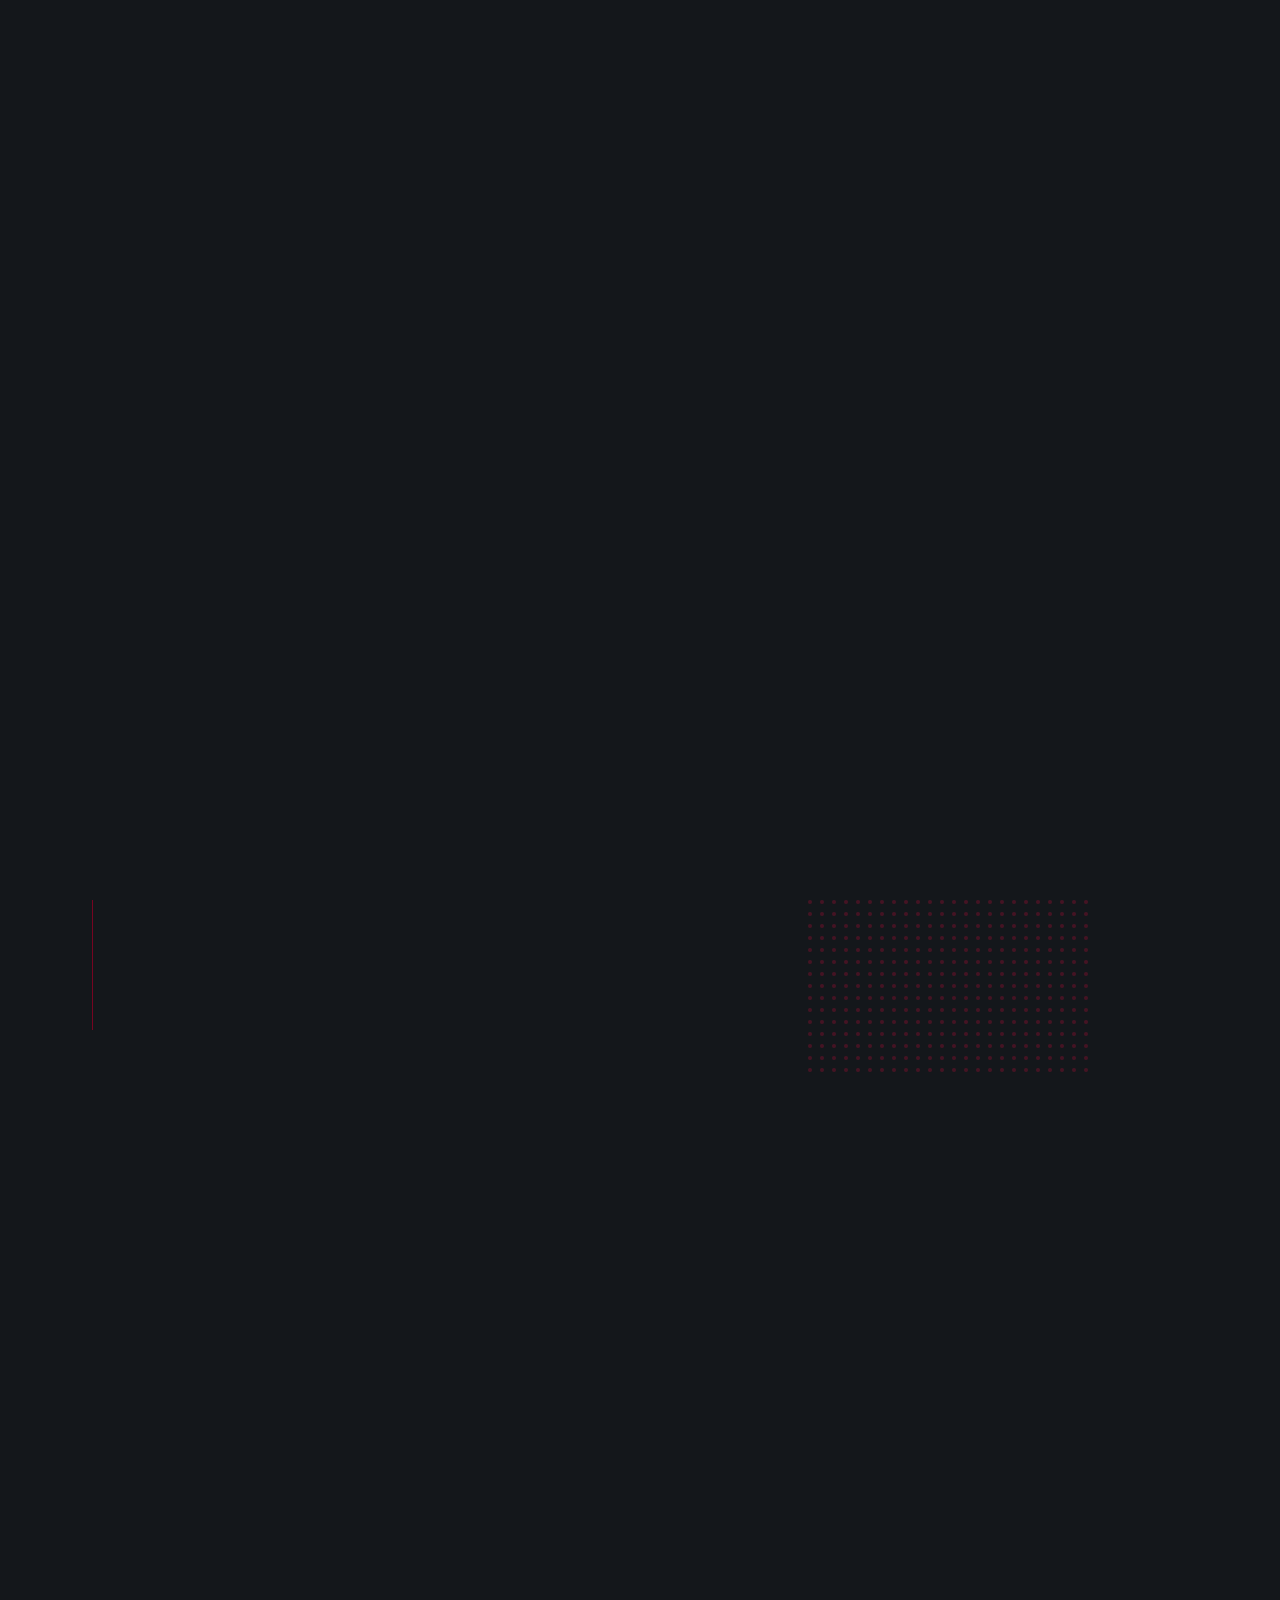
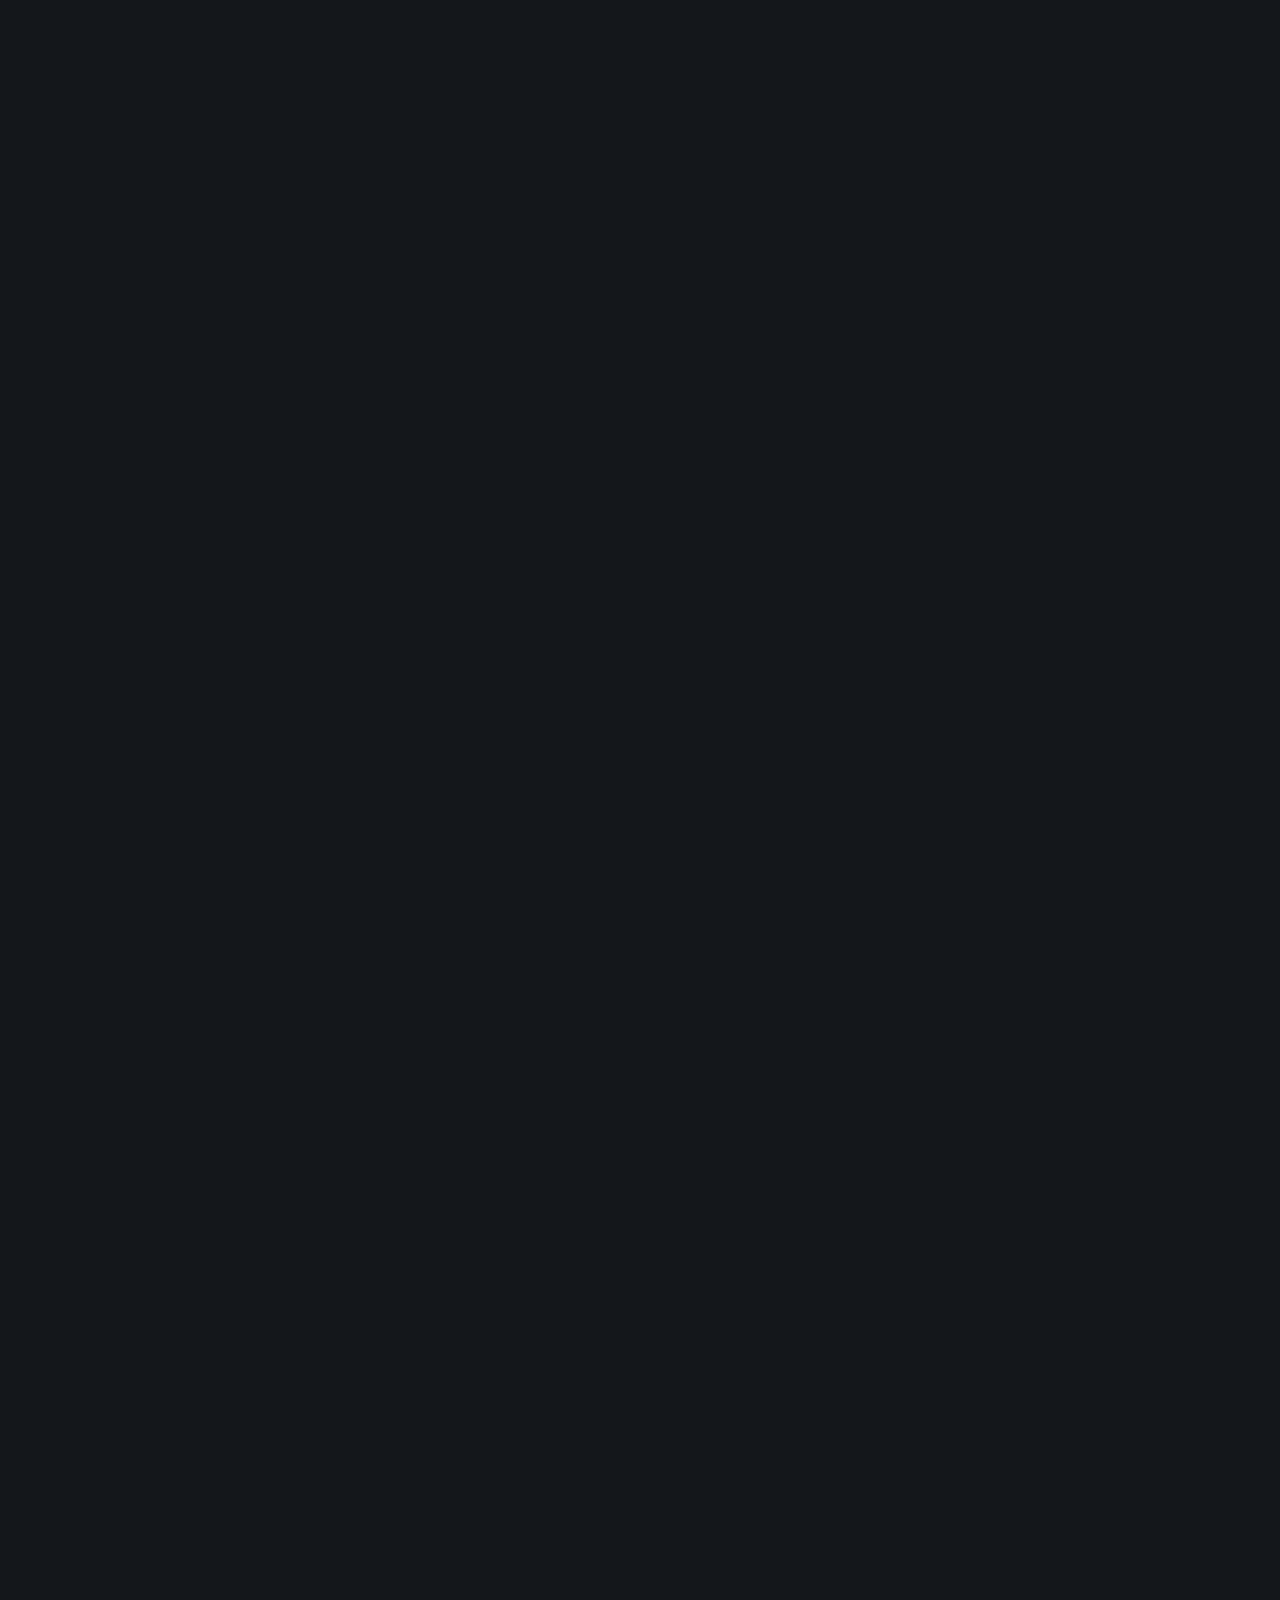
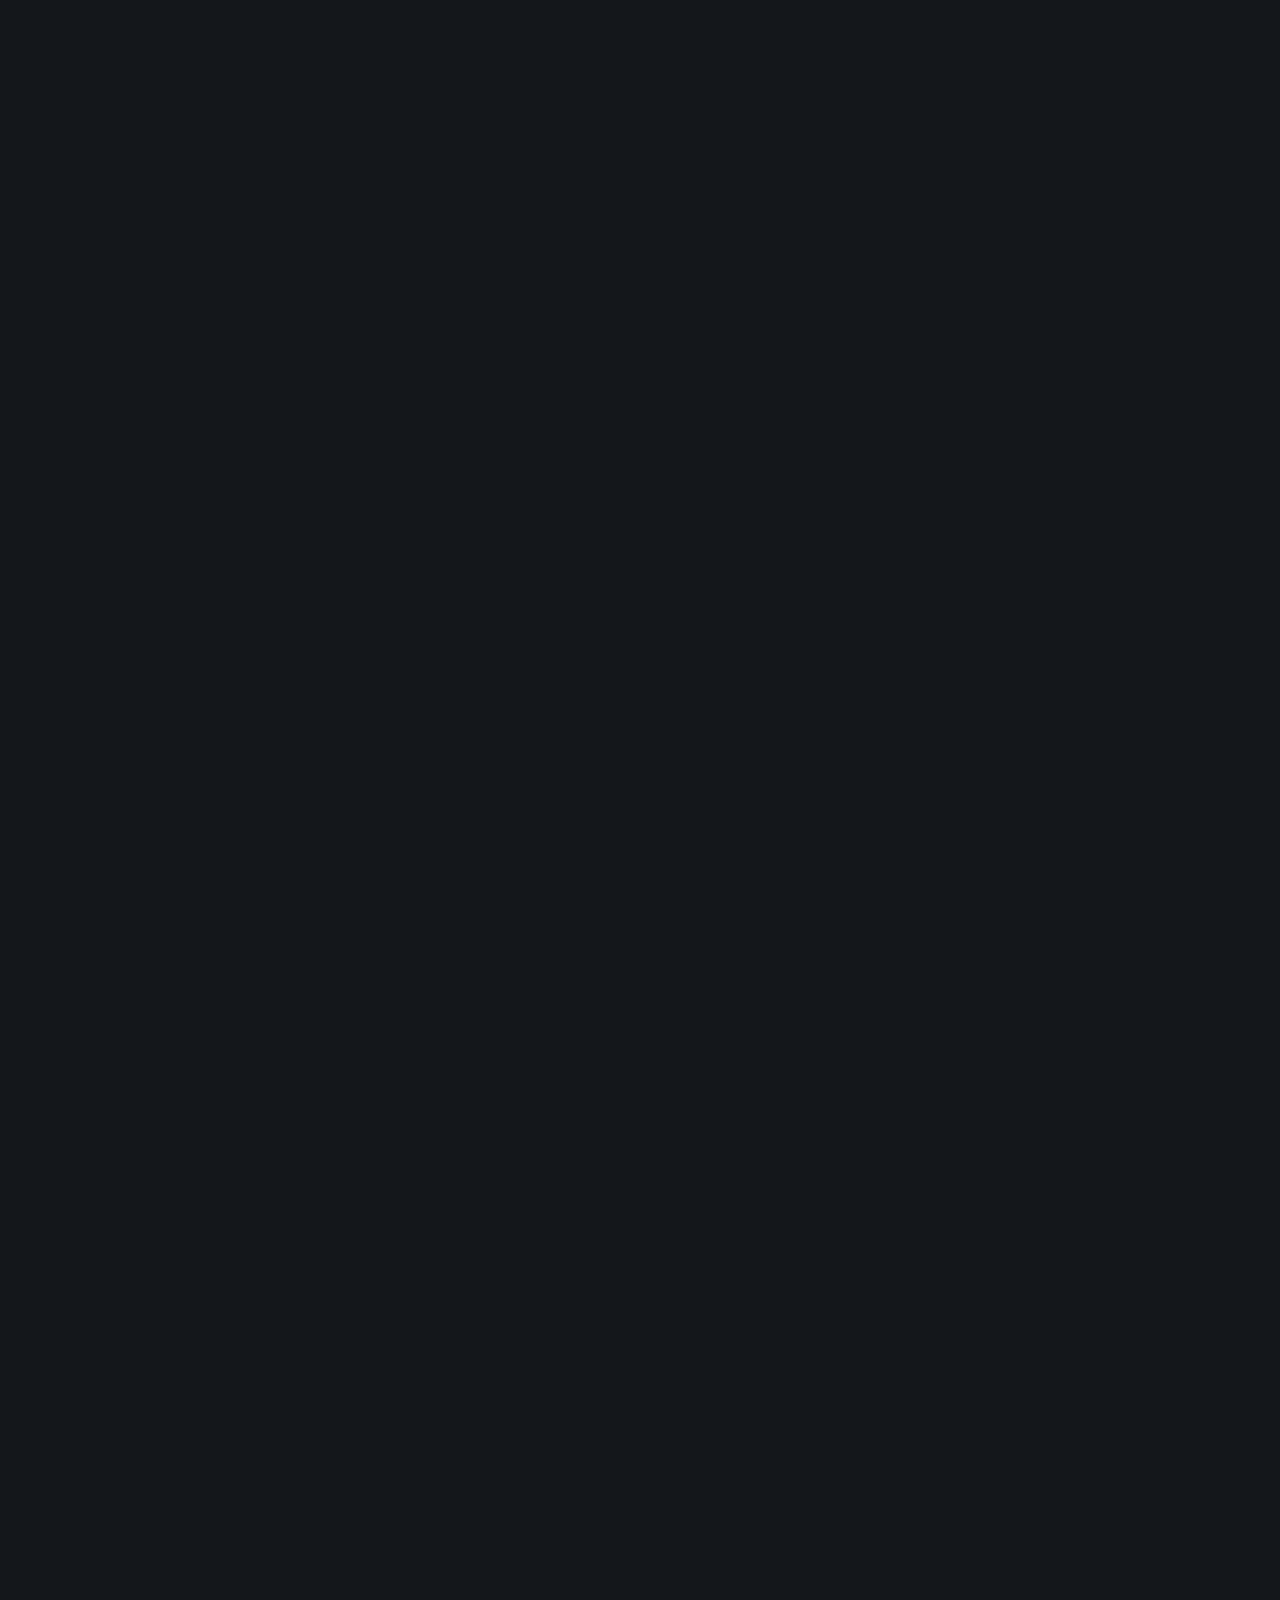
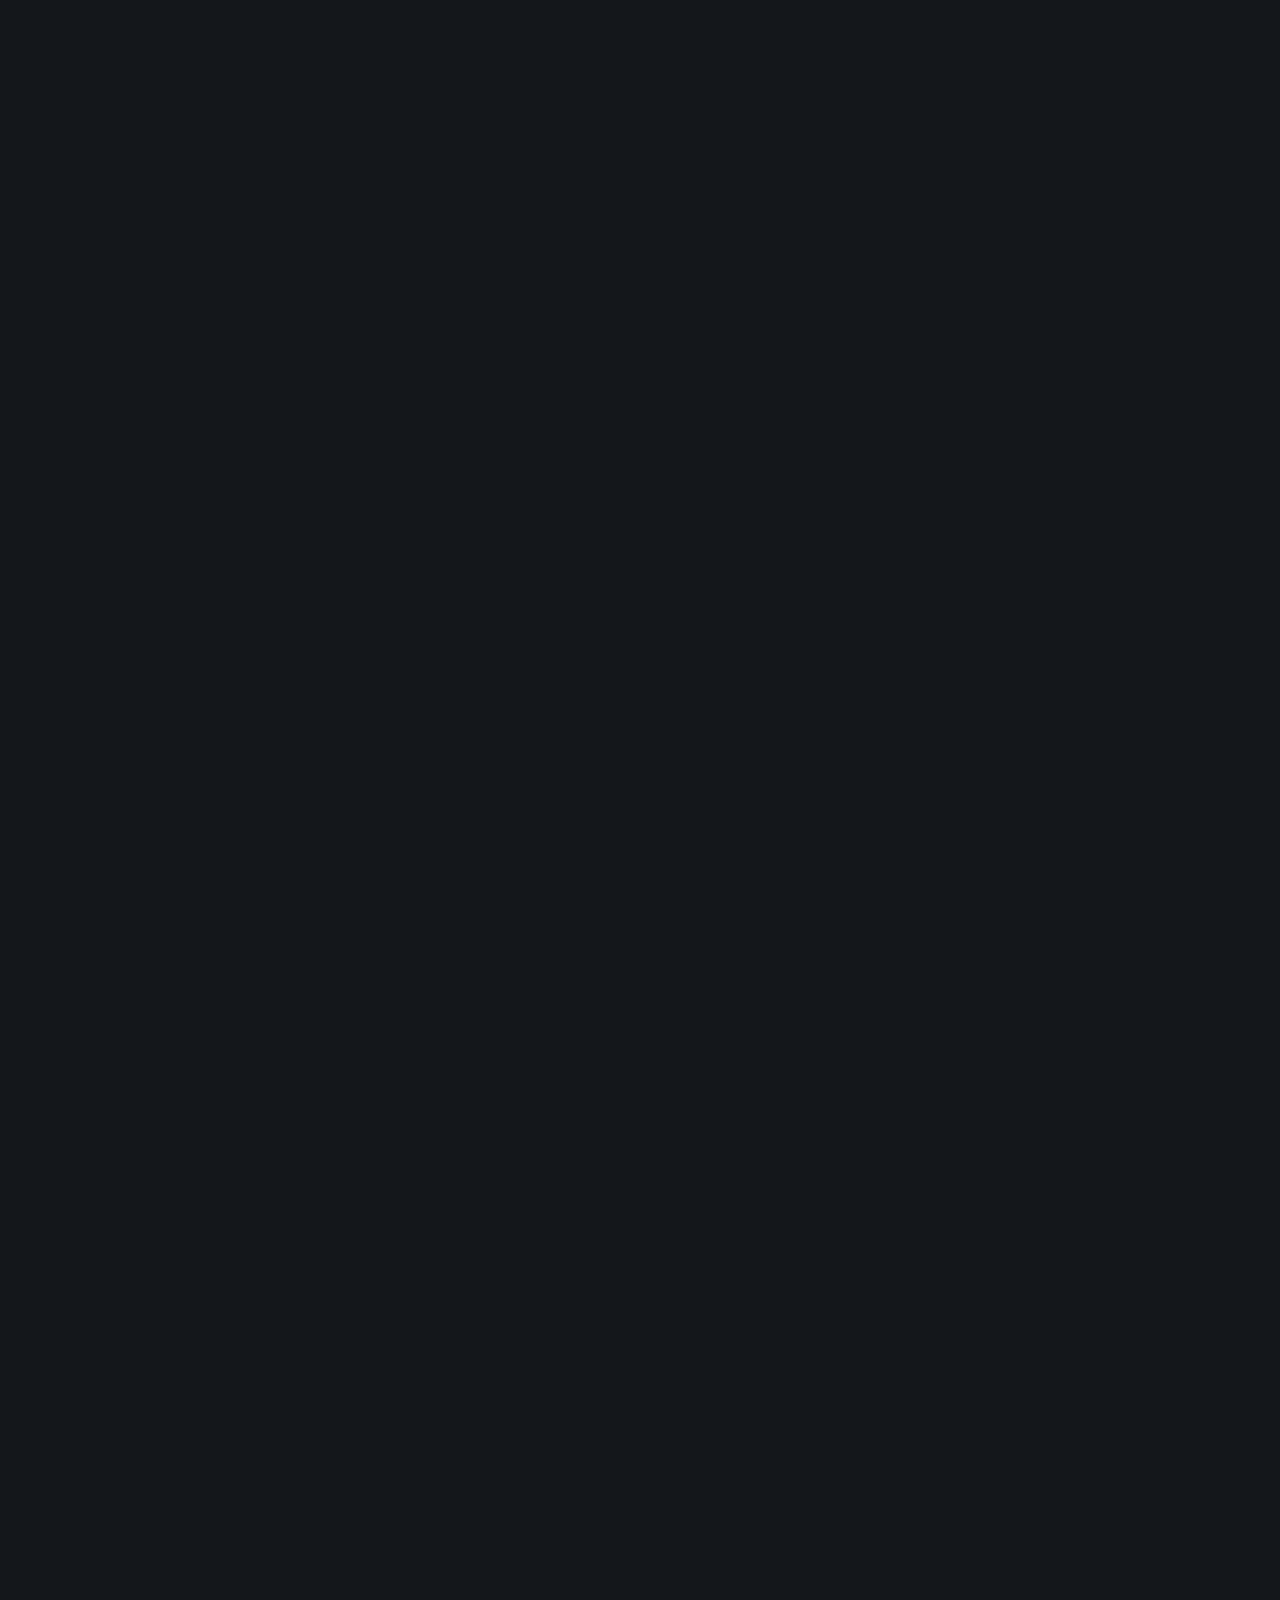
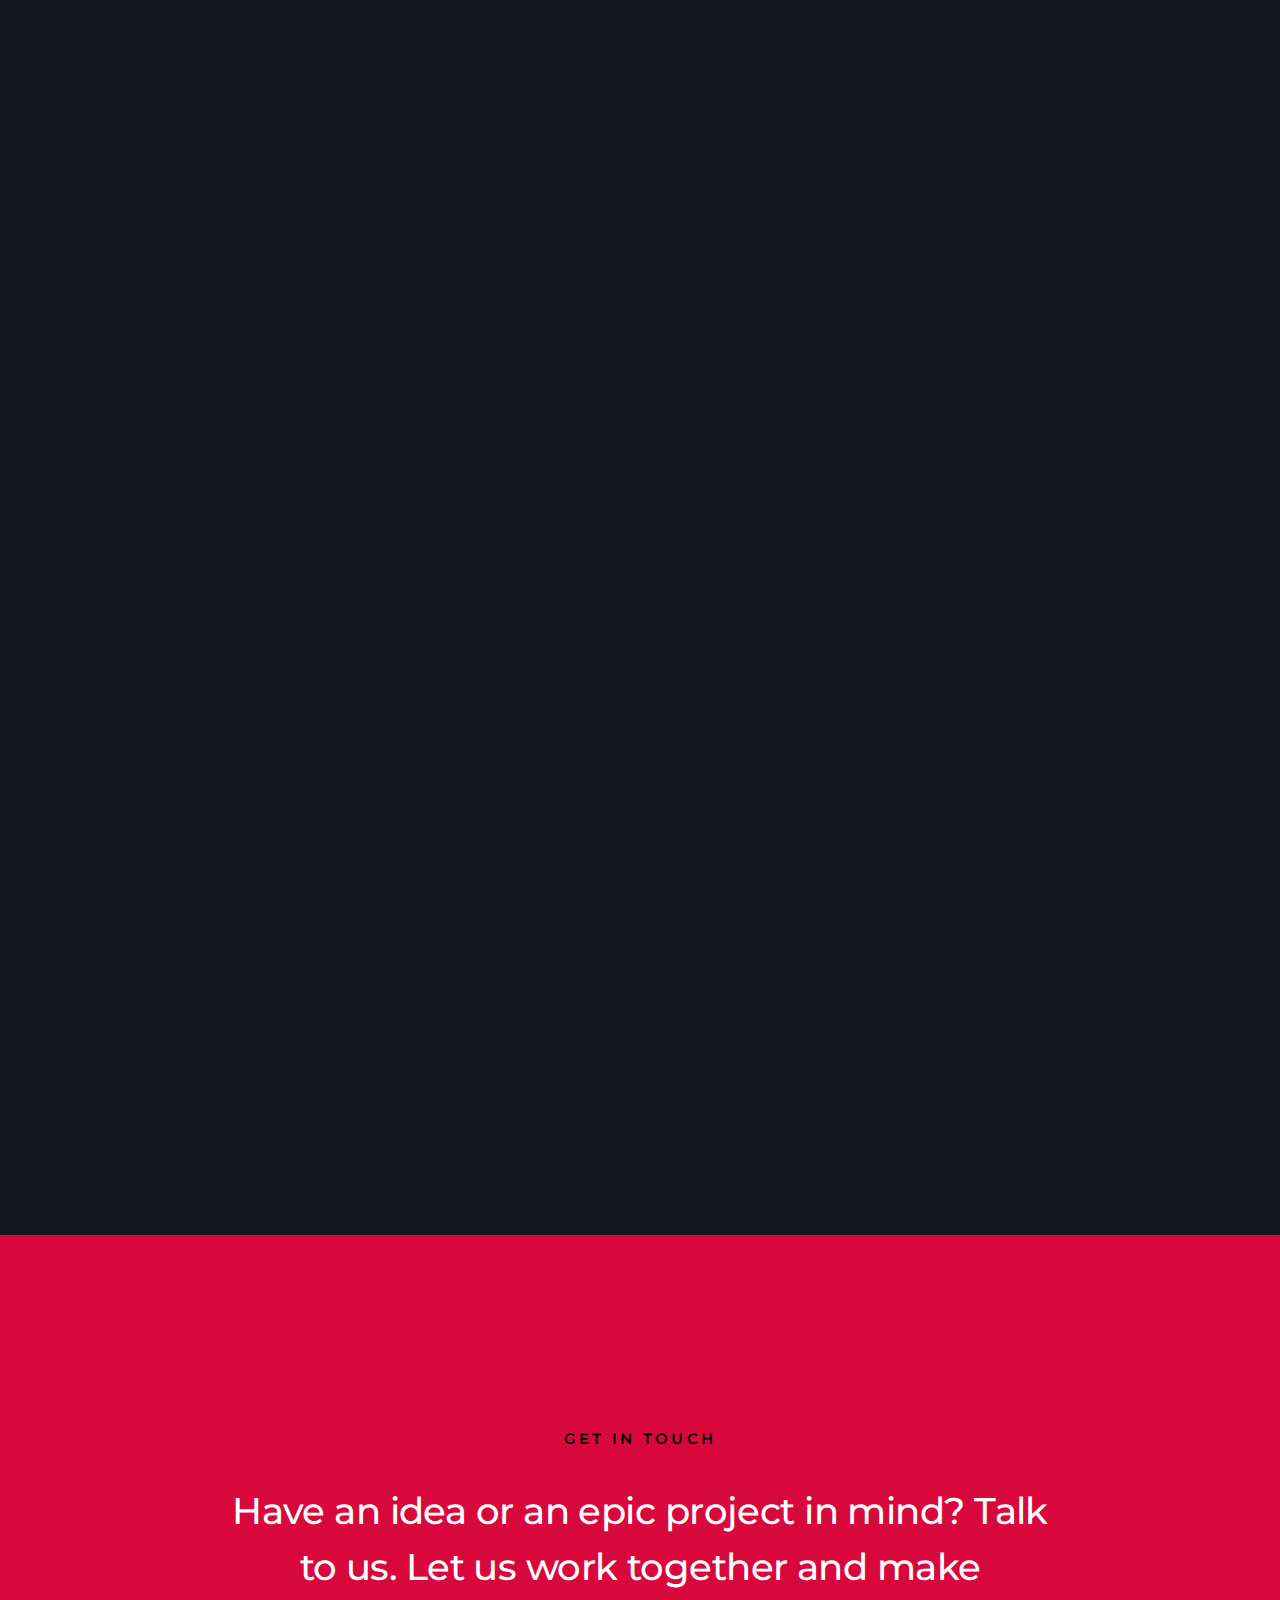
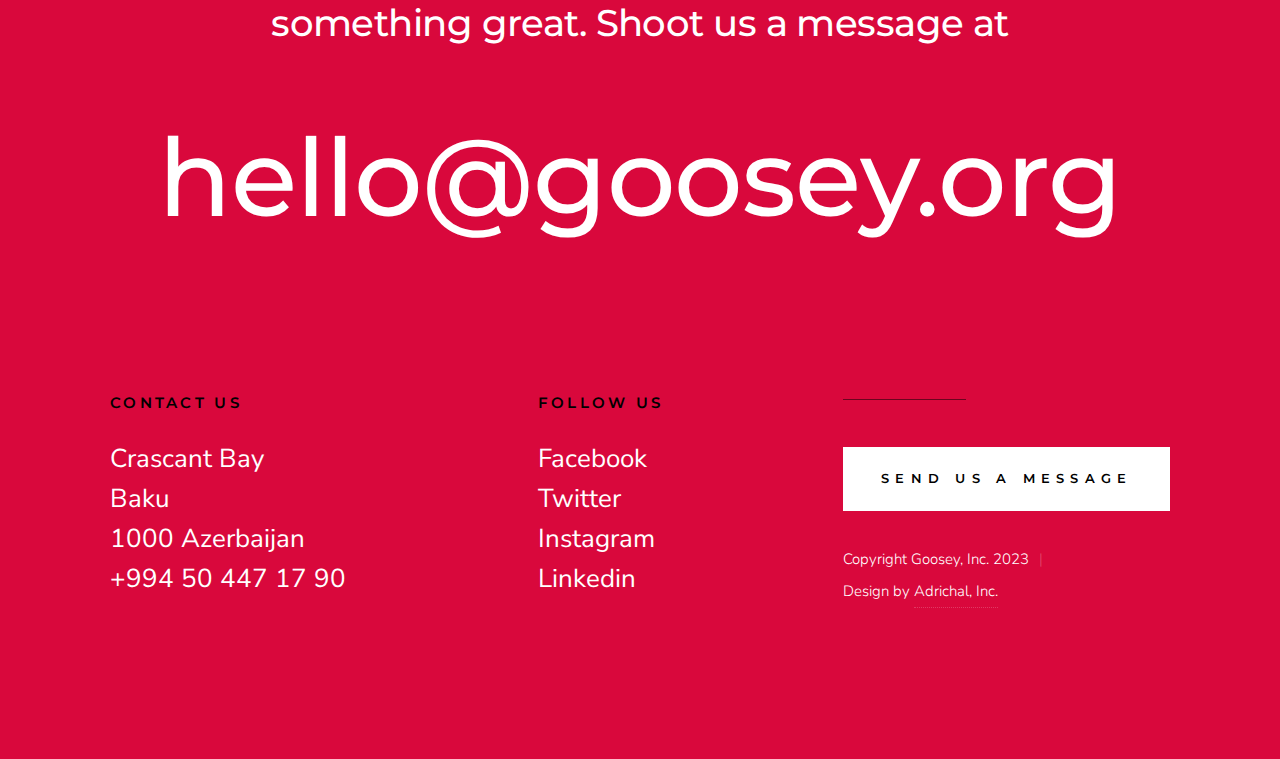
<file: index.html>
<!DOCTYPE html>
<html class="no-js" lang="en">
<head>

    <!--- basic page needs
    ================================================== -->
    <meta charset="utf-8">
    <title>Goosey Inc!</title>
    <meta name="description" content="Special solutions for enterprise-level Industry">
    <meta name="author" content="Goosey, Inc!">

    <!-- mobile specific metas
    ================================================== -->
    <meta name="viewport" content="width=device-width, initial-scale=1">

    <!-- CSS
    ================================================== -->
    <link rel="stylesheet" href="css/styles.css">
    <link rel="stylesheet" href="css/vendor.css">

    <!-- script
    ================================================== -->
    <script src="js/modernizr.js"></script>
    <script defer src="js/fontawesome/all.min.js"></script>

    <!-- favicons
    ================================================== -->
    <link rel="apple-touch-icon" sizes="180x180" href="apple-touch-icon.png">
    <link rel="icon" type="image/png" sizes="32x32" href="favicon-32x32.png">
    <link rel="icon" type="image/png" sizes="16x16" href="favicon-16x16.png">
    <link rel="manifest" href="site.webmanifest">

</head>

<body id="top">


    <!-- preloader
    ================================================== -->
    <div id="preloader">
        <div id="loader" class="dots-fade">
            <div></div>
            <div></div>
            <div></div>
        </div>
    </div>


    <!-- header
    ================================================== -->
    <header class="s-header">

        <div class="s-header__logo">
            <a href="index.html">
                <img src="images/logo.png" alt="Homepage">
            </a>
        </div>

        <div class="s-header__content">
    
            <nav class="s-header__nav-wrap">
                <ul class="s-header__nav">
                    <li><a class="smoothscroll" href="#hero" title="Intro">Home</a></li>
                    <li><a class="smoothscroll" href="#about" title="About">About</a></li>
                    <li><a class="smoothscroll" href="#services" title="Services">Specialties</a></li>
                    <li><a class="smoothscroll" href="#portfolio" title="Works">Works</a></li>
                </ul>
            </nav> <!-- end s-header__nav-wrap -->

            <a href="mailto:hello@goosey.org" class="btn btn--primary btn--small">
                <svg xmlns="http://www.w3.org/2000/svg" width="24" height="24" viewBox="0 0 24 24"><path d="M24 0l-6 22-8.129-7.239 7.802-8.234-10.458 7.227-7.215-1.754 24-12zm-15 16.668v7.332l3.258-4.431-3.258-2.901z"/></svg>
                Contact
            </a>

        </div> <!-- end header-content -->

        <a class="s-header__menu-toggle" href="#0"><span>Menu</span></a>

    </header> <!-- end s-header -->


    <!-- hero
    ================================================== -->
    <section id="hero" class="s-hero target-section">

        <div class="s-hero__bg">
            <div class="gradient-overlay"></div>
        </div>

        <div class="row s-hero__content">
            <div class="column">

                <h1>Hello.</h1>
                <div class="s-hero__content-about">

                    <p>
                    We are Goosey, Inc. We like <br>
                    create great brands <br>
                    on different sectors.
                    </p>
    
                    <footer>
                        <div class="s-hero__content-social">
                            <a href="https://facebook.com/GooseyCorp"><i class="fab fa-facebook-f" aria-hidden="true"></i></a>
                            <a href="https://x.com/GooseyInc"><i class="fab fa-twitter" aria-hidden="true"></i></a>
                            <a href="https://instagram.com/GooseyInc"><i class="fab fa-instagram" aria-hidden="true"></i></a>
                            <a href="https://linkedin.com/company/gooseyinc"><i class="fab fa-dribbble" aria-hidden="true"></i></a>
                        </div>
                    </footer>
                </div>

            </div>
        </div>

        <div class="s-hero__video">
            <a class="s-hero__video-link" href="https://www.youtube.com/@gooseyinc" data-lity="">
                <svg xmlns="http://www.w3.org/2000/svg" width="24" height="24" viewBox="0 0 24 24"><path d="M21 12l-18 12v-24z"/></svg>
                <span class="s-hero__video-text">Play Video</span>
            </a>
        </div>

        <div class="s-hero__scroll">
            <a href="#about" class="s-hero__scroll-link smoothscroll">
                Scroll Down
            </a>
        </div>

    </section> <!-- end s-hero -->


    <!-- about
    ================================================== -->
    <section id="about" class="s-about">

        <div class="horizontal-line"></div>

        <div class="row">
            <div class="column large-12">

                <div class="section-title" data-num="01" data-aos="fade-up">
                    <h3 class="h6">Get to Know Us</h3>
                </div>

            </div>

            <div class="column large-6 w-900-stack s-about__intro-text">
                <h1 class="display-1" data-aos="fade-up">
                    Goosey, Inc. is a company that has investments in energy storage and many other sectors especially Blockchain and Bitcoin Mining and provides services under different brands.
                </h1>

                <p class="lead" data-aos="fade-up">
                    We started this business by producing mining and mining software. 
                    We moved on to meet energy needs and automation processes. 
                    The process has led us to Linux expertise, DevOps services, and real-time software production. 
                    Today, we continue to grow and create different brands. 
                </p>
            </div>

            <div class="column large-6 w-900-stack s-about__photo-block">
                <div class="s-about__photo" data-aos="fade-up"></div>
            </div>
        </div>

        <div class="row block-large-1-2 block-tab-full s-about__process item-list">
            <div class="column item item-process" data-aos="fade-up">
                <h3 class="item-title">Identify</h3>
                <p>
                Firstly, we define the problem and with a serious engineering background, 
                we address the problem and provide real-world solutions.
                </p>
            </div>
            <div class="column item item-process" data-aos="fade-up">
                <h3 class="item-title">Engineering</h3>
                <p>
                We consider literature review and scientific approaches of experts. 
                We transform the process into an automated process and obtain scientific approaches.
                </p>
            </div>
            <div class="column item item-process" data-aos="fade-up">
                <h3 class="item-title">Solution</h3>
                <p>
                We have a solution-oriented approach.
                We test the solution in virtual and experimental environments.
                When we get the solution and the results, we put it into practice.
                </p>
            </div>
            <div class="column item item-process" data-aos="fade-up">
                <h3 class="item-title">Onsite</h3>
                <p>
                We love being on the field. 
                We engage in engineering applications with a real-time and autonomous approach.
                </p>
            </div>
        </div>

    </section> <!-- end s-about -->


    <!-- services
    ================================================== -->
    <section id="services" class="s-services">

        <div class="row">
            <div class="column large-12">
                <div class="section-title" data-num="02" data-aos="fade-up">
                    <h3 class="h6">Our Specialties</h3>
                </div>
            </div>
            <div class="column large-6 w-900-stack">
                <h1 class="display-1" data-aos="fade-up">
                    We have expertise in many popular areas such as Linux, DevOps, AI and Blockchain. 
                </h1>
            </div>
            <div class="column large-6 w-900-stack">
                <p class="lead" data-aos="fade-up">
                    Our team has extensive expertise in Linux-based systems, having dockerized and optimized a wide range of products across various industries. 
                    We are highly proficient in containerization and orchestration technologies, leveraging tools like Docker and Kubernetes to ensure scalability, reliability, and performance.
                    In DevOps, we emphasize automation, CI/CD best practices, and infrastructure as code, enabling rapid and reliable software delivery. 
                    Our DevOps culture is built around agility, efficiency, and resilience, empowering businesses to innovate faster.
                </p>
            </div>
        </div>

        <div class="row block-large-1-2 block-tab-full s-services__services item-list">
            <div class="column item item-service" data-aos="fade-up">
                <span class="service-icon service-icon--product-design"></span>
                <h3 class="item-title">Brainstorm</h3>
                <p>
                At the core of our company lies a strong engineering mindset. We actively engage in continuous brainstorming and technical deep-dives across Linux, Blockchain, and DevOps disciplines. 
                Our culture is rooted in curiosity, scientific research, and the drive to understand and shape emerging technologies.
                We have advanced expertise in Linux environments and containerization, consistently dockerizing complex systems and deploying them efficiently across scalable infrastructures. 
                Our journey began with blockchain mining, and has since evolved into industry-specific implementations—particularly in the energy sector—where we integrate decentralized technologies with high-impact real-world solutions.
                </p>
            </div>
            <div class="column item item-service" data-aos="fade-up">
                <span class="service-icon service-icon--branding"></span>
                <h3 class="item-title">Full Target</h3>
                <p>
                We are a purpose-driven team with a relentless focus on results. 
                Our approach is grounded in experimentation and scientific rigor—only when data aligns with insight, and our engineering hypotheses are validated through real-world trials, do we move forward with confidence.
                In everything we do—from Linux system design and blockchain architecture to DevOps automation—we apply a methodical mindset. We test, measure, iterate, and refine until the outcome is not just promising, but proven. 
                </p>
            </div>
            <div class="column item item-service" data-aos="fade-up">
                <span class="service-icon service-icon--frontend"></span>
                <h3 class="item-title">Production</h3>
                <p>
                Our expertise goes beyond software—we build real-time, hardware-driven systems powered by Linux at their core. 
                From designing and manufacturing mining devices to developing performance-optimized software for GPU-based computation,
                We specialize in end-to-end solutions that bridge low-level hardware with high-level orchestration.
                </p>
            </div>
            <div class="column item item-service" data-aos="fade-up">
                <span class="service-icon service-icon--research"></span>
                <h3 class="item-title">Education</h3>
                <p>
                We don’t just build cutting-edge solutions—we actively share our knowledge through structured training programs and hands-on workshops. 
                As experts in Linux-based systems, real-time hardware integration, Blockchain infrastructure, and modern DevOps practices.
                We offer tailored educational experiences designed for teams, institutions and industry professionals.
                </p>
            </div>
            <div class="column item item-service" data-aos="fade-up">
                <span class="service-icon service-icon--illustration"></span>
                <h3 class="item-title">Partnership</h3>
                <p>
                Our strength lies not only in our in-house expertise but also in the exceptional ecosystem we've built with our partners and subcontractors. 
                We are proud to collaborate with industry-leading firms and visionary partners who bring specialized skills, deep domain knowledge and unwavering commitment to quality.
                </p>
            </div>
            <div class="column item item-service" data-aos="fade-up">
                <span class="service-icon service-icon--ecommerce"></span>
                <h3 class="item-title">Intelligence</h3>
                <p>
                 We harness the power of artificial intelligence not just as a tool but as a creative partner in engineering smarter, faster and more impactful solutions. 
                 By integrating AI into our workflows, we accelerate ideation, automate complex tasks and uncover insights that fuel innovation.
                </p>
            </div>
        </div>

    </section> <!-- end s-services -->

    <section id="portfolio" class="s-portfolio">

        <div class="row s-porfolio__top">
            <div class="column large-6 w-900-stack">
                <div class="section-title" data-num="03" data-aos="fade-up">
                    <h3 class="h6">Works</h3>
                </div>
            </div>
            <div class="column large-6 w-900-stack">
                <h1 class="display-1" data-aos="fade-up">
                    Here are some of our projects we done lately.
                </h1>
            </div>
        </div> <!-- end s-portfolio__top-->

        <div class="row s-portfolio__list block-large-1-2 block-tab-full collapse">

            <div class="column" data-aos="fade-up">
                <div class="folio-item">
                    <div class="folio-item__thumb">
                        <a class="folio-item__thumb-link" href="images/portfolio/gallery/g-red-wheel.jpg" title="The Red Wheel" data-size="1050x700">
                            <img src="images/portfolio/red-wheel.jpg" 
                                 srcset="images/portfolio/red-wheel.jpg 1x, images/portfolio/red-wheel@2x.jpg 2x" alt="">
                        </a>
                    </div>
                    <div class="folio-item__info">
                        <div class="folio-item__cat">Customer</div>
                        <h4 class="folio-item__title">DIA Holding</h4>
                    </div>
                    <a href="https://www.behance.net/" title="Project Link" class="folio-item__project-link">Project Link</a>
                    <div class="folio-item__caption">
                        <p>We completed the construction of the airport belonging to Azerbaijan Airlines in 18 months.</p>
                    </div>
                </div>
            </div> <!-- end column -->
            <div class="column" data-aos="fade-up">
                <div class="folio-item">
                    <div class="folio-item__thumb">
                        <a class="folio-item__thumb-link" href="images/portfolio/gallery/g-music-life.jpg" title="Music Life" data-size="1050x700">
                            <img src="images/portfolio/music-life.jpg" 
                                 srcset="images/portfolio/music-life.jpg 1x, images/portfolio/music-life@2x.jpg 2x" alt="">
                        </a>
                    </div>
                    <div class="folio-item__info">
                        <div class="folio-item__cat">Customer</div>
                        <h4 class="folio-item__title">Cairo Airport Company</h4>
                    </div>
                    <a href="https://www.behance.net/" title="Project Link" class="folio-item__project-link">Project Link</a>
                    <div class="folio-item__caption">
                        <p>We quickly completed the airport expansion project of Cairo Airport.</p>
                    </div>
                </div>
            </div> <!-- end column -->
            <div class="column" data-aos="fade-up">
                <div class="folio-item">
                    <div class="folio-item__thumb">
                        <a class="folio-item__thumb-link" href="images/portfolio/gallery/g-oi-logo.jpg" Title="OI Logo" data-size="1050x700">
                            <img src="images/portfolio/oi-logo.jpg.jpg" 
                                 srcset="images/portfolio/oi-logo.jpg 1x, images/portfolio/oi-logo@2x.jpg 2x" alt="">
                        </a>
                    </div>
                    <div class="folio-item__info">
                        <div class="folio-item__cat">Customer</div>
                        <h4 class="folio-item__title">MNG Gold</h4>
                    </div>
                    <a href="https://www.behance.net/" title="Project Link" class="folio-item__project-link">Project Link</a>
                    <div class="folio-item__caption">
                        <p>We established the SCADA systems infrastructure of the Gold production refinery in Africa.</p>
                    </div>
                </div>
            </div> <!-- end column -->
            <div class="column" data-aos="fade-up">
                <div class="folio-item">
                    <div class="folio-item__thumb">
                        <a class="folio-item__thumb-link" href="images/portfolio/gallery/g-corrugated-sheets.jpg" title="Corrugated Sheets" data-size="1050x700">
                            <img src="images/portfolio/corrugated-sheets.jpg" 
                                 srcset="images/portfolio/corrugated-sheets.jpg 1x, images/portfolio/corrugated-sheets@2x.jpg 2x" alt="">
                        </a>
                    </div>
                    <div class="folio-item__info">
                        <div class="folio-item__cat">Customer</div>
                        <h4 class="folio-item__title">EXPO 2016</h4>
                    </div>
                    <a href="https://www.behance.net/" title="Project Link" class="folio-item__project-link">Project Link</a>
                    <div class="folio-item__caption">
                        <p>We designed the entire infrastructure architecture of EXPO 2016 fair held in Antalya city.</p>
                    </div>
                </div>
            </div> <!-- end column -->
            <div class="column" data-aos="fade-up">
                <div class="folio-item">
                    <div class="folio-item__thumb">
                        <a class="folio-item__thumb-link" href="images/portfolio/gallery/g-woodcraft.jpg" title="Sand Dunes" data-size="1050x700">
                            <img src="images/portfolio/woodcraft.jpg" 
                                 srcset="images/portfolio/woodcraft.jpg 1x, images/portfolio/woodcraft@2x.jpg 2x" alt="">
                        </a>
                    </div>
                    <div class="folio-item__info">
                        <div class="folio-item__cat">Customer</div>
                        <h4 class="folio-item__title">Justice Department in Azerbaijan</h4>
                    </div>
                    <a href="https://www.behance.net/" title="Project Link" class="folio-item__project-link">
                        Project Link
                    </a>
                    <div class="folio-item__caption">
                        <p>We developed and put into use an electronic-handcuff system for Government of Azerbaijan.</p>
                    </div>
                </div>
            </div> <!-- end column -->
            <div class="column" data-aos="fade-up">
                <div class="folio-item">
                    <div class="folio-item__thumb">
                        <a class="folio-item__thumb-link" href="images/portfolio/gallery/g-lamp.jpg" title="The Lamp" data-size="1050x700">
                            <img src="images/portfolio/lamp.jpg" 
                                 srcset="images/portfolio/lamp.jpg 1x, images/portfolio/lamp@2x.jpg 2x" alt="">
                        </a>
                    </div>
                    <div class="folio-item__info">
                        <div class="folio-item__cat">Customer</div>
                        <h4 class="folio-item__title">Ethermine</h4>
                    </div>
                    <a href="https://www.behance.net/" title="Project Link" class="folio-item__project-link">Project Link</a>
                    <div class="folio-item__caption">
                        <p>We built Ethereum mining farms for Ethereum and enabled thousands of miners to work.</p>
                    </div>
                </div>
            </div> <!-- end column -->

        </div> <!-- folio-list -->

    </section> <!-- end s-portfolio -->


    <!-- clients
    ================================================== -->
    <div id="clients" class="section s-clients">

        <div class="row narrower s-clients__top h-text-center">
            <div class="column">
                <h1 class="display-1" data-aos="fade-up">
                We have had the priveledge with working with
                some of the largest and most iconic brands
                </h1>
            </div>
        </div> <!-- s-clients__top -->

        <div class="row clients-outer">
            <div class="column">
                <div class="clients" data-aos="fade-up">
                    
                    <a href="https://azal.az" title="" class="clients__slide"><img src="images/icons/clients/dropbox.svg" /></a>
                    <a href="https://arup.com" title="" class="clients__slide"><img src="images/icons/clients/atom.svg" /></a>
                    <a href="https://ethermine.org" title="" class="clients__slide"><img src="images/icons/clients/github.svg" /></a>
                    <a href="https://www.mnggold.com" title="" class="clients__slide"><img src="images/icons/clients/redhat.svg" /></a>
                    <a href="https://limak.com.tr" title="" class="clients__slide"><img src="images/icons/clients/medium.svg" /></a>
                    <a href="https://ethpool.org" title="" class="clients__slide"><img src="images/icons/clients/messenger.svg" /></a>
                    <a href="https://meta.com" title="" class="clients__slide"><img src="images/icons/clients/steam.svg" /></a>
                    <a href="https://www.rosatom.ru" title="" class="clients__slide"><img src="images/icons/clients/spotify.svg" /></a>
                     
                </div> <!-- end clients -->
            </div> <!-- end column -->
        </div> <!-- end clients-outer -->

        <div class="row testimonials collapse">

            <div class="column large-12">

                <div class="testimonial-slider" data-aos="fade-up">

                    <div class="testimonial-slider__slide">
                        <p>
                        Goosey, Inc. working with gave us incredible skills..
                        </p>
                        <div class="testimonial-slider__author">
                            <img src="images/avatars/user-02.jpg" alt="Author image" class="testimonial-slider__avatar">
                            <cite class="testimonial-slider__cite">
                                <strong>Founder</strong>
                                <span>Bitfly</span>
                            </cite>
                        </div>
                    </div> <!-- end testimonials__slide -->
    
                    <div class="testimonial-slider__slide">
                        <p>
                        We were able to solve every problem in the airport systems immediately on site.
                        </p>
                        <div class="testimonial-slider__author">
                            <img src="images/avatars/user-01.jpg" alt="Author image" class="testimonial-slider__avatar">
                            <cite class="testimonial-slider__cite">
                                <strong>Cihangir Askerov</strong>
                                <span>AZAL</span>
                            </cite>
                        </div>
                    </div> <!-- end testimonials__slide -->
    
                    <div class="testimonial-slider__slide">
                        <p>
                        Goosey Inc. was successful in rapidly implementing DevOps processes in electronic clamp systems.
                        </p>
                        <div class="testimonial-slider__author">
                            <img src="images/avatars/user-04.jpg" alt="Author image" class="testimonial-slider__avatar">
                            <cite class="testimonial-slider__cite">
                                <strong>Hikmat Abdullayev</strong>
                                <span>IDRAK</span>
                            </cite>
                        </div>
                    </div> <!-- end testimonials__slide -->
    
                    <div class="testimonial-slider__slide">
                        <p>
                        We achieved a smooth transition to the SCADA system in our mining areas.
                        </p>
                        <div class="testimonial-slider__author">
                            <img src="images/avatars/user-05.jpg" alt="Author image" class="testimonial-slider__avatar">
                            <cite class="testimonial-slider__cite">
                                <strong>Serhan Umurhan</strong>
                                <span>MNG Gold</span>
                            </cite>
                        </div>
                    </div> <!-- end testimonials__slide -->

                </div> <!-- end testimonial slider -->
                
            </div> <!-- end column -->

        </div> <!-- end row -->


    </div> <!-- end s-clients -->


    <!-- contact
    ================================================== -->
    <section class="s-contact">

        <div class="row narrower s-contact__top h-text-center">
            <div class="column">
                <h3 class="h6">Get In Touch</h3>
                <h1 class="display-1">
                Have an idea or an epic project in mind? Talk to
                us. Let us work together and make something great.
                Shoot us a message at
                </h1>
            </div>
        </div> <!-- s-footer__top -->

        <div class="row h-text-center">
            <div class="column">
                <p class="s-contact__email">
                    <a href="mailto:hello@goosey.org">hello@goosey.org</a>
                </p>
            </div>
        </div>

    </section>  <!-- end s-contact -->


    <!-- footer
    ================================================== -->
    <footer class="s-footer">
        <div class="row row-y-top">

            <div class="column large-8 medium-12">
                <div class="row">
                    <div class="column large-7 tab-12 s-footer__block">
                        <h4 class="h6">Contact Us</h4>
        
                        <p>
                        Crascant Bay <br>
                        Baku <br>
                        1000 Azerbaijan <br>
                        <a href="tel:994-50-4471790">+994 50 447 17 90</a>
                        </p>
                    </div>
        
                    <div class="column large-5 tab-12 s-footer__block">
                        <h4 class="h6">Follow Us</h4 class="h6">
        
                        <ul class="s-footer__list">
                            <li><a href="https://facebook.com/GooseyCorp">Facebook</a></li>
                            <li><a href="https://x.com/GooseyInc">Twitter</a></li>
                            <li><a href="https://instagram.com/GooseyInc">Instagram</a></li>
                            <li><a href="https://www.linkedin.com/company/gooseyinc">Linkedin</a></li>
                        </ul>
                    </div>
                </div>
            </div>

            <div class="column large-4 medium-12 s-footer__block--end">
                <a href="mailto:hello@goosey.org" class="btn h-full-width">Send us a message</a>

                <div class="ss-copyright">
                    <span>Copyright Goosey, Inc. 2023</span> 
                    <span>Design by <a href="https://adrichal.org">Adrichal, Inc.</a></span>
                </div>
            </div>

            <div class="ss-go-top">
                <a class="smoothscroll" title="Back to Top" href="#top">
                    top
                </a>
            </div> <!-- end ss-go-top -->

        </div>
    </footer>
    

    <!-- photoswipe background
    ================================================== -->
    <div aria-hidden="true" class="pswp" role="dialog" tabindex="-1">

        <div class="pswp__bg"></div>
        <div class="pswp__scroll-wrap">

            <div class="pswp__container">
                <div class="pswp__item"></div>
                <div class="pswp__item"></div>
                <div class="pswp__item"></div>
            </div>

            <div class="pswp__ui pswp__ui--hidden">
                <div class="pswp__top-bar">
                    <div class="pswp__counter"></div><button class="pswp__button pswp__button--close" title="Close (Esc)"></button> <button class="pswp__button pswp__button--share" title=
                    "Share"></button> <button class="pswp__button pswp__button--fs" title="Toggle fullscreen"></button> <button class="pswp__button pswp__button--zoom" title=
                    "Zoom in/out"></button>
                    <div class="pswp__preloader">
                        <div class="pswp__preloader__icn">
                            <div class="pswp__preloader__cut">
                                <div class="pswp__preloader__donut"></div>
                            </div>
                        </div>
                    </div>
                </div>
                <div class="pswp__share-modal pswp__share-modal--hidden pswp__single-tap">
                    <div class="pswp__share-tooltip"></div>
                </div><button class="pswp__button pswp__button--arrow--left" title="Previous (arrow left)"></button> <button class="pswp__button pswp__button--arrow--right" title=
                "Next (arrow right)"></button>
                <div class="pswp__caption">
                    <div class="pswp__caption__center"></div>
                </div>
            </div>

        </div>

    </div> <!-- end photoSwipe background -->


    <!-- Java Script
    ================================================== -->
    <script src="js/jquery-3.2.1.min.js"></script>
    <script src="js/plugins.js"></script>
    <script src="js/main.js"></script>

</body>

</html>
</file>
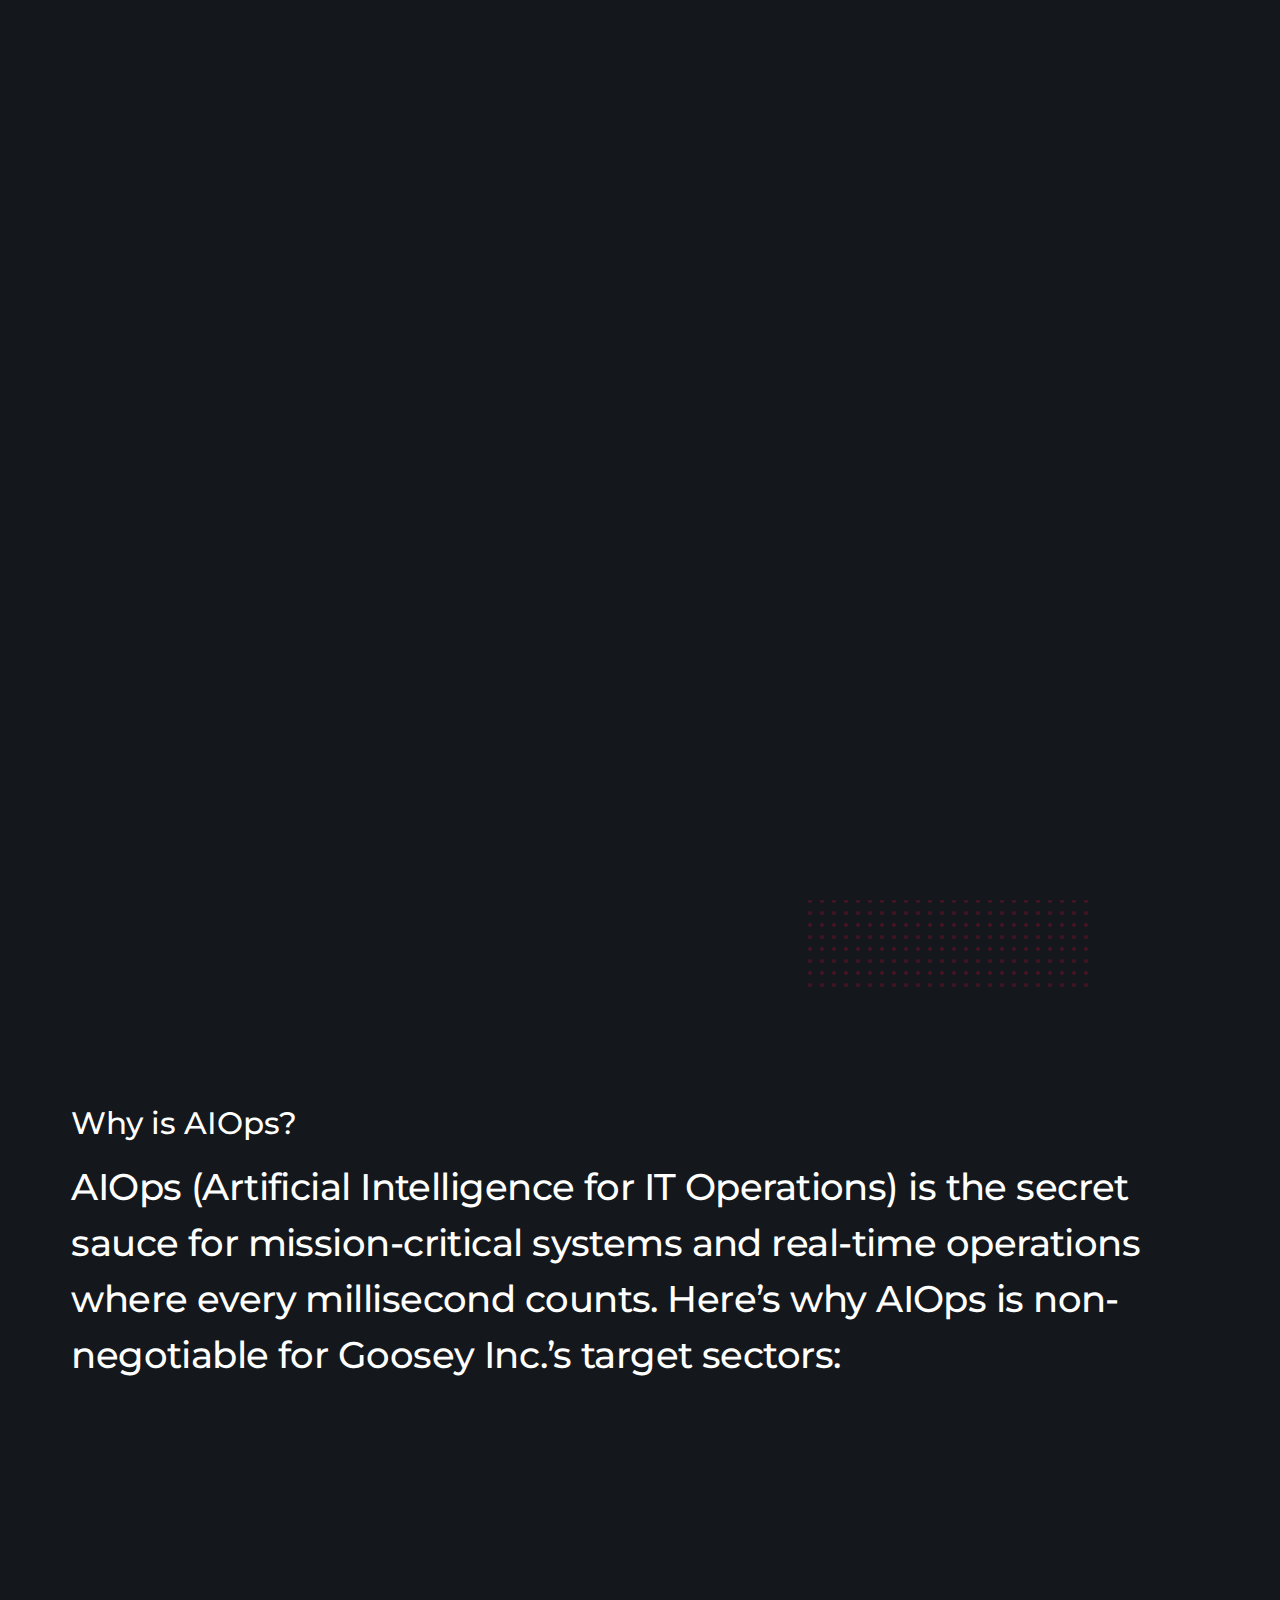
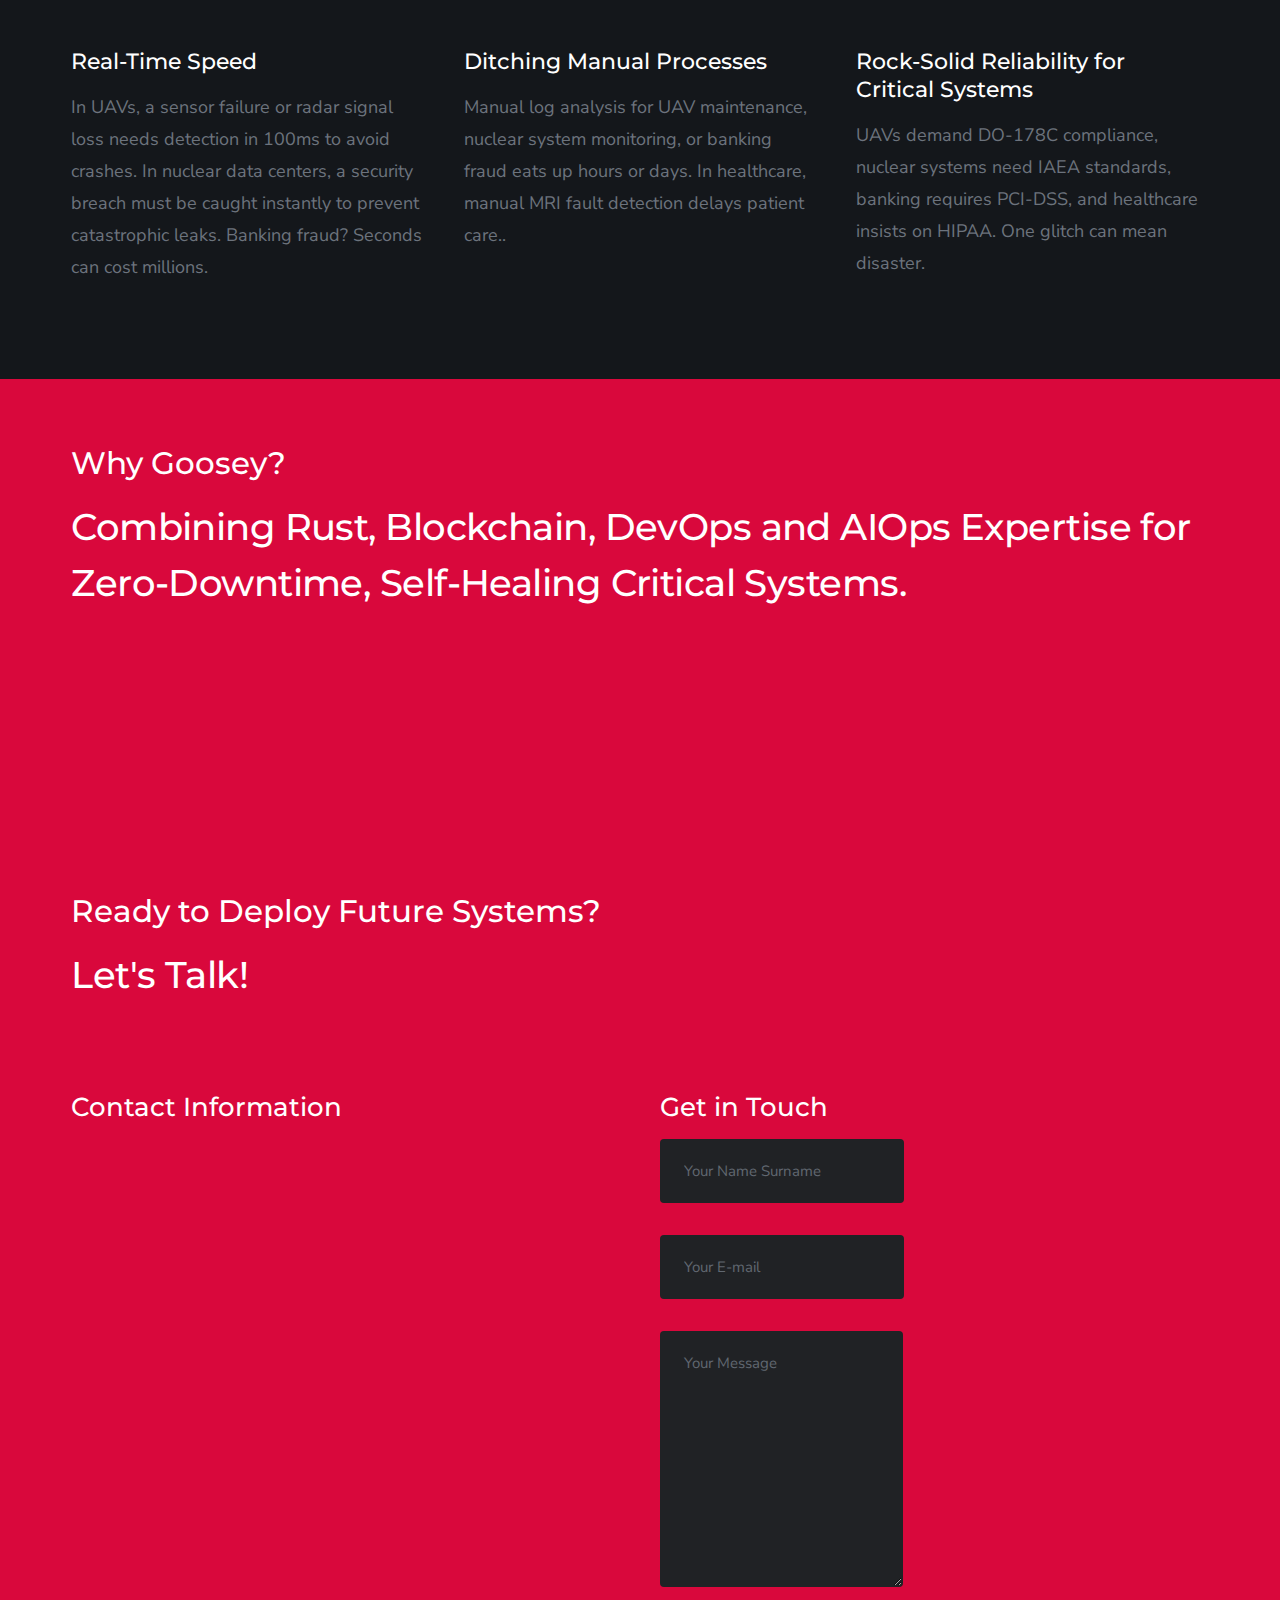
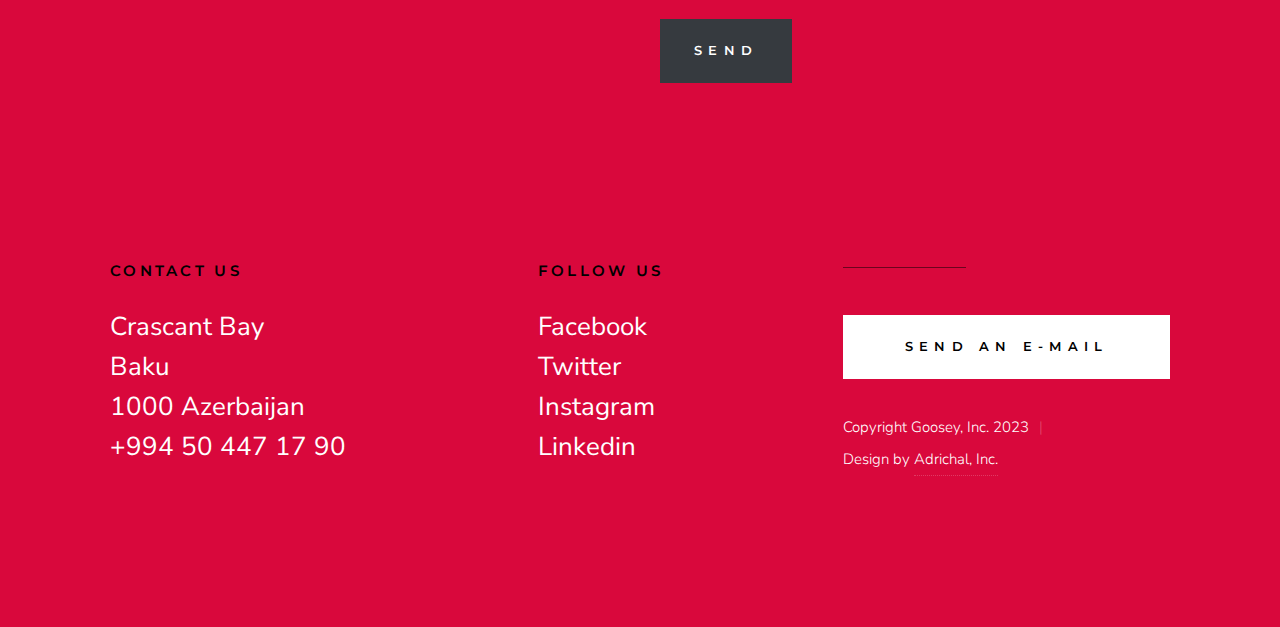
<file: aiops.html>
<!DOCTYPE html>
<html class="no-js" lang="en">
<head>

<!-- SEO -->
<meta charset="UTF-8">
<title>Goosey Inc | AIOps for Aviation, Healthcare and Finance</title>
<meta name="viewport" content="width=device-width, initial-scale=1.0">
<meta name="description" content="Goosey AIOps: Critical system management with AI-based anomaly detection, auto-healing and predictive automation.">
<meta name="keywords" content="aiops, enterprise software, devops">
<meta name="author" content="Goosey, Inc.">
<meta name="robots" content="index, follow">
    <meta name="viewport" content="width=device-width, initial-scale=1, maximum-scale=1">

<!-- Open Graph / Facebook -->
<meta property="og:type" content="website">
<meta property="og:title" content="Goosey, Inc. – Redefining Infrastructure: from Nuclear core to Blockchain code.">
<meta property="og:description" content="Redefining digital infrastructure with blockchain and nuclear-powered data solutions.">
<meta property="og:image" content="https://goosey.org/images/logo.png">
<meta property="og:url" content="https://goosey.org">
<meta property="og:site_name" content="Goosey Inc!">

<!-- Twitter Card -->
<meta name="twitter:card" content="summary_large_image">
<meta name="twitter:site" content="@gooseyinc">
<meta name="twitter:title" content="Goosey, Inc.">
<meta name="twitter:description" content="Redefining Infrastructure: from Nuclear core to Blockchain code.">
<meta name="twitter:image" content="https://goosey.org/images/logo.png">

<!-- Favicon -->
<link rel="icon" href="/favicon.ico" type="image/x-icon">

    <!-- mobile specific metas
    ================================================== -->
    <meta name="viewport" content="width=device-width, initial-scale=1">

    <!-- CSS
    ================================================== -->
    <link rel="stylesheet" href="css/styles.css">
    <link rel="stylesheet" href="css/vendor.css">

    <!-- script
    ================================================== -->
    <script src="js/modernizr.js"></script>
    <script defer src="js/fontawesome/all.min.js"></script>
	
	<!-- Favicons -->
<link rel="apple-touch-icon" sizes="180x180" href="apple-touch-icon.png">
<link rel="icon" type="image/png" sizes="32x32" href="favicon-32x32.png">
<link rel="icon" type="image/png" sizes="16x16" href="favicon-16x16.png">
<link rel="manifest" href="site.webmanifest">
<link rel="shortcut icon" href="favicon.ico">
</head>

<body id="top">


    <!-- preloader
    ================================================== -->
    <div id="preloader">
        <div id="loader" class="dots-fade">
            <div></div>
            <div></div>
            <div></div>
        </div>
    </div>


    <!-- header
    ================================================== -->
    <header class="s-header">

        <div class="s-header__logo">
            <a href="index.html">
                <img src="images/logo.png" alt="Homepage">
            </a>
        </div>

        <div class="s-header__content">
    
            <nav class="s-header__nav-wrap">
                <ul class="s-header__nav">
                    <li><a href="https://goosey.org/#hero" title="Intro">Home</a></li>
                    <li><a href="https://goosey.org/#about" title="About">About</a></li>
					<li><a href="https://goosey.org/aiops.html" title="AIOps">AIOps</a></li>
                    <li><a href="https://goosey.org/#services" title="Services">Specialties</a></li>
                    <li><a href="https://goosey.org/#portfolio" title="Works">Works</a></li>
                </ul>
            </nav> <!-- end s-header__nav-wrap -->

 <a href="#" class="btn btn--primary btn--small" id="openModalBtn">
    <svg xmlns="http://www.w3.org/2000/svg" width="24" height="24"><path d="M24 0l-6 22-8.129-7.239 7.802-8.234-10.458 7.227-7.215-1.754 24-12zm-15 16.668v7.332l3.258-4.431-3.258-2.901z"/></svg>
    Send Message
</a>

<div class="modal" id="contactModal">
    <div class="modal-content">
        <span class="close">&times;</span>
        <h2>Send Message</h2>
        <form action="https://formsubmit.co/hello@goosey.org" method="POST">
		  <!-- hidden set -->
		<input type="hidden" name="_captcha" value="false">
		<input type="hidden" name="_next" value="https://goosey.org/thanks.html">
            <input type="text" name="name" placeholder="Your Name Surname" required>
            <input type="email" name="email" placeholder="Your E-mail" required>
            <textarea name="message" placeholder="Your Message" required></textarea>
            <button type="submit">Send</button>
        </form>
    </div>
</div>

        </div> <!-- end header-content -->

        <a class="s-header__menu-toggle" href="#0"><span>Menu</span></a>

    </header> <!-- end s-header -->
	
<section id="aiops" class="s-about">
    <div class="row hero-content">
        <div class="column hero-image">
            <img src="images/aiops.jpeg" alt="Goosey AIOps for Critical Systems">
        </div>
        <div class="column hero-text">
            <h1 class="display-1" data-aos="fade-up">Automate the Impossible. Goosey: AI for Critical Systems.</h1>
            <p class="lead" data-aos="fade-up">We bring AIOps to aviation, healthcare, and finance — automating incidents before they even happen.</p>
            <a class="btn btn--stroke" href="#contact">Get a Demo</a>
        </div>
    </div>
</section>

    <section id="aiops-about" class="s-about target-section">
        <div class="row section-header has-bottom-sep">
            <div class="column large-12">
                <h3 class="subhead">Why is AIOps?</h3>
                <h1 class="display-1">
                    AIOps (Artificial Intelligence for IT Operations) is the secret sauce for mission-critical systems and real-time operations where every millisecond counts. 
					Here’s why AIOps is non-negotiable for Goosey Inc.’s target sectors:
                </h1>
            </div>
        </div>
    </section>

    <section id="aiops-industries" class="s-services target-section">
        <div class="row services-list block-large-1-3 block-medium-1-2 block-tab-full">
            <div class="column services-item">
                <h5>Real-Time Speed</h5>
                <p>In UAVs, a sensor failure or radar signal loss needs detection in 100ms to avoid crashes. In nuclear data centers, a security breach must be caught instantly to prevent catastrophic leaks. Banking fraud? Seconds can cost millions.</p>
            </div>
            <div class="column services-item">
                <h5>Ditching Manual Processes</h5>
                <p>Manual log analysis for UAV maintenance, nuclear system monitoring, or banking fraud eats up hours or days. In healthcare, manual MRI fault detection delays patient care..</p>
            </div>
            <div class="column services-item">
                <h5>Rock-Solid Reliability for Critical Systems</h5>
                <p>UAVs demand DO-178C compliance, nuclear systems need IAEA standards, banking requires PCI-DSS, and healthcare insists on HIPAA. One glitch can mean disaster.</p>
            </div>
        </div>
    </section>

    <section id="aiops-differentiator" class="s-testimonials target-section">
        <div class="row section-header has-bottom-sep">
            <div class="column large-12">
                <h3 class="subhead">Why Goosey?</h3>
                <h1 class="display-1">
                    Combining Rust, Blockchain, DevOps and AIOps Expertise for Zero-Downtime, Self-Healing Critical Systems.
                </h1>
            </div>
        </div>
    </section>

    <section id="contact" class="s-contact target-section">
        <div class="row section-header has-bottom-sep">
            <div class="column large-12">
                <h3 class="subhead">Ready to Deploy Future Systems?</h3>
                <h1 class="display-1">Let's Talk!</h1>
            </div>
        </div>

        <div class="row contact-main">
            <div class="column large-6 tab-full">
                <h4>Contact Information</h4>
                <p class="lead" data-aos="fade-up">hello@goosey.org<br>+90 532 387 81 55</p>
            </div>
            <div class="column large-6 tab-full">
                <h4>Get in Touch</h4>
                      <form action="https://formsubmit.co/hello@goosey.org" method="POST">
		  <!-- hidden set -->
		<input type="hidden" name="_captcha" value="false">
		<input type="hidden" name="_next" value="https://goosey.org/thanks.html">
            <input type="text" name="name" placeholder="Your Name Surname" required>
            <input type="email" name="email" placeholder="Your E-mail" required>
            <textarea name="message" placeholder="Your Message" required></textarea>
            <button type="submit">Send</button>
        </form>
            </div>
        </div>
    </section>

  <footer class="s-footer">
        <div class="row row-y-top">

            <div class="column large-8 medium-12">
                <div class="row">
                    <div class="column large-7 tab-12 s-footer__block">
                        <h4 class="h6">Contact Us</h4>
        
                        <p>
                        Crascant Bay <br>
                        Baku <br>
                        1000 Azerbaijan <br>
                        <a href="tel:994-50-4471790">+994 50 447 17 90</a>
                        </p>
                    </div>
        
                    <div class="column large-5 tab-12 s-footer__block">
                        <h4 class="h6">Follow Us</h4 class="h6">
        
                        <ul class="s-footer__list">
                            <li><a href="https://facebook.com/GooseyCorp">Facebook</a></li>
                            <li><a href="https://x.com/GooseyInc">Twitter</a></li>
                            <li><a href="https://instagram.com/GooseyInc">Instagram</a></li>
                            <li><a href="https://www.linkedin.com/company/gooseyinc">Linkedin</a></li>
                        </ul>
                    </div>
                </div>
            </div>

            <div class="column large-4 medium-12 s-footer__block--end">
                <a href="mailto:hello@goosey.org" class="btn h-full-width">Send an e-mail</a>

                <div class="ss-copyright">
                    <span>Copyright Goosey, Inc. 2023</span> 
                    <span>Design by <a href="https://adrichal.org">Adrichal, Inc.</a></span>
                </div>
            </div>

            <div class="ss-go-top">
                <a class="smoothscroll" title="Back to Top" href="#top">
                    top
                </a>
            </div> <!-- end ss-go-top -->

        </div>
    </footer>

  <!-- Java Script
    ================================================== -->
    <script src="js/jquery-3.2.1.min.js"></script>
    <script src="js/plugins.js"></script>
    <script src="js/main.js"></script>
	<script src="js/mail.js"></script>

</body>
</html>
</file>
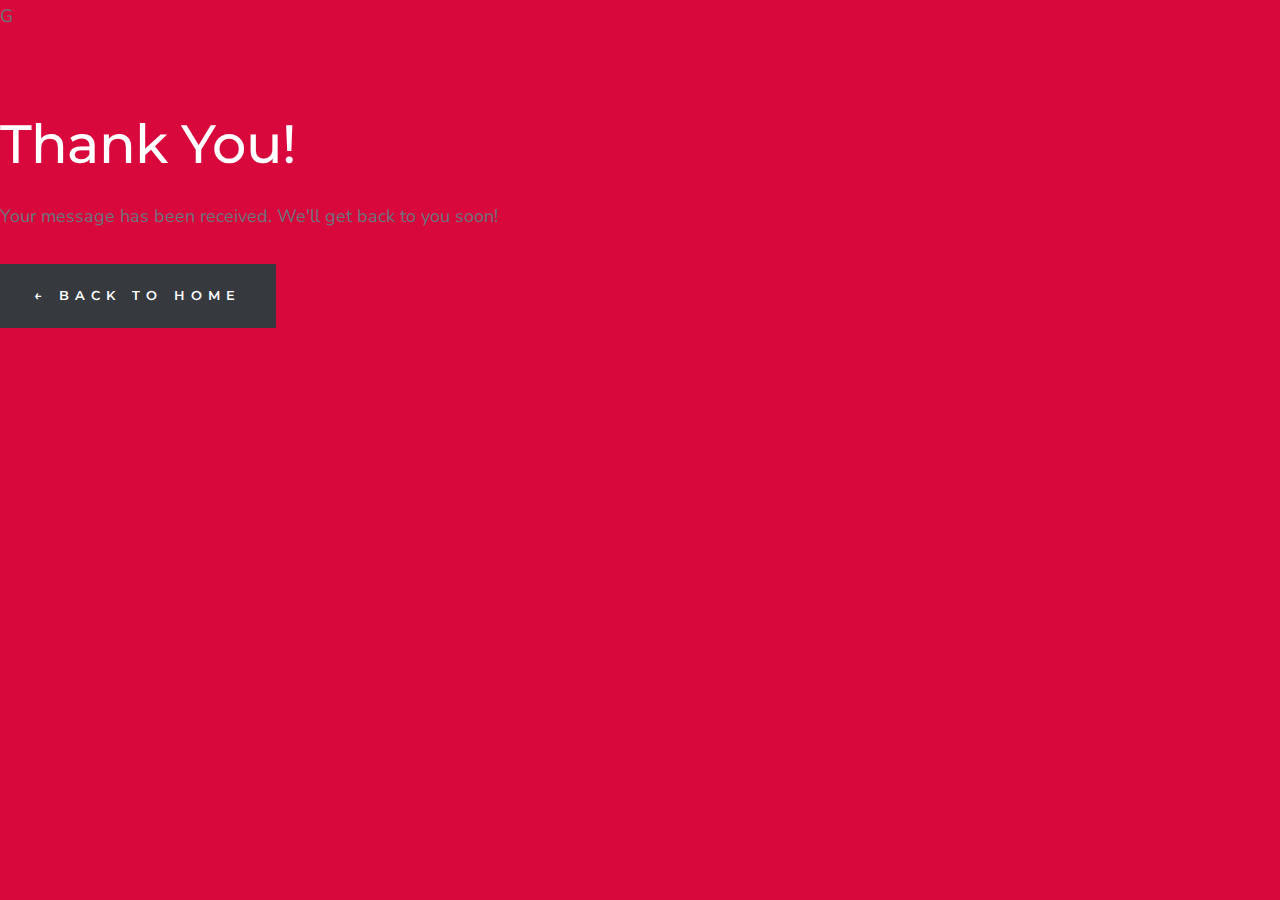
<file: thanks.html>
<!DOCTYPE html>
<html lang="en">
<head>
  <meta charset="UTF-8" />
  <meta name="viewport" content="width=device-width, initial-scale=1.0" />
  <title>Goosey Inc. | Thank You</title>
  <meta name="description" content="Thank you for reaching out! We appreciate your message and will respond shortly.">
  <link rel="stylesheet" href="css/styles.css" />
</head>
<body>
  <div class="container">
    <!-- red G logo -->
    <div class="logo">
      <div class="logo-letter">G</div>
    </div>

    <h1 class="thank-you-message">Thank You!</h1>
    <p class="thank-you-message">Your message has been received. We'll get back to you soon!</p>
    <a href="/" class="btn">← Back to Home</a>
  </div>
</body>
</html>
</file>
<file: css/styles.css>
/* =================================================================== 
 * Flare Main Stylesheet
 * Template Ver. 1.0.0
 * 03-19-2020
 * ------------------------------------------------------------------
 *
 * TOC:
 * # settings and variables
 *      ## fonts
 *      ## colors
 *      ## vertical spacing and typescale
 *      ## grid variables
 * # normalize
 * # basic/base setup styles
 *      ## media
 *      ## typography resets
 *      ## links
 *      ## inputs
 * # Grid v3.0.0
 *      ## medium screen devices
 *      ## tablets
 *      ## mobile devices
 *      ## small mobile devices <= 400px
 * # block grids
 *      ## block grids - medium screen devices
 *      ## block grids - tablets
 *      ## block grids - mobile devices
 *      ## block grids - small mobile devices <= 400px
 * # MISC
 * # custom grid, block grid STACK breakpoints 
 * # base style overrides
 *      ## links
 * # typography & general theme styles
 *      ## lists
 *      ## responsive video container
 *      ## floated image
 *      ## tables
 *      ## spacing
 * # preloader
 * # forms 
 *      ## style placeholder text
 *      ## change autocomplete styles in Chrome
 * # buttons
 * # additional components
 *      ## additional typo styles
 *      ## skillbars
 *      ## alert box
 * # common and reusable styles
 *      ## item list 
 *      ## slick slider 
 * # site header
 *      ## header logo
 *      ## main navigation
 *      ## mobile menu toggle
 *      ## header contact button
 * # hero
 *      ## hero content
 *      ## hero video
 *      ## hero scroll
 *      ## animate intro content
 *      ## animations
 * # about
 *      ## about photo
 *      ## about process
 * # services
 * # portfolio
 *      ## portfolio list
 * # clients
 *      ## clients slider
 *      ## testimonials
 * # contact
 * # footer
 *      ## footer block
 *      ## footer list
 *      ## copyright
 *      ## go top
 *
 * ------------------------------------------------------------------ */



/* ===================================================================
 * # settings and variables
 *
 * ------------------------------------------------------------------- */

/* ------------------------------------------------------------------- 
 * ## fonts
 * ------------------------------------------------------------------- */

@import url("https://fonts.googleapis.com/css?family=Montserrat:300,300i,400,400i,500,500i,600,600i,700,700i|Nunito+Sans:300,300i,400,400i,600,600i,700,700i&display=swap");

:root {
    --font-1: "Nunito Sans", sans-serif;
    --font-2: "Montserrat", sans-serif;

    /* monospace
     */
    --font-mono: Consolas, "Andale Mono", Courier, "Courier New", monospace;
}


/* ------------------------------------------------------------------- 
 * ## colors
 * ------------------------------------------------------------------- */
:root {

    /* color-1(#d9083c)
     * color-2(#eb5e55)
     * color-3(#f2d0a4)
     */
    --color-1: hsla(345, 93%, 44%, 1);
    --color-2: hsla(4, 79%, 63%, 1);
    --color-3: hsla(34, 75%, 80%, 1);

    /* theme color variations
     */
    --color-1-lighter: hsla(345, 93%, 64%, 1);
    --color-1-light  : hsla(345, 93%, 54%, 1);
    --color-1-dark   : hsla(345, 93%, 34%, 1);
    --color-1-darker : hsla(345, 93%, 24%, 1);
    --color-2-lighter: hsla(4, 79%, 83%, 1);
    --color-2-light  : hsla(4, 79%, 73%, 1);
    --color-2-dark   : hsla(4, 79%, 53%, 1);
    --color-2-darker : hsla(4, 79%, 43%, 1);

    /* feedback colors
     * color-error(#ffd1d2), color-success(#c8e675), 
     * color-info(#d7ecfb), color-notice(#fff099)
     */
    --color-error          : hsla(359, 100%, 91%, 1);
    --color-success        : hsla(76, 69%, 68%, 1);
    --color-info           : hsla(205, 82%, 91%, 1);
    --color-notice         : hsla(51, 100%, 80%, 1);
    --color-error-content  : hsla(359, 50%, 50%, 1);
    --color-success-content: hsla(76, 29%, 28%, 1);
    --color-info-content   : hsla(205, 32%, 31%, 1);
    --color-notice-content : hsla(51, 30%, 30%, 1);

    /* shades 
     * generated using 
     * Tint & Shade Generator 
     * (https://maketintsandshades.com/)
     */
    --color-black  : #000000;
    --color-gray-19: #0b0b0c;
    --color-gray-18: #161719;
    --color-gray-17: #202225;
    --color-gray-16: #2b2e32;
    --color-gray-15: #363a3f;
    --color-gray-14: #41454b;
    --color-gray-13: #4c5158;
    --color-gray-12: #565c64;
    --color-gray-11: #616871;
    --color-gray-10: #6c737d;
    --color-gray-9 : #7b818a;
    --color-gray-8 : #898f97;
    --color-gray-7 : #989da4;
    --color-gray-6 : #a7abb1;
    --color-gray-5 : #b6b9be;
    --color-gray-4 : #c4c7cb;
    --color-gray-3 : #d3d5d8;
    --color-gray-2 : #e2e3e5;
    --color-gray-1 : #f0f1f2;
    --color-white  : #ffffff;

    /* text
     */
    --color-text       : var(--color-gray-10);
    --color-text-dark  : var(--color-white);
    --color-text-light : var(--color-gray-12);
    --color-placeholder: var(--color-gray-11);

    /* buttons
     */
    --color-btn                   : var(--color-gray-15);
    --color-btn-text              : var(--color-white);
    --color-btn-hover             : var(--color-white);
    --color-btn-hover-text        : var(--color-black);
    --color-btn-primary           : var(--color-1);
    --color-btn-primary-text      : var(--color-white);
    --color-btn-primary-hover     : var(--color-white);
    --color-btn-primary-hover-text: var(--color-black);
    --color-btn-stroke            : var(--color-white);
    --color-btn-stroke-text       : var(--color-white);
    --color-btn-stroke-hover      : var(--color-white);
    --color-btn-stroke-hover-text : var(--color-black);

    /* others
     */
    --color-body  : var(--color-1);
    --color-bg    : #14171B;
    --color-border: var(--color-gray-17);
}


/* ------------------------------------------------------------------- 
 * ## vertical spacing and typescale
 * ------------------------------------------------------------------- */
:root {

    /* spacing
     * base font size: 18px 
     * vertical space unit : 32px
     */
    --base-size     : 62.5%;
    --base-font-size: 1.8rem;
    --space         : 3.2rem;

    /* vertical spacing 
     */
    --vspace-0_25: calc(0.25 * var(--space));
    --vspace-0_5 : calc(0.5 * var(--space));
    --vspace-0_75: calc(0.75 * var(--space));
    --vspace-1   : calc(var(--space));
    --vspace-1_25: calc(1.25 * var(--space));
    --vspace-1_5 : calc(1.5 * var(--space));
    --vspace-1_75: calc(1.75 * var(--space));
    --vspace-2   : calc(2 * var(--space));
    --vspace-2_5 : calc(2.5 * var(--space));
    --vspace-3   : calc(3 * var(--space));
    --vspace-3_5 : calc(3.5 * var(--space));
    --vspace-4   : calc(4 * var(--space));

    /* type scale
     * ratio 1:2 | base: 18px
     * -------------------------------------------------------
     *
     * --text-display-3 = (77.40px)
     * --text-display-2 = (64.50px)
     * --text-display-1 = (53.75px)
     * --text-xxxl      = (44.79px)
     * --text-xxl       = (37.32px)
     * --text-xl        = (31.10px)
     * --text-lg        = (25.92px)
     * --text-md        = (21.60px)
     * --text-size      = (18.00px) BASE
     * --text-sm        = (15.00px)
     * --text-xs        = (12.50px)
     *
     * -------------------------------------------------------
     */
    --text-scale-ratio: 1.2;
    --text-size       : var(--base-font-size);
    --text-xs         : calc((var(--text-size) / var(--text-scale-ratio)) / var(--text-scale-ratio));
    --text-sm         : calc(var(--text-xs) * var(--text-scale-ratio));
    --text-md         : calc(var(--text-sm) * var(--text-scale-ratio) * var(--text-scale-ratio));
    --text-lg         : calc(var(--text-md) * var(--text-scale-ratio));
    --text-xl         : calc(var(--text-lg) * var(--text-scale-ratio));
    --text-xxl        : calc(var(--text-xl) * var(--text-scale-ratio));
    --text-xxxl       : calc(var(--text-xxl) * var(--text-scale-ratio));
    --text-display-1  : calc(var(--text-xxxl) * var(--text-scale-ratio));
    --text-display-2  : calc(var(--text-display-1) * var(--text-scale-ratio));
    --text-display-3  : calc(var(--text-display-2) * var(--text-scale-ratio));

    /* default button height
     */
    --vspace-btn: var(--vspace-2);
}

/* on mobile devices below 480px
 */
@media screen and (max-width: 480px) {
    :root {
        --base-font-size: 1.6rem;
        --space         : 2.8rem;
    }
}


/* ------------------------------------------------------------------- 
 * ## grid variables
 * ------------------------------------------------------------------- */
:root {

    /* widths for rows and containers
     */
    --width-full    : 100%;
    --width-max     : 1200px;
    --width-wide    : 1400px;
    --width-wider   : 1600px;
    --width-widest  : 1800px;
    --width-narrow  : 1000px;
    --width-narrower: 900px;
    --width-grid-max: var(--width-max);

    /* gutters
     */
    --gutter-lg : 2rem;
    --gutter-md : 1.6rem;
    --gutter-mob: 1rem;
}



/* ==========================================================================
 * # normalize
 * normalize.css v8.0.1 | MIT License |
 * github.com/necolas/normalize.css
 *
 * -------------------------------------------------------------------------- */

/* ------------------------------------------------------------------- 
 * ## document
 * ------------------------------------------------------------------- */

/* 1. Correct the line height in all browsers.
 * 2. Prevent adjustments of font size after orientation changes in iOS.*/

html {
    line-height: 1.15;
    /* 1 */
    -webkit-text-size-adjust: 100%;
    /* 2 */
}

/* ------------------------------------------------------------------- 
 * ## sections
 * ------------------------------------------------------------------- */

/* Remove the margin in all browsers. */

body {
    margin: 0;
}

/* Render the `main` element consistently in IE. */

main {
    display: block;
}

/* Correct the font size and margin on `h1` elements within `section` and
 * `article` contexts in Chrome, Firefox, and Safari. */

h1 {
    font-size: 2em;
    margin: 0.67em 0;
}

/* ------------------------------------------------------------------- 
 * ## grouping
 * ------------------------------------------------------------------- */

/* 1. Add the correct box sizing in Firefox.
 * 2. Show the overflow in Edge and IE. */

hr {
    -webkit-box-sizing: content-box;
    box-sizing: content-box;
    /* 1 */
    height: 0;
    /* 1 */
    overflow: visible;
    /* 2 */
}

/* 1. Correct the inheritance and scaling of font size in all browsers.
 * 2. Correct the odd `em` font sizing in all browsers. */

pre {
    font-family: monospace, monospace;
    /* 1 */
    font-size: 1em;
    /* 2 */
}

/* ------------------------------------------------------------------- 
 * ## text-level semantics
 * ------------------------------------------------------------------- */

/* Remove the gray background on active links in IE 10. */

a {
    background-color: transparent;
}

/* 1. Remove the bottom border in Chrome 57-
 * 2. Add the correct text decoration in Chrome, Edge, IE, Opera, and Safari. */

abbr[title] {
    border-bottom: none;
    /* 1 */
    text-decoration: underline;
    /* 2 */
    -webkit-text-decoration: underline dotted;
    text-decoration: underline dotted;
    /* 2 */
}

/* Add the correct font weight in Chrome, Edge, and Safari. */

b, strong {
    font-weight: bolder;
}

/* 1. Correct the inheritance and scaling of font size in all browsers.
 * 2. Correct the odd `em` font sizing in all browsers. */

code, kbd, samp {
    font-family: monospace, monospace;
    /* 1 */
    font-size: 1em;
    /* 2 */
}

/* Add the correct font size in all browsers. */

small {
    font-size: 80%;
}

/* Prevent `sub` and `sup` elements from affecting the line height in
 * all browsers. */

sub, sup {
    font-size: 75%;
    line-height: 0;
    position: relative;
    vertical-align: baseline;
}

sub {
    bottom: -0.25em;
}

sup {
    top: -0.5em;
}

/* ------------------------------------------------------------------- 
 * ## embedded content
 * ------------------------------------------------------------------- */

/* Remove the border on images inside links in IE 10. */

img {
    border-style: none;
}

/* ------------------------------------------------------------------- 
 * ## forms
 * ------------------------------------------------------------------- */

/* 1. Change the font styles in all browsers.
 * 2. Remove the margin in Firefox and Safari. */

button, input, optgroup, select, textarea {
    font-family: inherit;
    /* 1 */
    font-size: 100%;
    /* 1 */
    line-height: 1.15;
    /* 1 */
    margin: 0;
    /* 2 */
}

/* Show the overflow in IE.
 * 1. Show the overflow in Edge. */

button, input {
    /* 1 */
    overflow: visible;
}

/* Remove the inheritance of text transform in Edge, Firefox, and IE.
 * 1. Remove the inheritance of text transform in Firefox. */

button, select {
    /* 1 */
    text-transform: none;
}

/* Correct the inability to style clickable types in iOS and Safari. */

button, [type="button"], [type="reset"], [type="submit"] {
    -webkit-appearance: button;
}

/* Remove the inner border and padding in Firefox. */

button::-moz-focus-inner, [type="button"]::-moz-focus-inner, [type="reset"]::-moz-focus-inner, [type="submit"]::-moz-focus-inner {
    border-style: none;
    padding: 0;
}

/* Restore the focus styles unset by the previous rule. */

button:-moz-focusring, [type="button"]:-moz-focusring, [type="reset"]:-moz-focusring, [type="submit"]:-moz-focusring {
    outline: 1px dotted ButtonText;
}

/* Correct the padding in Firefox. */

fieldset {
    padding: 0.35em 0.75em 0.625em;
}

/* 1. Correct the text wrapping in Edge and IE.
 * 2. Correct the color inheritance from `fieldset` elements in IE.
 * 3. Remove the padding so developers are not caught out when they zero out
 *    `fieldset` elements in all browsers. */

legend {
    -webkit-box-sizing: border-box;
    box-sizing: border-box;
    /* 1 */
    color: inherit;
    /* 2 */
    display: table;
    /* 1 */
    max-width: 100%;
    /* 1 */
    padding: 0;
    /* 3 */
    white-space: normal;
    /* 1 */
}

/* Add the correct vertical alignment in Chrome, Firefox, and Opera. */

progress {
    vertical-align: baseline;
}

/* Remove the default vertical scrollbar in IE 10+. */

textarea {
    overflow: auto;
}

/* 1. Add the correct box sizing in IE 10.
 * 2. Remove the padding in IE 10. */

[type="checkbox"], [type="radio"] {
    -webkit-box-sizing: border-box;
    box-sizing: border-box;
    /* 1 */
    padding: 0;
    /* 2 */
}

/* Correct the cursor style of increment and decrement buttons in Chrome. */

[type="number"]::-webkit-inner-spin-button, [type="number"]::-webkit-outer-spin-button {
    height: auto;
}

/* 1. Correct the odd appearance in Chrome and Safari.
 * 2. Correct the outline style in Safari. */

[type="search"] {
    -webkit-appearance: textfield;
    /* 1 */
    outline-offset: -2px;
    /* 2 */
}

/* Remove the inner padding in Chrome and Safari on macOS. */

[type="search"]::-webkit-search-decoration {
    -webkit-appearance: none;
}

/* 1. Correct the inability to style clickable types in iOS and Safari.
 * 2. Change font properties to `inherit` in Safari. */

::-webkit-file-upload-button {
    -webkit-appearance: button;
    /* 1 */
    font: inherit;
    /* 2 */
}

/* ------------------------------------------------------------------- 
 * ## interactive
 * ------------------------------------------------------------------- */

/* Add the correct display in Edge, IE 10+, and Firefox. */

details {
    display: block;
}

/* Add the correct display in all browsers. */

summary {
    display: list-item;
}

/* ------------------------------------------------------------------- 
 * ## misc
 * ------------------------------------------------------------------- */

/* Add the correct display in IE 10+. */

template {
    display: none;
}

/* Add the correct display in IE 10. */

[hidden] {
    display: none;
}



/* ===================================================================
 * # basic/base setup styles
 *
 * ------------------------------------------------------------------- */
html {
    font-size: 62.5%;
    -webkit-box-sizing: border-box;
    box-sizing: border-box;
}

*, *::before, *::after {
    -webkit-box-sizing: inherit;
    box-sizing: inherit;
}

body {
    font-weight: normal;
    line-height: 1;
    word-wrap: break-word;
    -moz-font-smoothing: grayscale;
    -moz-osx-font-smoothing: grayscale;
    -webkit-font-smoothing: antialiased;
    -webkit-overflow-scrolling: touch;
    -webkit-text-size-adjust: none;
}


/* ------------------------------------------------------------------- 
 * ## media
 * ------------------------------------------------------------------- */
svg, img, video embed, iframe, object {
    max-width: 100%;
    height: auto;
}


/* ------------------------------------------------------------------- 
 * ## typography resets
 * ------------------------------------------------------------------- */
div, dl, dt, dd, ul, ol, li, h1, h2, h3, h4, h5, h6, pre, form, p, blockquote, th, td {
    margin: 0;
    padding: 0;
}

p {
    font-size: inherit;
    text-rendering: optimizeLegibility;
}

em, i {
    font-style: italic;
    line-height: inherit;
}

strong, b {
    font-weight: bold;
    line-height: inherit;
}

small {
    font-size: 60%;
    line-height: inherit;
}

ol, ul {
    list-style: none;
}

li {
    display: block;
}


/* ------------------------------------------------------------------- 
 * ## links
 * ------------------------------------------------------------------- */
a {
    text-decoration: none;
    line-height: inherit;
}

a img {
    border: none;
}


/* ------------------------------------------------------------------- 
 * ## inputs
 * ------------------------------------------------------------------- */
fieldset {
    margin: 0;
    padding: 0;
}

input[type="email"], 
input[type="number"], 
input[type="search"], 
input[type="text"], 
input[type="tel"], 
input[type="url"], 
input[type="password"], 
textarea {
    -webkit-appearance: none;
    -moz-appearance: none;
    appearance: none;
}



/* ===================================================================
 * # Grid v3.0.0
 *
 *   -----------------------------------------------------------------
 * - Grid breakpoints are based on MAXIMUM WIDTH media queries, 
 *   meaning they apply to that one breakpoint and ALL THOSE BELOW IT.
 * - Grid columns without a specified width will automatically layout 
 *   as equal width columns.
 * ------------------------------------------------------------------- */

/* rows
 * ------------------------------------- */
.row {
    width: 92%;
    max-width: var(--width-grid-max);
    margin: 0 auto;
    display: -ms-flexbox;
    display: -webkit-box;
    display: flex;
    -ms-flex-flow: row wrap;
    -webkit-box-orient: horizontal;
    -webkit-box-direction: normal;
    flex-flow: row wrap;
}

.row .row {
    width: auto;
    max-width: none;
    margin-left: calc(var(--gutter-lg) * -1);
    margin-right: calc(var(--gutter-lg) * -1);
}

/* columns
 * -------------------------------------- */
.column {
    -ms-flex: 1 1 0%;
    -webkit-box-flex: 1;
    flex: 1 1 0%;
    padding: 0 var(--gutter-lg);
}

.collapse>.column, .column.collapse {
    padding: 0;
}

/* flex row containers utility classes
 */
.row.row-wrap {
    -ms-flex-wrap: wrap;
    flex-wrap: wrap;
}

.row.row-nowrap {
    -ms-flex-wrap: none;
    flex-wrap: nowrap;
}

.row.row-y-top {
    -ms-flex-align: start;
    -webkit-box-align: start;
    align-items: flex-start;
}

.row.row-y-bottom {
    -ms-flex-align: end;
    -webkit-box-align: end;
    align-items: flex-end;
}

.row.row-y-center {
    -ms-flex-align: center;
    -webkit-box-align: center;
    align-items: center;
}

.row.row-stretch {
    -ms-flex-align: stretch;
    -webkit-box-align: stretch;
    align-items: stretch;
}

.row.row-baseline {
    -ms-flex-align: baseline;
    -webkit-box-align: baseline;
    align-items: baseline;
}

.row.row-x-left {
    -ms-flex-pack: start;
    -webkit-box-pack: start;
    justify-content: flex-start;
}

.row.row-x-right {
    -ms-flex-pack: end;
    -webkit-box-pack: end;
    justify-content: flex-end;
}

.row.row-x-center {
    -ms-flex-pack: center;
    -webkit-box-pack: center;
    justify-content: center;
}

/* flex item utility alignment classes
 */
.align-center {
    margin: auto;
    -webkit-align-self: center;
    -ms-flex-item-align: center;
    -ms-grid-row-align: center;
    align-self: center;
}

.align-left {
    margin-right: auto;
    -webkit-align-self: center;
    -ms-flex-item-align: center;
    -ms-grid-row-align: center;
    align-self: center;
}

.align-right {
    margin-left: auto;
    -webkit-align-self: center;
    -ms-flex-item-align: center;
    -ms-grid-row-align: center;
    align-self: center;
}

.align-x-center {
    margin-right: auto;
    margin-left: auto;
}

.align-x-left {
    margin-right: auto;
}

.align-x-right {
    margin-left: auto;
}

.align-y-center {
    -webkit-align-self: center;
    -ms-flex-item-align: center;
    -ms-grid-row-align: center;
    align-self: center;
}

.align-y-top {
    -webkit-align-self: flex-start;
    -ms-flex-item-align: start;
    align-self: flex-start;
}

.align-y-bottom {
    -webkit-align-self: flex-end;
    -ms-flex-item-align: end;
    align-self: flex-end;
}

/* large screen column widths 
 */
.large-1 {
    -ms-flex: 0 0 8.33333%;
    -webkit-box-flex: 0;
    flex: 0 0 8.33333%;
    max-width: 8.33333%;
}

.large-2 {
    -ms-flex: 0 0 16.66667%;
    -webkit-box-flex: 0;
    flex: 0 0 16.66667%;
    max-width: 16.66667%;
}

.large-3 {
    -ms-flex: 0 0 25%;
    -webkit-box-flex: 0;
    flex: 0 0 25%;
    max-width: 25%;
}

.large-4 {
    -ms-flex: 0 0 33.33333%;
    -webkit-box-flex: 0;
    flex: 0 0 33.33333%;
    max-width: 33.33333%;
}

.large-5 {
    -ms-flex: 0 0 41.66667%;
    -webkit-box-flex: 0;
    flex: 0 0 41.66667%;
    max-width: 41.66667%;
}

.large-6 {
    -ms-flex: 0 0 50%;
    -webkit-box-flex: 0;
    flex: 0 0 50%;
    max-width: 50%;
}

.large-7 {
    -ms-flex: 0 0 58.33333%;
    -webkit-box-flex: 0;
    flex: 0 0 58.33333%;
    max-width: 58.33333%;
}

.large-8 {
    -ms-flex: 0 0 66.66667%;
    -webkit-box-flex: 0;
    flex: 0 0 66.66667%;
    max-width: 66.66667%;
}

.large-9 {
    -ms-flex: 0 0 75%;
    -webkit-box-flex: 0;
    flex: 0 0 75%;
    max-width: 75%;
}

.large-10 {
    -ms-flex: 0 0 83.33333%;
    -webkit-box-flex: 0;
    flex: 0 0 83.33333%;
    max-width: 83.33333%;
}

.large-11 {
    -ms-flex: 0 0 91.66667%;
    -webkit-box-flex: 0;
    flex: 0 0 91.66667%;
    max-width: 91.66667%;
}

.large-12 {
    -ms-flex: 0 0 100%;
    -webkit-box-flex: 0;
    flex: 0 0 100%;
    max-width: 100%;
}


/* ------------------------------------------------------------------- 
 * ## medium screen devices
 * ------------------------------------------------------------------- */
@media screen and (max-width: 1200px) {
    .row .row {
        margin-left: calc(var(--gutter-md) * -1);
        margin-right: calc(var(--gutter-md) * -1);
    }
    .column {
        padding: 0 var(--gutter-md);
    }
    .medium-1 {
        -ms-flex: 0 0 8.33333%;
        -webkit-box-flex: 0;
        flex: 0 0 8.33333%;
        max-width: 8.33333%;
    }
    .medium-2 {
        -ms-flex: 0 0 16.66667%;
        -webkit-box-flex: 0;
        flex: 0 0 16.66667%;
        max-width: 16.66667%;
    }
    .medium-3 {
        -ms-flex: 0 0 25%;
        -webkit-box-flex: 0;
        flex: 0 0 25%;
        max-width: 25%;
    }
    .medium-4 {
        -ms-flex: 0 0 33.33333%;
        -webkit-box-flex: 0;
        flex: 0 0 33.33333%;
        max-width: 33.33333%;
    }
    .medium-5 {
        -ms-flex: 0 0 41.66667%;
        -webkit-box-flex: 0;
        flex: 0 0 41.66667%;
        max-width: 41.66667%;
    }
    .medium-6 {
        -ms-flex: 0 0 50%;
        -webkit-box-flex: 0;
        flex: 0 0 50%;
        max-width: 50%;
    }
    .medium-7 {
        -ms-flex: 0 0 58.33333%;
        -webkit-box-flex: 0;
        flex: 0 0 58.33333%;
        max-width: 58.33333%;
    }
    .medium-8 {
        -ms-flex: 0 0 66.66667%;
        -webkit-box-flex: 0;
        flex: 0 0 66.66667%;
        max-width: 66.66667%;
    }
    .medium-9 {
        -ms-flex: 0 0 75%;
        -webkit-box-flex: 0;
        flex: 0 0 75%;
        max-width: 75%;
    }
    .medium-10 {
        -ms-flex: 0 0 83.33333%;
        -webkit-box-flex: 0;
        flex: 0 0 83.33333%;
        max-width: 83.33333%;
    }
    .medium-11 {
        -ms-flex: 0 0 91.66667%;
        -webkit-box-flex: 0;
        flex: 0 0 91.66667%;
        max-width: 91.66667%;
    }
    .medium-12 {
        -ms-flex: 0 0 100%;
        -webkit-box-flex: 0;
        flex: 0 0 100%;
        max-width: 100%;
    }
}


/* ------------------------------------------------------------------- 
 * ## tablets
 * ------------------------------------------------------------------- */
@media screen and (max-width: 800px) {
    .row {
        width: 90%;
    }
    .tab-1 {
        -ms-flex: 0 0 8.33333%;
        -webkit-box-flex: 0;
        flex: 0 0 8.33333%;
        max-width: 8.33333%;
    }
    .tab-2 {
        -ms-flex: 0 0 16.66667%;
        -webkit-box-flex: 0;
        flex: 0 0 16.66667%;
        max-width: 16.66667%;
    }
    .tab-3 {
        -ms-flex: 0 0 25%;
        -webkit-box-flex: 0;
        flex: 0 0 25%;
        max-width: 25%;
    }
    .tab-4 {
        -ms-flex: 0 0 33.33333%;
        -webkit-box-flex: 0;
        flex: 0 0 33.33333%;
        max-width: 33.33333%;
    }
    .tab-5 {
        -ms-flex: 0 0 41.66667%;
        -webkit-box-flex: 0;
        flex: 0 0 41.66667%;
        max-width: 41.66667%;
    }
    .tab-6 {
        -ms-flex: 0 0 50%;
        -webkit-box-flex: 0;
        flex: 0 0 50%;
        max-width: 50%;
    }
    .tab-7 {
        -ms-flex: 0 0 58.33333%;
        -webkit-box-flex: 0;
        flex: 0 0 58.33333%;
        max-width: 58.33333%;
    }
    .tab-8 {
        -ms-flex: 0 0 66.66667%;
        -webkit-box-flex: 0;
        flex: 0 0 66.66667%;
        max-width: 66.66667%;
    }
    .tab-9 {
        -ms-flex: 0 0 75%;
        -webkit-box-flex: 0;
        flex: 0 0 75%;
        max-width: 75%;
    }
    .tab-10 {
        -ms-flex: 0 0 83.33333%;
        -webkit-box-flex: 0;
        flex: 0 0 83.33333%;
        max-width: 83.33333%;
    }
    .tab-11 {
        -ms-flex: 0 0 91.66667%;
        -webkit-box-flex: 0;
        flex: 0 0 91.66667%;
        max-width: 91.66667%;
    }
    .tab-12 {
        -ms-flex: 0 0 100%;
        -webkit-box-flex: 0;
        flex: 0 0 100%;
        max-width: 100%;
    }
    .hide-on-tablet {
        display: none;
    }
}


/* ------------------------------------------------------------------- 
 * ## mobile devices
 * ------------------------------------------------------------------- */
@media screen and (max-width: 600px) {
    .row {
        width: 100%;
        padding-left: 6vw;
        padding-right: 6vw;
    }
    .row .row {
        margin-left: calc(var(--gutter-mob) * -1);
        margin-right: calc(var(--gutter-mob) * -1);
        padding-left: 0;
        padding-right: 0;
    }
    .column {
        padding: 0 var(--gutter-mob);
    }
    .mob-1 {
        -ms-flex: 0 0 8.33333%;
        -webkit-box-flex: 0;
        flex: 0 0 8.33333%;
        max-width: 8.33333%;
    }
    .mob-2 {
        -ms-flex: 0 0 16.66667%;
        -webkit-box-flex: 0;
        flex: 0 0 16.66667%;
        max-width: 16.66667%;
    }
    .mob-3 {
        -ms-flex: 0 0 25%;
        -webkit-box-flex: 0;
        flex: 0 0 25%;
        max-width: 25%;
    }
    .mob-4 {
        -ms-flex: 0 0 33.33333%;
        -webkit-box-flex: 0;
        flex: 0 0 33.33333%;
        max-width: 33.33333%;
    }
    .mob-5 {
        -ms-flex: 0 0 41.66667%;
        -webkit-box-flex: 0;
        flex: 0 0 41.66667%;
        max-width: 41.66667%;
    }
    .mob-6 {
        -ms-flex: 0 0 50%;
        -webkit-box-flex: 0;
        flex: 0 0 50%;
        max-width: 50%;
    }
    .mob-7 {
        -ms-flex: 0 0 58.33333%;
        -webkit-box-flex: 0;
        flex: 0 0 58.33333%;
        max-width: 58.33333%;
    }
    .mob-8 {
        -ms-flex: 0 0 66.66667%;
        -webkit-box-flex: 0;
        flex: 0 0 66.66667%;
        max-width: 66.66667%;
    }
    .mob-9 {
        -ms-flex: 0 0 75%;
        -webkit-box-flex: 0;
        flex: 0 0 75%;
        max-width: 75%;
    }
    .mob-10 {
        -ms-flex: 0 0 83.33333%;
        -webkit-box-flex: 0;
        flex: 0 0 83.33333%;
        max-width: 83.33333%;
    }
    .mob-11 {
        -ms-flex: 0 0 91.66667%;
        -webkit-box-flex: 0;
        flex: 0 0 91.66667%;
        max-width: 91.66667%;
    }
    .mob-12 {
        -ms-flex: 0 0 100%;
        -webkit-box-flex: 0;
        flex: 0 0 100%;
        max-width: 100%;
    }
    .hide-on-mobile {
        display: none;
    }
}

/* ------------------------------------------------------------------- 
 * ## small mobile devices <= 400px
 * ------------------------------------------------------------------- */
@media screen and (max-width: 400px) {
    .row .row {
        margin-left: 0;
        margin-right: 0;
    }
    .column {
        -ms-flex: 0 0 100%;
        -webkit-box-flex: 0;
        flex: 0 0 100%;
        max-width: 100%;
        margin-left: 0;
        margin-right: 0;
        padding: 0;
    }
}



/* ===================================================================
 * # block grids
 *
 * -------------------------------------------------------------------
 * Equally-sized columns define at parent/row level.
 * ------------------------------------------------------------------- */
.block-large-1-8>.column {
    -ms-flex: 0 0 12.5%;
    -webkit-box-flex: 0;
    flex: 0 0 12.5%;
    max-width: 12.5%;
}

.block-large-1-6>.column {
    -ms-flex: 0 0 16.66667%;
    -webkit-box-flex: 0;
    flex: 0 0 16.66667%;
    max-width: 16.66667%;
}

.block-large-1-5>.column {
    -ms-flex: 0 0 20%;
    -webkit-box-flex: 0;
    flex: 0 0 20%;
    max-width: 20%;
}

.block-large-1-4>.column {
    -ms-flex: 0 0 25%;
    -webkit-box-flex: 0;
    flex: 0 0 25%;
    max-width: 25%;
}

.block-large-1-3>.column {
    -ms-flex: 0 0 33.33333%;
    -webkit-box-flex: 0;
    flex: 0 0 33.33333%;
    max-width: 33.33333%;
}

.block-large-1-2>.column {
    -ms-flex: 0 0 50%;
    -webkit-box-flex: 0;
    flex: 0 0 50%;
    max-width: 50%;
}

.block-large-full>.column {
    -ms-flex: 0 0 100%;
    -webkit-box-flex: 0;
    flex: 0 0 100%;
    max-width: 100%;
}


/* ------------------------------------------------------------------- 
 * ## block grids - medium screen devices
 * ------------------------------------------------------------------- */
@media screen and (max-width: 1200px) {
    .block-medium-1-8>.column {
        -ms-flex: 0 0 12.5%;
        -webkit-box-flex: 0;
        flex: 0 0 12.5%;
        max-width: 12.5%;
    }
    .block-medium-1-6>.column {
        -ms-flex: 0 0 16.66667%;
        -webkit-box-flex: 0;
        flex: 0 0 16.66667%;
        max-width: 16.66667%;
    }
    .block-medium-1-5>.column {
        -ms-flex: 0 0 20%;
        -webkit-box-flex: 0;
        flex: 0 0 20%;
        max-width: 20%;
    }
    .block-medium-1-4>.column {
        -ms-flex: 0 0 25%;
        -webkit-box-flex: 0;
        flex: 0 0 25%;
        max-width: 25%;
    }
    .block-medium-1-3>.column {
        -ms-flex: 0 0 33.33333%;
        -webkit-box-flex: 0;
        flex: 0 0 33.33333%;
        max-width: 33.33333%;
    }
    .block-medium-1-2>.column {
        -ms-flex: 0 0 50%;
        -webkit-box-flex: 0;
        flex: 0 0 50%;
        max-width: 50%;
    }
    .block-medium-full>.column {
        -ms-flex: 0 0 100%;
        -webkit-box-flex: 0;
        flex: 0 0 100%;
        max-width: 100%;
    }
}


/* ------------------------------------------------------------------- 
 * ## block grids - tablets
 * ------------------------------------------------------------------- */
@media screen and (max-width: 800px) {
    .block-tab-1-8>.column {
        -ms-flex: 0 0 12.5%;
        -webkit-box-flex: 0;
        flex: 0 0 12.5%;
        max-width: 12.5%;
    }
    .block-tab-1-6>.column {
        -ms-flex: 0 0 16.66667%;
        -webkit-box-flex: 0;
        flex: 0 0 16.66667%;
        max-width: 16.66667%;
    }
    .block-tab-1-5>.column {
        -ms-flex: 0 0 20%;
        -webkit-box-flex: 0;
        flex: 0 0 20%;
        max-width: 20%;
    }
    .block-tab-1-4>.column {
        -ms-flex: 0 0 25%;
        -webkit-box-flex: 0;
        flex: 0 0 25%;
        max-width: 25%;
    }
    .block-tab-1-3>.column {
        -ms-flex: 0 0 33.33333%;
        -webkit-box-flex: 0;
        flex: 0 0 33.33333%;
        max-width: 33.33333%;
    }
    .block-tab-1-2>.column {
        -ms-flex: 0 0 50%;
        -webkit-box-flex: 0;
        flex: 0 0 50%;
        max-width: 50%;
    }
    .block-tab-full>.column {
        -ms-flex: 0 0 100%;
        -webkit-box-flex: 0;
        flex: 0 0 100%;
        max-width: 100%;
    }
}


/* ------------------------------------------------------------------- 
 * ## block grids - mobile devices
 * ------------------------------------------------------------------- */
@media screen and (max-width: 600px) {
    .block-mob-1-8>.column {
        -ms-flex: 0 0 12.5%;
        -webkit-box-flex: 0;
        flex: 0 0 12.5%;
        max-width: 12.5%;
    }
    .block-mob-1-6>.column {
        -ms-flex: 0 0 16.66667%;
        -webkit-box-flex: 0;
        flex: 0 0 16.66667%;
        max-width: 16.66667%;
    }
    .block-mob-1-5>.column {
        -ms-flex: 0 0 20%;
        -webkit-box-flex: 0;
        flex: 0 0 20%;
        max-width: 20%;
    }
    .block-mob-1-4>.column {
        -ms-flex: 0 0 25%;
        -webkit-box-flex: 0;
        flex: 0 0 25%;
        max-width: 25%;
    }
    .block-mob-1-3>.column {
        -ms-flex: 0 0 33.33333%;
        -webkit-box-flex: 0;
        flex: 0 0 33.33333%;
        max-width: 33.33333%;
    }
    .block-mob-1-2>.column {
        -ms-flex: 0 0 50%;
        -webkit-box-flex: 0;
        flex: 0 0 50%;
        max-width: 50%;
    }
    .block-mob-full>.column {
        -ms-flex: 0 0 100%;
        -webkit-box-flex: 0;
        flex: 0 0 100%;
        max-width: 100%;
    }
}


/* ------------------------------------------------------------------- 
 * ## block grids - small mobile devices <= 400px
 * ------------------------------------------------------------------- */
@media screen and (max-width: 400px) {
    .stack>.column {
        -ms-flex: 0 0 100%;
        -webkit-box-flex: 0;
        flex: 0 0 100%;
        max-width: 100%;
        margin-left: 0;
        margin-right: 0;
        padding: 0;
    }
}



/* ===================================================================
 * # MISC
 *
 * ------------------------------------------------------------------- */
.h-group:after {
    content: "";
    display: table;
    clear: both;
}

/* misc helper classes
 */
.is-hidden {
    display: none;
}
.is-invisible {
    visibility: hidden;
}
.h-antialiased {
    -webkit-font-smoothing: antialiased;
    -moz-osx-font-smoothing: grayscale;
}
.h-overflow-hidden {
    overflow: hidden;
}
.h-remove-top {
    margin-top: 0;
}
.h-remove-bottom {
    margin-bottom: 0;
}
.h-add-half-bottom {
    margin-bottom: var(--vspace-0_5) !important;
}
.h-add-bottom {
    margin-bottom: var(--vspace-1) !important;
}
.h-no-border {
    border: none;
}
.h-full-width {
    width: 100%;
}
.h-text-center {
    text-align: center;
}
.h-text-left {
    text-align: left;
}
.h-text-right {
    text-align: right;
}
.h-pull-left {
    float: left;
}
.h-pull-right {
    float: right;
}



/* ===================================================================
 * # custom grid, block grid STACK breakpoints 
 *
 * ------------------------------------------------------------------- */
@media screen and (max-width: 1000px) {
    .block-1000-stack>.column {
        -ms-flex: 0 0 100%;
        -webkit-box-flex: 0;
        flex: 0 0 100%;
        max-width: 100%;
    }
}
@media screen and (max-width: 900px) {
    .w-900-stack, .block-900-stack>.column {
        -ms-flex: 0 0 100%;
        -webkit-box-flex: 0;
        flex: 0 0 100%;
        max-width: 100%;
    }
}



/* ===================================================================
 * # base style overrides
 *
 * ------------------------------------------------------------------- */
html {
    font-size: var(--base-size);
}

html, body {
    height: 100%;
}

body {
    background: var(--color-body);
    font-family: var(--font-1);
    font-size: var(--text-size);
    font-style: normal;
    font-weight: normal;
    line-height: var(--vspace-1);
    color: var(--color-text);
    margin: 0;
    padding: 0;
}


/* ------------------------------------------------------------------- 
 * ## links
 * ------------------------------------------------------------------- */
a {
    color: var(--color-1-light);
    -webkit-transition: all 0.3s ease-in-out;
    transition: all 0.3s ease-in-out;
}

a:hover, a:focus, a:active {
    color: white;
}

a:hover, a:active {
    outline: 0;
}



/* ===================================================================
 * # typography & general theme styles
 * 
 * ------------------------------------------------------------------- */

/* type scale - ratio 1:2 | base: 18px
 * -------------------------------------------------------------------
    --text-display-3 = (77.40px)
    --text-display-2 = (64.50px)
    --text-display-1 = (53.75px)
    --text-xxxl      = (44.79px)
    --text-xxl       = (37.32px)
    --text-xl        = (31.10px)
    --text-lg        = (25.92px)
    --text-md        = (21.60px)
    --text-size      = (18.00px) BASE
    --text-sm        = (15.00px)
    --text-xs        = (12.50px)
 * -------------------------------------------------------------------- */
h1, h2, h3, h4, h5, h6, .h1, .h2, .h3, .h4, .h5, .h6 {
    font-family: var(--font-2);
    font-weight: 500;
    font-style: normal;
    color: var(--color-text-dark);
    -webkit-font-variant-ligatures: common-ligatures;
    font-variant-ligatures: common-ligatures;
    text-rendering: optimizeLegibility;
}

h1, .h1 {
    margin-top: var(--vspace-2_5);
    margin-bottom: var(--vspace-0_75);
}

h2, .h2, h3, .h3, h4, .h4 {
    margin-top: var(--vspace-2);
    margin-bottom: var(--vspace-0_5);
}

h5, .h5, h6, .h6 {
    margin-top: var(--vspace-1_5);
    margin-bottom: var(--vspace-0_5);
}

h1, .h1 {
    font-size: var(--text-display-1);
    line-height: var(--vspace-2);
    letter-spacing: -.015em;
}

@media screen and (max-width: 400px) {
    h1, .h1 {
        font-size: var(--text-xxxl);
        line-height: var(--vspace-1_75);
    }
}

h2, .h2 {
    font-size: var(--text-xxl);
    line-height: var(--vspace-1_5);
}

h3, .h3 {
    font-size: var(--text-xl);
    line-height: var(--vspace-1_25);
}

h4, .h4 {
    font-size: var(--text-lg);
    line-height: var(--vspace-1);
}

h5, .h5 {
    font-size: var(--text-md);
    line-height: calc(0.875 * var(--space));
}

h6, .h6 {
    font-size: var(--text-sm);
    font-weight: 600;
    line-height: var(--vspace-0_75);
    text-transform: uppercase;
    letter-spacing: .22em;
}

.lead, .attention-getter {
    font-family: var(--font-1);
    font-weight: 400;
    font-size: var(--text-md);
    line-height: calc(1.125 * var(--space));
}

@media screen and (max-width: 400px) {
    .lead, .attention-getter {
        font-size: 1.9rem;
    }
}

figure img, p img {
    margin: 0;
    vertical-align: bottom;
}

em, i, strong, b {
    font-size: inherit;
    line-height: inherit;
}

em, i {
    font-family: var(--font-1);
    font-style: italic;
}

strong, b {
    font-family: var(--font-1);
    font-weight: 600;
}

small {
    font-size: 1.3rem;
    font-weight: 500;
    line-height: calc(0.5 * var(--space));
}

blockquote {
    margin: 0 0 var(--vspace-1) 0;
    padding: var(--vspace-1) var(--vspace-1_5);
    border-left: 4px solid var(--color-text-light);
    position: relative;
}

@media screen and (max-width: 400px) {
    blockquote {
        padding: var(--vspace-0_75) var(--vspace-0_75);
    }
}

blockquote p {
    font-family: var(--font-1);
    font-weight: 400;
    font-size: var(--text-md);
    font-style: normal;
    line-height: calc(1.125 * var(--space));
    color: var(--color-text-dark);
    padding: 0;
}

blockquote cite {
    display: block;
    font-family: var(--font-1);
    font-weight: 400;
    font-size: var(--text-sm);
    line-height: var(--vspace-0_75);
    font-style: normal;
}

blockquote cite:before {
    content: "\2014 \0020";
}

blockquote cite, blockquote cite a, blockquote cite a:visited {
    color: var(--color-text);
    border: none;
}

figure {
    display: block;
    margin-left: 0;
    margin-right: 0;
}

figure img+figcaption {
    margin-top: var(--vspace-1);
}

figcaption {
    font-size: var(--text-sm);
    text-align: center;
    margin-bottom: 0;
}

var, kbd, samp, code, pre {
    font-family: var(--font-mono);
}

pre {
    padding: var(--vspace-0_75) var(--vspace-1) var(--vspace-1);
    background: var(--color-gray-18);
    overflow-x: auto;
}

code {
    font-size: var(--text-sm);
    line-height: 1.6rem;
    margin: 0 .2rem;
    padding: calc(((var(--vspace-1) - 1.6rem) / 2) - .1rem) calc(.8rem - .1rem);
    white-space: nowrap;
    background: var(--color-gray-18);
    border: 1px solid var(--color-gray-17);
    color: var(--color-text-dark);
    border-radius: 3px;
}

pre>code {
    display: block;
    white-space: pre;
    line-height: var(--vspace-1);
    padding: 0;
    margin: 0;
    border: none;
}

.prettyprint code {
    background: var(--color-gray-2);
}

pre.prettyprint>code {
    border: none;
}

del {
    text-decoration: line-through;
}

abbr {
    font-family: var(--font-1);
    font-weight: 600;
    font-variant: small-caps;
    text-transform: lowercase;
    letter-spacing: .1em;
}

abbr[title], dfn[title] {
    border-bottom: 1px dotted;
    cursor: help;
    text-decoration: none;
}

mark {
    background: var(--color-3);
    color: black;
}

hr {
    border: solid var(--color-border);
    border-width: .1rem 0 0;
    clear: both;
    margin: var(--vspace-2) 0 calc(var(--vspace-2) - .1rem);
    height: 0;
}

hr.fancy {
    border: none;
    margin: var(--vspace-2) 0;
    height: var(--vspace-1);
    text-align: center;
}

hr.fancy::before {
    content: "*****";
    letter-spacing: .3em;
}


/* ------------------------------------------------------------------- 
 * ## lists
 * ------------------------------------------------------------------- */
ol {
    list-style: decimal;
}
ul {
    list-style: disc;
}
li {
    display: list-item;
}
ol, ul {
    margin-left: 1.6rem;
}
ul li {
    padding-left: .4rem;
}
ul ul, ul ol, ol ol, ol ul {
    margin: var(--vspace-0_5) 0 var(--vspace-0_5) var(--vspace-0_5);
}

ul.disc li {
    display: list-item;
    list-style: none;
    padding: 0 0 0 .8rem;
    position: relative;
}

ul.disc li::before {
    content: "";
    display: inline-block;
    width: var(--vspace-0_25);
    height: var(--vspace-0_25);
    border-radius: 50%;
    background: var(--color-1-dark);
    position: absolute;
    left: -.9em;
    top: .65em;
    vertical-align: middle;
}

dt {
    margin: 0;
    color: var(--color-1);
}

dd {
    margin: 0 0 0 2rem;
}


/* ------------------------------------------------------------------- 
 * ## responsive video container
 * ------------------------------------------------------------------- */
.video-container {
    position: relative;
    padding-bottom: 56.25%;
    height: 0;
    overflow: hidden;
}

.video-container iframe, 
.video-container object, 
.video-container embed, 
.video-container video {
    position: absolute;
    top: 0;
    left: 0;
    width: 100%;
    height: 100%;
}


/* ------------------------------------------------------------------- 
 * ## floated image
 * ------------------------------------------------------------------- */
img.h-pull-right {
    margin: var(--vspace-0_5) 0 var(--vspace-0_5) 2.8rem;
}

img.h-pull-left {
    margin: var(--vspace-0_5) 2.8rem var(--vspace-0_5) 0;
}


/* ------------------------------------------------------------------- 
 * ## tables
 * ------------------------------------------------------------------- */
table {
    border-width: 0;
    width: 100%;
    max-width: 100%;
    font-family: var(--font-1);
    border-collapse: collapse;
}

th, td {
    padding: var(--vspace-0_5) 3.2rem calc(var(--vspace-0_5) - .1rem);
    text-align: left;
    border-bottom: 1px solid var(--color-border);
}

th {
    padding: var(--vspace-0_5) 3.2rem;
    color: var(--color-text-dark);
    font-family: var(--font-2);
    font-weight: 600;
}

th:first-child, 
td:first-child {
    padding-left: 0;
}

th:last-child, td:last-child {
    padding-right: 0;
}

.table-responsive {
    overflow-x: auto;
    -webkit-overflow-scrolling: touch;
}


/* ------------------------------------------------------------------- 
 * ## spacing
 * ------------------------------------------------------------------- */
img, 
p, 
pre, 
table, 
blockquote, 
figure, 
figcaption, 
ul, 
ol,
dl, 
form, 
fieldset, 
input, 
textarea, 
select, 
button, 
.btn, 
.video-container, 
.ss-custom-select {
    margin-bottom: var(--vspace-1);
}



/* ===================================================================
 * # preloader
 *
 * ------------------------------------------------------------------- */
#preloader {
    position: fixed;
    top: 0;
    left: 0;
    right: 0;
    bottom: 0;
    background: var(--color-bg);
    z-index: 500;
    height: 100vh;
    width: 100%;
    overflow: hidden;
}

.no-js #preloader, .oldie #preloader {
    display: none;
}

#loader {
    position: absolute;
    left: 50%;
    top: 50%;
    width: 6px;
    height: 6px;
    padding: 0;
    display: inline-block;
    -webkit-transform: translate3d(-50%, -50%, 0);
    transform: translate3d(-50%, -50%, 0);
}

#loader>div {
    content: "";
    background: white;
    width: 6px;
    height: 6px;
    position: absolute;
    top: 0;
    left: 0;
    border-radius: 50%;
}

#loader>div:nth-of-type(1) {
    left: 15px;
}

#loader>div:nth-of-type(3) {
    left: -15px;
}

/* dots jump */
.dots-jump>div {
    -webkit-animation: dots-jump 1.2s infinite ease;
    animation: dots-jump 1.2s infinite ease;
    -webkit-animation-delay: 0.2s;
    animation-delay: 0.2s;
}

.dots-jump>div:nth-of-type(1) {
    -webkit-animation-delay: 0.4s;
    animation-delay: 0.4s;
}

.dots-jump>div:nth-of-type(3) {
    -webkit-animation-delay: 0s;
    animation-delay: 0s;
}

@-webkit-keyframes dots-jump {
    0% {
        top: 0;
    }
    40% {
        top: -6px;
    }
    80% {
        top: 0;
    }
}

@keyframes dots-jump {
    0% {
        top: 0;
    }
    40% {
        top: -6px;
    }
    80% {
        top: 0;
    }
}

/* dots fade */
.dots-fade>div {
    -webkit-animation: dots-fade 1.6s infinite ease;
    animation: dots-fade 1.6s infinite ease;
    -webkit-animation-delay: 0.4s;
    animation-delay: 0.4s;
}

.dots-fade>div:nth-of-type(1) {
    -webkit-animation-delay: 0.8s;
    animation-delay: 0.8s;
}

.dots-fade>div:nth-of-type(3) {
    -webkit-animation-delay: 0s;
    animation-delay: 0s;
}

@-webkit-keyframes dots-fade {
    0% {
        opacity: 1;
    }
    40% {
        opacity: 0.2;
    }
    80% {
        opacity: 1;
    }
}

@keyframes dots-fade {
    0% {
        opacity: 1;
    }
    40% {
        opacity: 0.2;
    }
    80% {
        opacity: 1;
    }
}

/* dots pulse */
.dots-pulse>div {
    -webkit-animation: dots-pulse 1.2s infinite ease;
    animation: dots-pulse 1.2s infinite ease;
    -webkit-animation-delay: 0.2s;
    animation-delay: 0.2s;
}

.dots-pulse>div:nth-of-type(1) {
    -webkit-animation-delay: 0.4s;
    animation-delay: 0.4s;
}

.dots-pulse>div:nth-of-type(3) {
    -webkit-animation-delay: 0s;
    animation-delay: 0s;
}

@-webkit-keyframes dots-pulse {
    0% {
        -webkit-transform: scale(1);
        transform: scale(1);
    }
    40% {
        -webkit-transform: scale(1.1);
        transform: scale(1.3);
    }
    80% {
        -webkit-transform: scale(1);
        transform: scale(1);
    }
}

@keyframes dots-pulse {
    0% {
        -webkit-transform: scale(1);
        transform: scale(1);
    }
    40% {
        -webkit-transform: scale(1.1);
        transform: scale(1.3);
    }
    80% {
        -webkit-transform: scale(1);
        transform: scale(1);
    }
}



/* ===================================================================
 * # forms 
 *
 * ------------------------------------------------------------------- */
fieldset {
    border: none;
    margin-bottom: var(--vspace-0_5);
}

input[type="email"], 
input[type="number"], 
input[type="search"], 
input[type="text"], 
input[type="tel"], 
input[type="url"], 
input[type="password"], 
textarea, 
select {
    --input-height: var(--vspace-2);
    --input-line-height: var(--vspace-1);
    --input-vpadding: calc(((var(--input-height) - var(--input-line-height)) / 2) - .1rem);

    display: block;
    height: var(--input-height);
    padding: var(--input-vpadding) calc(2.4rem - .1rem);
    border: 0;
    outline: none;
    color: var(--color-placeholder);
    font-family: var(--font-1);
    font-size: var(--text-sm);
    line-height: var(--input-line-height);
    max-width: 100%;
    background-color: var(--color-gray-17);
    border: .1rem solid transparent;
    -webkit-transition: all .3s ease-in-out;
    transition: all .3s ease-in-out;
    border-radius: 4px;
}

.ss-custom-select {
    position: relative;
    padding: 0;
}

.ss-custom-select select {
    -webkit-appearance: none;
    -moz-appearance: none;
    appearance: none;
    text-indent: 0.01px;
    text-overflow: '';
    margin: 0;
    vertical-align: middle;
}

.ss-custom-select select option {
    padding-left: 2rem;
    padding-right: 2rem;
}

.ss-custom-select select::-ms-expand {
    display: none;
}

.ss-custom-select::after {
    border-bottom: 2px solid var(--color-white);
    border-right: 2px solid var(--color-white);
    content: '';
    display: block;
    height: 8px;
    width: 8px;
    margin-top: -7px;
    pointer-events: none;
    position: absolute;
    right: 2.4rem;
    top: 50%;
    -webkit-transition: all 0.15s ease-in-out;
    transition: all 0.15s ease-in-out;
    -webkit-transform-origin: 66% 66%;
    transform-origin: 66% 66%;
    -webkit-transform: rotate(45deg);
    transform: rotate(45deg);
}

textarea {
    min-height: calc(8 * var(--space));
}

input[type="email"]:focus, 
input[type="number"]:focus, 
input[type="search"]:focus, 
input[type="text"]:focus, 
input[type="tel"]:focus, 
input[type="url"]:focus, 
input[type="password"]:focus, 
textarea:focus, 
select:focus {
    color: white;
    -webkit-box-shadow: 0 0 8px var(--color-gray-15);
    box-shadow: 0 0 8px var(--color-gray-15);
    border: 1px solid var(--color-gray-15);
}

label, legend {
    font-family: var(--font-1);
    font-weight: 600;
    font-size: var(--text-sm);
    line-height: var(--vspace-0_5);
    margin-bottom: var(--vspace-0_5);
    color: var(--color-text-dark);
    display: block;
}

input[type="checkbox"], 
input[type="radio"] {
    display: inline;
}

label>.label-text {
    display: inline-block;
    margin-left: 1rem;
    font-family: var(--font-1);
    line-height: inherit;
}

label>input[type="checkbox"], 
label>input[type="radio"] {
    margin: 0;
    position: relative;
    top: .2rem;
}


/* ------------------------------------------------------------------- 
 * ## style placeholder text
 * ------------------------------------------------------------------- */
::-webkit-input-placeholder {
    /* WebKit, Blink, Edge */
    color: var(--color-placeholder);
}
:-ms-input-placeholder {
    /* Internet Explorer 10-11 */
    color: var(--color-placeholder);
}
::-ms-input-placeholder {
    /* Microsoft Edge */
    color: var(--color-placeholder);
}
::placeholder {
    /* Most modern browsers support this now. */
    color: var(--color-placeholder);
}
.placeholder {
    color: var(--color-placeholder) !important;
}


/* ------------------------------------------------------------------- 
 * ## change autocomplete styles in Chrome
 * ------------------------------------------------------------------- */
input:-webkit-autofill, input:-webkit-autofill:hover, input:-webkit-autofill:focus input:-webkit-autofill, textarea:-webkit-autofill, textarea:-webkit-autofill:hover textarea:-webkit-autofill:focus, select:-webkit-autofill, select:-webkit-autofill:hover, select:-webkit-autofill:focus {
    -webkit-text-fill-color: var(--color-1);
    -webkit-transition: background-color 5000s ease-in-out 0s;
    transition: background-color 5000s ease-in-out 0s;
}



/* ===================================================================
 * # buttons
 *
 * ------------------------------------------------------------------- */
.btn, 
button, 
input[type="submit"], 
input[type="reset"], 
input[type="button"] {
    --btn-height: var(--vspace-btn);

    display: inline-block;
    font-family: var(--font-2);
    font-weight: 600;
    font-size: var(--text-xs);
    text-transform: uppercase;
    letter-spacing: .5em;
    height: var(--btn-height);
    line-height: calc(var(--btn-height) - .4rem);
    padding: 0 3.2rem;
    margin: 0 0.4rem var(--vspace-0_5) 0;
    color: var(--color-btn-text);
    text-decoration: none;
    text-align: center;
    white-space: nowrap;
    cursor: pointer;
    -webkit-transition: all .3s;
    transition: all .3s;
    -webkit-font-smoothing: antialiased;
    -moz-osx-font-smoothing: grayscale;
    background-color: var(--color-btn);
    border: 0.2rem solid var(--color-btn);
}

.btn:hover, 
button:hover, 
input[type="submit"]:hover, 
input[type="reset"]:hover, 
input[type="button"]:hover, 
.btn:focus, 
button:focus, 
input[type="submit"]:focus, 
input[type="reset"]:focus, 
input[type="button"]:focus {
    background-color: var(--color-btn-hover);
    border-color: var(--color-btn-hover);
    color: var(--color-btn-hover-text);
    outline: 0;
}

/* button primary
 * ------------------------------------------------- */
.btn.btn--primary, 
button.btn--primary, 
input[type="submit"].btn--primary, 
input[type="reset"].btn--primary, 
input[type="button"].btn--primary {
    background: var(--color-btn-primary);
    border-color: var(--color-btn-primary);
    color: var(--color-btn-primary-text);
}

.btn.btn--primary:hover, 
button.btn--primary:hover, 
input[type="submit"].btn--primary:hover, 
input[type="reset"].btn--primary:hover, 
input[type="button"].btn--primary:hover, 
.btn.btn--primary:focus, 
button.btn--primary:focus, 
input[type="submit"].btn--primary:focus, 
input[type="reset"].btn--primary:focus, 
input[type="button"].btn--primary:focus {
    background: var(--color-btn-primary-hover);
    border-color: var(--color-btn-primary-hover);
    color: var(--color-btn-primary-hover-text);
}

/* button modifiers
 * ------------------------------------------------- */
.btn.h-full-width, 
button.h-full-width {
    width: 100%;
    margin-right: 0;
}

.btn--small, 
button.btn--small {
    font-size: 1.2rem;
    --btn-height: calc(var(--vspace-btn) - var(--vspace-0_5));
}

.btn--medium, 
button.btn--medium {
    --btn-height: calc(var(--vspace-btn) + var(--vspace-0_25));
}

.btn--large, 
button.btn--large {
    --btn-height: calc(var(--vspace-btn) + var(--vspace-0_5));
}

.btn--stroke, 
button.btn--stroke {
    background: transparent !important;
    border: 0.2rem solid var(--color-btn-stroke);
    color: var(--color-btn-stroke-text);
}

.btn--stroke:hover, 
button.btn--stroke:hover {
    background: var(--color-btn-stroke-hover) !important;
    border: 0.2rem solid var(--color-btn-stroke-hover);
    color: var(--color-btn-stroke-hover-text);
}

.btn--pill, 
button.btn--pill {
    padding-left: 3.2rem !important;
    padding-right: 3.2rem !important;
    border-radius: 1000px !important;
}

button::-moz-focus-inner, 
input::-moz-focus-inner {
    border: 0;
    padding: 0;
}



/* =================================================================== 
 * # additional components
 *
 * ------------------------------------------------------------------- */

/* ------------------------------------------------------------------- 
 * ## additional typo styles
 * ------------------------------------------------------------------- */
.drop-cap:first-letter {
    float: left;
    font-family: var(--font-2);
    font-weight: 600;
    font-size: calc(3 * var(--space));
    line-height: 1;
    padding: 0 0.125em 0 0;
    text-transform: uppercase;
    background: transparent;
    color: var(--color-text-dark);
}

/* line definition style 
 * ----------------------------------------------- */
.lining dt, .lining dd {
    display: inline;
    margin: 0;
}

.lining dt+dt:before, .lining dd+dt:before {
    content: "\A";
    white-space: pre;
}

.lining dd+dd:before {
    content: ", ";
}

.lining dd+dd:before {
    content: ", ";
}

.lining dd:before {
    content: ": ";
    margin-left: -0.2em;
}

/* dictionary definition style 
 * ----------------------------------------------- */
.dictionary-style dt {
    display: inline;
    counter-reset: definitions;
}

.dictionary-style dt+dt:before {
    content: ", ";
    margin-left: -0.2em;
}

.dictionary-style dd {
    display: block;
    counter-increment: definitions;
}

.dictionary-style dd:before {
    content: counter(definitions, decimal) ". ";
}

/** 
 * Pull Quotes
 * -----------
 * markup:
 *
 * <figure class="pull-quote">
 *		<blockquote>
 *			<p></p>
 *		</blockquote>
 * </figure>
 *
 * --------------------------------------------------------------------- */
.pull-quote {
    position: relative;
    padding: 0;
    margin-top: 0;
    text-align: center;
}

.pull-quote blockquote {
    border: none;
    margin: 0 auto;
    max-width: 62rem;
    padding-top: var(--vspace-2_5);
    position: relative;
}

.pull-quote blockquote p {
    font-weight: 400;
    color: var(--color-text-dark);
}

.pull-quote blockquote:before {
    content: "";
    display: block;
    height: var(--vspace-1);
    width: var(--vspace-1);
    background-repeat: no-repeat;
    background: center center;
    background-size: contain;
    background-image: url(../images/icons/icon-quote.svg);
    -webkit-transform: translateX(-50%);
    transform: translateX(-50%);
    position: absolute;
    top: var(--vspace-1);
    left: 50%;
}

/** 
 * Stats Tab
 * ---------
 * markup:
 *
 * <ul class="stats-tabs">
 *		<li><a href="#">[value]<em>[name]</em></a></li>
 *	</ul>
 *
 * Extend this object into your markup.
 *
 * --------------------------------------------------------------------- */
.stats-tabs {
    padding: 0;
    margin: var(--vspace-1) 0;
}

.stats-tabs li {
    display: inline-block;
    margin: 0 1.6rem var(--vspace-0_5) 0;
    padding: 0 1.5rem 0 0;
    border-right: 1px solid var(--color-border);
}

.stats-tabs li:last-child {
    margin: 0;
    padding: 0;
    border: none;
}

.stats-tabs li a {
    display: inline-block;
    font-size: var(--text-lg);
    font-family: var(--font-2);
    font-weight: 500;
    line-height: var(--vspace-1_5);
    border: none;
    color: var(--color-white);
}

.stats-tabs li a:hover {
    color: var(--color-1-light);
}

.stats-tabs li a em {
    display: block;
    margin: 0;
    font-family: var(--font-1);
    font-size: var(--text-sm);
    line-height: var(--vspace-0_5);
    font-weight: normal;
    font-style: normal;
    color: var(--color-text-light);
}


/* ------------------------------------------------------------------- 
 * ## skillbars
 * ------------------------------------------------------------------- */
.skill-bars {
    list-style: none;
    margin: var(--vspace-2) 0 var(--vspace-1);
}

.skill-bars li {
    height: .4rem;
    background: var(--color-white);
    width: 100%;
    margin-bottom: calc(var(--vspace-2) - .4rem);
    padding: 0;
    position: relative;
}

.skill-bars li strong {
    position: absolute;
    left: 0;
    top: calc((var(--vspace-1) * 1.25) * -1);
    font-family: var(--font-2);
    font-weight: 500;
    color: var(--color-white);
    text-transform: uppercase;
    letter-spacing: .2em;
    font-size: 1.4rem;
    line-height: var(--vspace-0_75);
}

.skill-bars li .progress {
    background: var(--color-1);
    position: relative;
    height: 100%;
}

.skill-bars li .progress span {
    position: absolute;
    right: 0;
    top: calc((var(--vspace-1) + .8rem) * -1);
    display: block;
    font-family: var(--font-2);
    color: var(--color-white);
    font-size: 1rem;
    line-height: 1;
    background: var(--color-black);
    padding: calc(0.25 * var(--space)) calc(0.25 * var(--space));
    border-radius: 4px;
}

.skill-bars li .progress span::after {
    position: absolute;
    left: 50%;
    bottom: -10px;
    margin-left: -5px;
    width: 0;
    height: 0;
    border: 5px solid transparent;
    border-top-color: var(--color-black, var(--color-black));
    content: "";
}

.skill-bars li .percent5 {
    width: 5%;
}
.skill-bars li .percent10 {
    width: 10%;
}
.skill-bars li .percent15 {
    width: 15%;
}
.skill-bars li .percent20 {
    width: 20%;
}
.skill-bars li .percent25 {
    width: 25%;
}
.skill-bars li .percent30 {
    width: 30%;
}
.skill-bars li .percent35 {
    width: 35%;
}
.skill-bars li .percent40 {
    width: 40%;
}
.skill-bars li .percent45 {
    width: 45%;
}
.skill-bars li .percent50 {
    width: 50%;
}
.skill-bars li .percent55 {
    width: 55%;
}
.skill-bars li .percent60 {
    width: 60%;
}
.skill-bars li .percent65 {
    width: 65%;
}
.skill-bars li .percent70 {
    width: 70%;
}
.skill-bars li .percent75 {
    width: 75%;
}
.skill-bars li .percent80 {
    width: 80%;
}
.skill-bars li .percent85 {
    width: 85%;
}
.skill-bars li .percent90 {
    width: 90%;
}
.skill-bars li .percent95 {
    width: 95%;
}
.skill-bars li .percent100 {
    width: 100%;
}


/* ------------------------------------------------------------------- 
 * ## alert box
 * ------------------------------------------------------------------- */
.alert-box {
    padding: var(--vspace-0_75) 4rem var(--vspace-0_75) 3.2rem;
    position: relative;
    margin-bottom: var(--vspace-1);
    border-radius: 4px;
    font-family: var(--font-1);
    font-weight: 500;
    font-size: var(--text-sm);
    line-height: var(--vspace-0_75);
}

.alert-box__close {
    position: absolute;
    display: block;
    right: 1.6rem;
    top: 1.6rem;
    cursor: pointer;
    width: 12px;
    height: 12px;
}

.alert-box__close::before, 
.alert-box__close::after {
    content: '';
    position: absolute;
    display: inline-block;
    width: 2px;
    height: 12px;
    top: 0;
    left: 5px;
}

.alert-box__close::before {
    -webkit-transform: rotate(45deg);
    transform: rotate(45deg);
}

.alert-box__close::after {
    -webkit-transform: rotate(-45deg);
    transform: rotate(-45deg);
}

.alert-box--error {
    background-color: var(--color-error);
    color: var(--color-error-content);
}

.alert-box--error .alert-box__close::before, 
.alert-box--error .alert-box__close::after {
    background-color: var(--color-error-content);
}

.alert-box--success {
    background-color: var(--color-success);
    color: var(--color-success-content);
}

.alert-box--success .alert-box__close::before, 
.alert-box--success .alert-box__close::after {
    background-color: var(--color-success-content);
}

.alert-box--info {
    background-color: var(--color-info);
    color: var(--color-info-content);
}

.alert-box--info .alert-box__close::before, 
.alert-box--info .alert-box__close::after {
    background-color: var(--color-info-content);
}

.alert-box--notice {
    background-color: var(--color-notice);
    color: var(--color-notice-content);
}

.alert-box--notice .alert-box__close::before, 
.alert-box--notice .alert-box__close::after {
    background-color: var(--color-notice-content);
}



/* ===================================================================
 * # common and reusable styles
 *
 * ------------------------------------------------------------------- */
.wide {
    max-width: var(--width-wide);
}
.wider {
    max-width: var(--width-wider);
}
.narrow {
    max-width: var(--width-narrow);
}
.narrower {
    max-width: var(--width-narrower);
}

.section-title {
    display: block;
    margin-bottom: var(--vspace-2);
    position: relative;
}
.section-title::before {
    content: attr(data-num);
    font-family: var(--font-2);
    font-weight: 600;
    font-size: calc(var(--text-size) * 10);
    line-height: 1;
    letter-spacing: -0.02em;
    color: var(--color-text);
    opacity: .1;
}

.section-title h3 {
    z-index: 2;
    font-weight: 500;
    color: var(--color-1);
    padding-bottom: 2em;
    margin-top: 0;
    position: absolute;
    left: 1em;
    bottom: 0;
}

.display-1 {
    font-size: var(--text-xxl);
    font-weight: 500;
    line-height: var(--vspace-1_75);
    margin-top: 0;
}

.item-title {
    font-family: var(--font-2);
    font-weight: 500;
    font-size: var(--text-lg);
    line-height: var(--vspace-1_25);
    margin-top: 0;
    margin-bottom: var(--vspace-0_5);
}


/* ------------------------------------------------------------------- 
 * ## item list 
 * ------------------------------------------------------------------- */
.item-list {
    margin-top: var(--vspace-2_5);
}
.item-list .item {
    padding-right: 8.6rem;
    margin-bottom: var(--vspace-0_5);
}


/* ------------------------------------------------------------------- 
 * ## slick slider 
 * ------------------------------------------------------------------- */
.slick-slider .slick-slide {
    outline: none;
}

.slick-slider .slick-dots {
    display: block;
    list-style: none;
    width: 100%;
    padding: 0;
    margin: var(--vspace-1) 0 0 0;
    text-align: center;
    position: absolute;
    top: 100%;
    left: 0;
}

.slick-slider .slick-dots li {
    display: inline-block;
    width: 28px;
    height: 28px;
    margin: 0;
    padding: 10px;
    cursor: pointer;
}

.slick-slider .slick-dots li button {
    display: block;
    width: 8px;
    height: 8px;
    border-radius: 50%;
    background: white;
    border: none;
    line-height: 8px;
    padding: 0;
    margin: 0;
    cursor: pointer;
    font: 0/0 a;
    text-shadow: none;
    color: transparent;
}

.slick-slider .slick-dots li button:hover, 
.slick-slider .slick-dots li button:focus {
    outline: none;
}

.slick-slider .slick-dots li.slick-active button, 
.slick-slider .slick-dots li:hover button {
    background: var(--color-1);
}


/* ------------------------------------------------------------------- 
 * responsive:
 * common and reusable styles
 * ------------------------------------------------------------------- */
@media screen and (max-width: 1100px) {
    .item-list .item {
        padding-right: 2rem;
    }
}
@media screen and (max-width: 1000px) {
    .section-title::before {
        font-size: calc(var(--text-size) * 8);
    }
}
@media screen and (max-width: 800px) {
    .section-title {
        margin-bottom: var(--vspace-1);
    }
    .item-list .item {
        margin-bottom: 0;
    }
    .item-list .item {
        padding-right: var(--gutter-md);
    }
}
@media screen and (max-width: 600px) {
    .item-list .item {
        padding-right: var(--gutter-mob);
    }
}
@media screen and (max-width: 400px) {
    .display-1 {
        font-size: var(--text-xl);
        line-height: var(--vspace-1_5);
    }
    .item-title {
        font-size: var(--text-md);
        line-height: var(--vspace-1);
    }
    .item-list .item {
        padding-right: 0;
    }
}



/* ===================================================================
 * # site header
 *
 * ------------------------------------------------------------------- */
.s-header {
    z-index: 100;
    width: 100%;
    height: 8.8rem;
    position: absolute;
    top: var(--vspace-0_75);
    left: 0;
}

.s-header.offset {
    -webkit-transform: translateY(-100%);
    transform: translateY(-100%);
    -webkit-transition: all .5s;
    transition: all .5s;
}

.s-header.scrolling {
    -webkit-transform: translateY(0);
    transform: translateY(0);
}

.s-header.sticky {
    background-color: var(--color-gray-19);
    opacity: 0;
    visibility: hidden;
    position: fixed;
    top: 0;
    left: 0;
}

.s-header.sticky .s-header__content .btn {
    --btn-height: calc(var(--vspace-btn) - 1.6rem) !important;
}

.s-header.sticky .header-nav a {
    color: rgba(255, 255, 255, 0.6);
}

.s-header.sticky.scrolling {
    opacity: 1;
    visibility: visible;
}

.s-header__content {
    height: 8.8rem;
    position: relative;
}


/* -------------------------------------------------------------------
 * ## header logo
 * ------------------------------------------------------------------- */
.s-header__logo {
    z-index: 101;
    display: inline-block;
    margin: 0;
    padding: 0;
    -webkit-transform: translateY(-50%);
    transform: translateY(-50%);
    -webkit-transition: all .5s;
    transition: all .5s;
    position: absolute;
    left: 8rem;
    top: calc(50% - 2px);
}

.s-header__logo a {
    display: block;
    border: none;
    padding: 0;
    outline: 0;
}

.s-header__logo img {
    width: 80px;
    height: auto;
    margin-bottom: 0;
}


/* -------------------------------------------------------------------
 * ## main navigation
 * ------------------------------------------------------------------- */
.s-header__nav-wrap {
    padding-left: 21.6rem;
}

.s-header__nav {
    list-style: none;
    font-family: var(--font-2);
    font-weight: 500;
    font-size: 1rem;
    line-height: 6rem;
    padding-top: 1.4rem;
    padding-bottom: 1.4rem;
    margin: 0;
    text-transform: uppercase;
    letter-spacing: .4em;
}

.s-header__nav a {
    color: var(--color-gray-8);
}

.s-header__nav a:hover, .s-header__nav a:focus {
    color: white !important;
}

.s-header__nav li {
    display: inline-block;
    padding-left: 0;
    margin: 0 1rem;
}


/* ------------------------------------------------------------------- 
 * ## mobile menu toggle
 * ------------------------------------------------------------------- */
.s-header__menu-toggle {
    z-index: 101;
    display: none;
    height: 4.2rem;
    width: 4.2rem;
    line-height: 4.2rem;
    font-family: var(--font-2);
    font-size: 1.4rem;
    text-transform: uppercase;
    letter-spacing: .2rem;
    color: white;
    outline: none;
    -webkit-transition: all .5s;
    transition: all .5s;
    position: absolute;
    right: 5.2rem;
    top: 1.6rem;
}

.s-header__menu-toggle:hover, 
.s-header__menu-toggle:focus {
    color: white;
}

.s-header__menu-toggle span {
    display: block;
    width: 2.4rem;
    height: 2px;
    background-color: white;
    -webkit-transition: all .5s;
    transition: all .5s;
    font: 0/0 a;
    text-shadow: none;
    color: transparent;
    margin-top: -1px;
    position: absolute;
    top: 50%;
    left: .9rem;
    right: auto;
    bottom: auto;
}

.s-header__menu-toggle span::before, 
.s-header__menu-toggle span::after {
    content: '';
    width: 100%;
    height: 100%;
    background-color: inherit;
    -webkit-transition: all .5s;
    transition: all .5s;
    position: absolute;
    left: 0;
}

.s-header__menu-toggle span::before {
    top: -.9rem;
}

.s-header__menu-toggle span::after {
    bottom: -.9rem;
}

.s-header__menu-toggle.is-clicked span {
    background-color: rgba(255, 255, 255, 0);
    -webkit-transition: all .1s;
    transition: all .1s;
}

.s-header__menu-toggle.is-clicked span::before, 
.s-header__menu-toggle.is-clicked span::after {
    background-color: white;
}

.s-header__menu-toggle.is-clicked span::before {
    top: 0;
    -webkit-transform: rotate(135deg);
    transform: rotate(135deg);
}

.s-header__menu-toggle.is-clicked span::after {
    bottom: 0;
    -webkit-transform: rotate(225deg);
    transform: rotate(225deg);
}


/* ------------------------------------------------------------------- 
 * ## header contact button
 * ------------------------------------------------------------------- */
.s-header__content .btn {
    --btn-height: calc(var(--vspace-btn) - 1.2rem);

    font-size: 1rem;
    padding: 0 2.8rem;
    margin: 0;
    -webkit-transform: translateY(-50%);
    transform: translateY(-50%);
    display: -ms-flexbox;
    display: -webkit-box;
    display: flex;
    -ms-flex-align: center;
    -webkit-box-align: center;
    align-items: center;
    -ms-flex-pack: center;
    -webkit-box-pack: center;
    justify-content: center;
    position: absolute;
    top: 50%;
    right: 10rem;
}

.s-header__content .btn svg {
    height: var(--vspace-0_5);
    width: var(--vspace-0_5);
    margin-right: 1.6rem;
    -webkit-transform: translateY(-0.1rem);
    transform: translateY(-0.1rem);
}

.s-header__content .btn svg path {
    fill: white;
}

.s-header__content .btn:hover, 
.s-header__content .btn:focus {
    background-color: var(--color-gray-19) !important;
    border-color: var(--color-gray-19) !important;
    color: white;
}

.sticky .s-header__content .btn:hover, 
.sticky .s-header__content .btn:focus {
    background-color: white !important;
    border-color: white !important;
    color: black;
}

.sticky .s-header__content .btn:hover svg path, 
.sticky .s-header__content .btn:focus svg path {
    fill: black;
}


/* ------------------------------------------------------------------- 
 * responsive:
 * header
 * ------------------------------------------------------------------- */
@media screen and (max-width: 1700px) {
    .s-header__logo {
        left: 6rem;
    }
    .s-header__nav-wrap {
        padding-left: 19.6rem;
    }
    .s-header__content .btn {
        right: 6rem;
    }
}

@media screen and (max-width: 1000px) {
    .s-header__nav-wrap {
        padding-left: 17.6rem;
    }
    .s-header__content .btn {
        --btn-height: calc(var(--vspace-btn) - 1.6rem) !important;
    }
}

@media screen and (max-width: 900px) {
    .s-header {
        top: var(--vspace-0_5);
        height: 8rem;
    }
    .s-header.sticky .s-header__content .btn, 
    .s-header .s-header__content .btn {
        --btn-height: calc(var(--vspace-btn) - 1.2rem) !important;
    }
    .s-header.sticky .s-header__content .btn:hover, 
    .s-header.sticky .s-header__content .btn:focus, 
    .s-header .s-header__content .btn:hover, 
    .s-header .s-header__content .btn:focus {
        background-color: white !important;
        border-color: white !important;
        color: black;
    }
    .s-header.sticky .s-header__content .btn:hover svg path, 
    .s-header.sticky .s-header__content .btn:focus svg path, 
    .s-header .s-header__content .btn:hover svg path, 
    .s-header .s-header__content .btn:focus svg path {
        fill: black;
    }
    .s-header__content {
        display: block;
        background-color: var(--color-gray-19);
        height: auto;
        width: 100%;
        padding: calc(5 * var(--space)) 6rem var(--vspace-2);
        -webkit-transform: translateY(-100%);
        transform: translateY(-100%);
        position: absolute;
        top: calc(var(--vspace-0_5) * -1);
        left: 0;
    }
    .s-header__content .btn {
        margin-top: var(--vspace-1_5);
        text-align: center;
        -webkit-transform: translateY(-2rem);
        transform: translateY(-2rem);
        opacity: 0;
        visibility: hidden;
        position: static;
    }
    .s-header__nav-wrap {
        padding: 0;
        -webkit-transform: translateY(-2rem);
        transform: translateY(-2rem);
        opacity: 0;
        visibility: hidden;
    }
    .s-header__nav {
        display: block;
        width: 100%;
        padding: 0;
    }
    .s-header__nav a {
        display: block;
    }
    .s-header__nav li {
        border-top: 1px solid rgba(255, 255, 255, 0.03);
        display: block;
        margin: 0;
    }
    .s-header__nav li:last-child {
        border-bottom: 1px solid rgba(255, 255, 255, 0.03);
    }
    .s-header__menu-toggle {
        display: block;
    }
    .menu-is-open .s-header__content {
        -webkit-transform: translateY(0);
        transform: translateY(0);
        -webkit-transition: -webkit-transform 0.5s cubic-bezier(0.215, 0.61, 0.355, 1);
        transition: -webkit-transform 0.5s cubic-bezier(0.215, 0.61, 0.355, 1);
        transition: transform 0.5s cubic-bezier(0.215, 0.61, 0.355, 1);
        transition: transform 0.5s cubic-bezier(0.215, 0.61, 0.355, 1), -webkit-transform 0.5s cubic-bezier(0.215, 0.61, 0.355, 1);
    }
    .menu-is-open .s-header__content .btn {
        -webkit-transform: translateY(0);
        transform: translateY(0);
        opacity: 1;
        visibility: visible;
        -webkit-transition-property: opacity, -webkit-transform;
        transition-property: opacity, -webkit-transform;
        transition-property: transform, opacity;
        transition-property: transform, opacity, -webkit-transform;
        -webkit-transition-duration: .5s;
        transition-duration: .5s;
        -webkit-transition-timing-function: cubic-bezier(0.215, 0.61, 0.355, 1);
        transition-timing-function: cubic-bezier(0.215, 0.61, 0.355, 1);
        -webkit-transition-delay: .7s;
        transition-delay: .7s;
    }
    .menu-is-open .s-header__nav-wrap {
        -webkit-transform: translateY(0);
        transform: translateY(0);
        opacity: 1;
        visibility: visible;
        -webkit-transition: all 0.5s cubic-bezier(0.215, 0.61, 0.355, 1);
        transition: all 0.5s cubic-bezier(0.215, 0.61, 0.355, 1);
        -webkit-transition-delay: .6s;
        transition-delay: .6s;
    }
}

@media screen and (max-width: 600px) {
    .s-header__logo {
        left: 4rem;
    }
    .s-header__menu-toggle {
        right: 4rem;
    }
    .s-header__content {
        padding: calc(5 * var(--space)) 4rem var(--vspace-2);
    }
    .s-header__content .btn {
        display: block;
    }
    .s-header__content .btn svg {
        -webkit-transform: translateY(0.3rem);
        transform: translateY(0.3rem);
    }
}



/* ===================================================================
 * # hero
 *
 * ------------------------------------------------------------------- */
.s-hero {
    background-color: #121417;
    width: 100%;
    height: 100vh;
    min-height: calc(25.5 * var(--space));
    overflow: hidden;
    position: relative;
}

.s-hero__bg {
    background-image: url(../images/hero-bg.jpg);
    background-repeat: no-repeat;
    background-position: center;
    background-size: cover;
    position: absolute;
    top: 0;
    right: 0;
    bottom: 0;
    left: 36.5vw;
}

.s-hero__bg::after {
    display: block;
    content: "";
    position: absolute;
    top: 0;
    left: 0;
    width: 100%;
    height: 100%;
    background: var(--color-black);
    opacity: .25;
}

.s-hero__bg .gradient-overlay {
    display: block;
    position: absolute;
    top: 0;
    left: 0;
    width: 100%;
    height: 100%;
    background: -webkit-gradient(linear, left top, left bottom, color-stop(10%, black), to(rgba(0, 0, 0, 0)));
    background: linear-gradient(180deg, black 10%, rgba(0, 0, 0, 0) 100%);
    opacity: .35;
}


/* ------------------------------------------------------------------- 
 * ## hero content
 * ------------------------------------------------------------------- */
.s-hero__content {
    height: 100%;
    -ms-flex-align: end;
    -webkit-box-align: end;
    align-items: flex-end;
    padding-top: 20vh;
    padding-bottom: 7vh;
    position: relative;
}

.s-hero__content h1 {
    font-size: 22rem;
    font-weight: 600;
    letter-spacing: -.04em;
    line-height: 1;
    color: var(--color-1);
    margin-bottom: 0;
    position: relative;
}

.s-hero__content h1::before {
    display: block;
    content: "";
    height: 10rem;
    width: 20rem;
    background-image: url(../images/dots.svg);
    -webkit-transform: translateX(-4rem);
    transform: translateX(-4rem);
    opacity: .25;
    position: absolute;
    bottom: .14em;
    right: 100%;
}

/* hero content about
 * ----------------------------------------------- */
.s-hero__content-about {
    font-family: var(--font-2);
    font-weight: 400;
    font-size: 3.6rem;
    line-height: 1.444;
    color: var(--color-white);
    padding-left: 3.6em;
    position: relative;
}

.s-hero__content-about::before {
    content: "";
    display: block;
    height: 1px;
    width: 2.4em;
    background-color: var(--color-border);
    position: absolute;
    left: .5em;
    top: .8em;
}

.s-hero__content-about p {
    margin-bottom: var(--vspace-2);
}

/* hero content social
 * ----------------------------------------------- */
.s-hero__content-social {
    display: inline-block;
    font-size: 1.8rem;
    line-height: var(--vspace-1);
}

.s-hero__content-social a {
    color: white;
    margin-right: 1.2rem;
}

.s-hero__content-social a:hover, 
.s-hero__content-social a:focus {
    color: var(--color-1-light);
}

.s-hero__content-social a:last-child {
    margin-right: 0;
}


/* ------------------------------------------------------------------- 
 * ## hero video
 * ------------------------------------------------------------------- */
.s-hero__video {
    position: absolute;
    right: 10.4rem;
    bottom: 20vh;
}

.s-hero__video svg {
    height: 1.4rem;
    width: 1.4rem;
    position: absolute;
    -webkit-transform: translate3d(-50%, -50%, 0);
    transform: translate3d(-50%, -50%, 0);
    left: 50%;
    top: 50%;
}

.s-hero__video svg path {
    fill: white;
}

.s-hero__video-link {
    display: block;
    height: 9.6rem;
    width: 9.6rem;
    background-color: var(--color-1);
    -webkit-transition: background-color 0.3s ease-in-out, color 0.3s ease-in-out;
    transition: background-color 0.3s ease-in-out, color 0.3s ease-in-out;
    color: white;
    border-radius: 100%;
    position: relative;
}

.s-hero__video-link:hover, 
.s-hero__video-link:focus {
    background-color: var(--color-gray-19);
    outline: 0;
}

.s-hero__video-text {
    display: none;
}


/* ------------------------------------------------------------------- 
 * ## hero scroll
 * ------------------------------------------------------------------- */
.s-hero__scroll {
    position: absolute;
    left: 6vw;
    bottom: 0;
    -webkit-transform: rotate(90deg) translateX(-200px);
    transform: rotate(90deg) translateX(-200px);
    -webkit-transform-origin: left bottom;
    transform-origin: left bottom;
}

.s-hero__scroll-link {
    display: inline-block;
    font-family: var(--font-2);
    font-weight: 300;
    font-size: 9px;
    line-height: 3.2rem;
    height: 3.2rem;
    text-transform: uppercase;
    letter-spacing: .4em;
    text-align: left;
    vertical-align: middle;
    color: var(--color-text);
    position: relative;
}

.s-hero__scroll-link:hover, 
.s-hero__scroll-link:focus {
    color: white;
}


/* -------------------------------------------------------------------
 * ## animate intro content
 * ------------------------------------------------------------------- */
html.ss-preload .s-hero__content {
    opacity: 0;
}

html.ss-loaded .s-hero__content {
    -webkit-animation-name: fadeIn;
    animation-name: fadeIn;
    -webkit-animation-duration: 3s;
    animation-duration: 3s;
    -webkit-animation-timing-function: cubic-bezier(0.23, 1, 0.32, 1);
    animation-timing-function: cubic-bezier(0.23, 1, 0.32, 1);
    -webkit-animation-fill-mode: both;
    animation-fill-mode: both;
}

html.no-csstransitions .s-hero__content {
    opacity: 1;
}


/* ------------------------------------------------------------------- 
 * ## animations
 * ------------------------------------------------------------------- */

/* fade in */
@-webkit-keyframes fadeIn {
    from {
        opacity: 0;
        visibility: hidden;
        -webkit-transform: translate3d(0, 100%, 0);
        transform: translate3d(0, 100%, 0);
    }
    to {
        opacity: 1;
        visibility: visible;
        -webkit-transform: translate3d(0, 0, 0);
        transform: translate3d(0, 0, 0);
    }
}

@keyframes fadeIn {
    from {
        opacity: 0;
        visibility: hidden;
        -webkit-transform: translate3d(0, 100%, 0);
        transform: translate3d(0, 100%, 0);
    }
    to {
        opacity: 1;
        visibility: visible;
        -webkit-transform: translate3d(0, 0, 0);
        transform: translate3d(0, 0, 0);
    }
}

/* fade in left */
@-webkit-keyframes fadeInLeft {
    from {
        opacity: 0;
        visibility: hidden;
        -webkit-transform: translate3d(-100%, 0, 0);
        transform: translate3d(-100%, 0, 0);
    }
    to {
        opacity: 1;
        visibility: visible;
        -webkit-transform: translate3d(0, 0, 0);
        transform: translate3d(0, 0, 0);
    }
}

@keyframes fadeInLeft {
    from {
        opacity: 0;
        visibility: hidden;
        -webkit-transform: translate3d(-100%, 0, 0);
        transform: translate3d(-100%, 0, 0);
    }
    to {
        opacity: 1;
        visibility: visible;
        -webkit-transform: translate3d(0, 0, 0);
        transform: translate3d(0, 0, 0);
    }
}

/* fade out */
@-webkit-keyframes fadeOut {
    from {
        opacity: 1;
        visibility: visible;
    }
    to {
        opacity: 0;
        visibility: hidden;
        -webkit-transform: translate3d(0, -100%, 0);
        transform: translate3d(0, -100%, 0);
    }
}

@keyframes fadeOut {
    from {
        opacity: 1;
        visibility: visible;
    }
    to {
        opacity: 0;
        visibility: hidden;
        -webkit-transform: translate3d(0, -100%, 0);
        transform: translate3d(0, -100%, 0);
    }
}


/* ------------------------------------------------------------------- 
 * responsive:
 * content
 * ------------------------------------------------------------------- */
@media screen and (max-width: 1600px) {
    .s-hero__content {
        max-width: 1100px;
    }
}

@media screen and (max-width: 1400px) {
    .s-hero__content {
        max-width: 1000px;
    }
    .s-hero__content h1 {
        font-size: 20rem;
    }
    .s-hero__content-about {
        font-size: 3.3rem;
    }
    .s-hero__video-link {
        height: 8.8rem;
        width: 8.8rem;
    }
}

@media screen and (max-width: 1200px) {
    .s-hero__content {
        max-width: 900px;
    }
}

@media screen and (max-width: 1100px) {
    .s-hero__content {
        max-width: 800px;
    }
    .s-hero__content h1 {
        font-size: 18rem;
    }
}

@media screen and (max-width: 1000px) {
    .s-hero__content {
        max-width: 700px;
    }
    .s-hero__content-about {
        padding-left: .6em;
    }
    .s-hero__content-about::before {
        display: none;
    }
    .s-hero__video {
        right: calc(100% - 48vw);
        bottom: calc(7vh);
    }
    .s-hero__video svg {
        display: inline-block;
        -webkit-transform: translate3d(0, 0, 0);
        transform: translate3d(0, 0, 0);
        margin-right: .4rem;
        position: static;
    }
    .s-hero__video-link {
        display: inline-block;
        height: auto;
        width: auto;
        background-color: transparent !important;
        -webkit-transition: background-color 0s ease-in-out, color 0.3s ease-in-out;
        transition: background-color 0s ease-in-out, color 0.3s ease-in-out;
        border-radius: 0;
    }
    .s-hero__video-text {
        display: inline-block;
    }
    .s-hero__scroll {
        left: auto;
        right: 4.8rem;
        -webkit-transform: rotate(90deg) translateX(-100px) translateY(3.2rem);
        transform: rotate(90deg) translateX(-100px) translateY(3.2rem);
        -webkit-transform-origin: right bottom;
        transform-origin: right bottom;
    }
    .s-hero__scroll-link {
        color: var(--color-white);
    }
}

@media screen and (max-width: 900px) {
    .s-hero__bg {
        display: block;
        width: 50vw;
        height: 50vh;
        top: 12rem;
        right: 0;
        bottom: auto;
        left: auto;
    }
    .s-hero__content {
        max-width: 600px;
    }
    .s-hero__video {
        right: calc(100% - 54vw);
    }
    .s-hero__scroll-link {
        color: var(--color-text);
    }
}

@media screen and (max-width: 800px) {
    .s-hero__content {
        padding-bottom: 8vh;
    }
    .s-hero__content h1::before {
        -webkit-transform: translateX(0);
        transform: translateX(0);
        left: -1.2rem;
        bottom: .8em;
    }
    .s-hero__video {
        bottom: calc(8vh);
    }
}

@media screen and (max-width: 700px) {
    .s-hero__content h1 {
        font-size: 16rem;
    }
    .s-hero__content-about {
        font-size: 2.8rem;
    }
    .s-hero__content-social, .s-hero__video {
        font-size: 1.6rem;
    }
}

@media screen and (max-width: 600px) {
    .s-hero__content h1 {
        font-size: 28vw;
    }
    .s-hero__content-about {
        padding-right: 15vw;
    }
    .s-hero__content-about br {
        display: none;
    }
    .s-hero__scroll {
        right: 2.8rem;
    }
    .s-hero__video {
        right: calc(100% - 30rem);
    }
}

@media screen and (max-width: 500px) {
    .s-hero__content h1::before {
        left: -6rem;
        bottom: .6em;
    }
    .s-hero__content-about {
        font-size: 2.6rem;
        padding-right: 4rem;
        padding-left: .5em;
    }
}

@media screen and (max-width: 400px) {
    .s-header__logo {
        left: 3.2rem;
    }
    .s-header__menu-toggle {
        right: 3.2rem;
    }
    .s-hero__content h1::before {
        left: -8rem;
    }
    .s-hero__content {
        padding-bottom: 14vh;
    }
    .s-hero__content-about {
        font-size: 2.2rem;
        padding-right: 6rem;
    }
    .s-hero__video {
        right: auto;
        left: 9vw;
        bottom: 8.2vh;
    }
}

@media screen and (max-width: 360px) {
    .s-hero__scroll {
        right: 2rem;
        -webkit-transform: rotate(90deg) translateX(-4rem) translateY(3.2rem);
        transform: rotate(90deg) translateX(-4rem) translateY(3.2rem);
        padding-right: 0;
    }
}



/* ===================================================================
 * # about
 *
 * ------------------------------------------------------------------- */
.s-about {
    background-color: var(--color-bg);
    padding-top: calc(7 * var(--space));
    padding-bottom: 0;
    position: relative;
}

.s-about::before {
    content: "";
    display: block;
    width: 28rem;
    height: 17.6rem;
    background-image: url(../images/dots.svg);
    opacity: .25;
    position: absolute;
    top: 0;
    left: 50%;
}

.s-about .horizontal-line {
    width: 32px;
    height: 20rem;
    position: absolute;
    top: -7rem;
    left: calc(6vw + 1px);
}

.s-about .horizontal-line::before {
    content: "";
    display: block;
    width: 1px;
    background-color: var(--color-1-darker);
    position: absolute;
    right: calc(50% + 1px);
    top: 0;
    bottom: 0;
}


/* ------------------------------------------------------------------- 
 * ## about photo
 * ------------------------------------------------------------------- */
.s-about__photo-block {
    position: relative;
}

.s-about__photo {
    background-image: url(../images/about-photo.jpg);
    background-repeat: no-repeat;
    background-position: center;
    background-size: cover;
    position: absolute;
    top: var(--vspace-0_5);
    right: var(--gutter-lg);
    left: var(--gutter-lg);
    bottom: var(--vspace-1);
}


/* ------------------------------------------------------------------- 
 * ## about process
 * ------------------------------------------------------------------- */
.s-about__process {
    counter-reset: ctr;
}

.s-about__process h3 {
    padding-left: 2.5em;
    position: relative;
}

.s-about__process h3::before {
    content: counter(ctr);
    counter-increment: ctr;
    display: block;
    font-family: var(--font-2);
    font-size: var(--text-size);
    font-weight: 600;
    text-align: center;
    color: white;
    background-color: var(--color-1);
    height: var(--vspace-1_5);
    width: var(--vspace-1_5);
    line-height: var(--vspace-1_5);
    border-radius: 50%;
    position: absolute;
    left: 0;
    top: -5px;
}

.s-about__process .item-process {
    position: relative;
}


/* ------------------------------------------------------------------- 
 * responsive:
 * about
 * ------------------------------------------------------------------- */
@media screen and (max-width: 1400px) {
    .s-about::before {
        right: 15vw;
        left: auto;
    }
}

@media screen and (max-width: 1000px) {
    .s-about {
        padding-top: calc(5 * var(--space));
    }
    .s-about .horizontal-line {
        right: calc(4.6rem);
        left: auto;
    }
}

@media screen and (max-width: 900px) {
    .s-about__photo-block {
        display: none;
    }
}

@media screen and (max-width: 800px) {
    .s-about::before {
        display: none;
    }
}

@media screen and (max-width: 600px) {
    .s-about .horizontal-line {
        right: calc(2.6rem);
    }
}

@media screen and (max-width: 400px) {
    .s-about {
        padding-top: var(--vspace-4);
    }
    .s-about__process h3 {
        padding-left: 3em;
        margin-bottom: var(--vspace-0_75);
    }
}

@media screen and (max-width: 360px) {
    .s-about .horizontal-line {
        height: 16rem;
        top: -2rem;
        right: calc(1.8rem);
    }
}



/* ===================================================================
 * # services
 *
 * ------------------------------------------------------------------- */
.s-services {
    background-color: var(--color-bg);
    padding-top: calc(6 * var(--space));
    padding-bottom: var(--vspace-2);
}

.s-services .lead {
    margin-top: var(--vspace-0_25);
}

.s-services .item-service {
    margin-bottom: 0;
}

.service-icon {
    display: block;
    width: calc(2.25 * var(--space));
    height: calc(2.25 * var(--space));
    background-repeat: no-repeat;
    background-position: center;
    background-size: contain;
}

.service-icon--product-design {
    background-image: url(../images/icons/services/icon-product-design.svg);
}

.service-icon--branding {
    background-image: url(../images/icons/services/icon-branding.svg);
}

.service-icon--frontend {
    background-image: url(../images/icons/services/icon-frontend.svg);
}

.service-icon--research {
    background-image: url(../images/icons/services/icon-research.svg);
}

.service-icon--illustration {
    background-image: url(../images/icons/services/icon-illustration.svg);
}

.service-icon--ecommerce {
    background-image: url(../images/icons/services/icon-ecommerce.svg);
}


/* ------------------------------------------------------------------- 
 * responsive:
 * services
 * ------------------------------------------------------------------- */
@media screen and (max-width: 1200px) {
    .s-services {
        padding-top: calc(5 * var(--space));
    }
}

@media screen and (max-width: 400px) {
    .s-services {
        padding-top: var(--vspace-4);
    }
}



/* ===================================================================
 * # portfolio
 *
 * ------------------------------------------------------------------- */
.s-portfolio {
    background-color: var(--color-bg);
    padding-top: calc(7 * var(--space));
    padding-bottom: 0;
}


/* ------------------------------------------------------------------- 
 * ## portfolio list
 * ------------------------------------------------------------------- */
.s-portfolio__list {
    max-width: calc(var(--width-max) + 40px);
    padding-top: var(--vspace-1_5);
}

.folio-item {
    position: relative;
    overflow: hidden;
}

.folio-item__caption {
    display: none;
}

/* thumbnail
 *---------------------------------------------- */
.folio-item__thumb a {
    display: block;
}

.folio-item__thumb a::before {
    z-index: 1;
    content: "";
    display: block;
    background-color: rgba(0, 0, 0, 0.85);
    opacity: 0;
    visibility: hidden;
    position: absolute;
    top: 0;
    left: 0;
    width: 100%;
    height: 100%;
    -webkit-transition: all, .5s;
    transition: all, .5s;
}

.folio-item__thumb a::after {
    z-index: 1;
    content: "+";
    font-family: var(--font-2);
    font-weight: 300;
    font-size: 3rem;
    color: white;
    display: block;
    height: 32px;
    width: 32px;
    line-height: 32px;
    margin-left: -16px;
    margin-top: -16px;
    text-align: center;
    opacity: 0;
    visibility: hidden;
    -webkit-transform: scale(0.5);
    transform: scale(0.5);
    -webkit-transition: all, 0.5s cubic-bezier(0.215, 0.61, 0.355, 1);
    transition: all, 0.5s cubic-bezier(0.215, 0.61, 0.355, 1);
    position: absolute;
    left: 50%;
    top: 50%;
}

.folio-item__thumb img {
    vertical-align: bottom;
    margin-bottom: 0;
}

/* portfolio info
 *---------------------------------------------- */
.folio-item__info {
    z-index: 2;
    padding: 0 3rem;
    -webkit-transform: translateY(-100%);
    transform: translateY(-100%);
    opacity: 0;
    visibility: hidden;
    -webkit-transition: all, 0.5s cubic-bezier(0.215, 0.61, 0.355, 1);
    transition: all, 0.5s cubic-bezier(0.215, 0.61, 0.355, 1);
    position: absolute;
    left: 0;
    top: 3.6rem;
}

.folio-item__title {
    color: white;
    font-weight: 400;
    font-size: 1.6rem;
    line-height: 1.5;
    margin: 0;
}

.folio-item__cat {
    color: rgba(255, 255, 255, 0.5);
    font-family: var(--font-2);
    font-size: 1.2rem;
    line-height: 2;
    margin-bottom: 0;
}

.folio-item__project-link {
    z-index: 2;
    display: block;
    font-family: var(--font-2);
    font-weight: 400;
    font-size: 1.2rem;
    line-height: 2rem;
    color: white;
    background-color: transparent;
    border: 1px solid rgba(255, 255, 255, 0.3);
    padding: .6rem 1.2rem;
    opacity: 0;
    visibility: hidden;
    -webkit-transform: translateX(-100%);
    transform: translateX(-100%);
    -webkit-transition: all, 0.5s cubic-bezier(0.215, 0.61, 0.355, 1);
    transition: all, 0.5s cubic-bezier(0.215, 0.61, 0.355, 1);
    position: absolute;
    bottom: 3.9rem;
    left: 3rem;
}

.folio-item__project-link::before {
    display: block;
    content: "";
    height: 1px;
    width: 3rem;
    background-color: rgba(255, 255, 255, 0.3);
    position: absolute;
    top: 50%;
    left: -3rem;
}

.folio-item__project-link:hover, 
.folio-item__project-link:focus, 
.folio-item__project-link:active {
    background-color: white;
    border: 1px solid white;
    color: black;
}

/* on hover
 *---------------------------------------------- */
.folio-item:hover .folio-item__thumb a::before {
    opacity: 1;
    visibility: visible;
}

.folio-item:hover .folio-item__thumb a::after {
    opacity: 1;
    visibility: visible;
    -webkit-transform: scale(1);
    transform: scale(1);
}

.folio-item:hover .folio-item__info {
    opacity: 1;
    visibility: visible;
    -webkit-transform: translateY(0);
    transform: translateY(0);
}

.folio-item:hover .folio-item__project-link {
    opacity: 1;
    visibility: visible;
    -webkit-transform: translateX(0);
    transform: translateX(0);
}


/* ------------------------------------------------------------------- 
 * responsive:
 * portfolio
 * ------------------------------------------------------------------- */
@media screen and (max-width: 1200px) {
    .s-portfolio {
        padding-top: calc(5 * var(--space));
    }
    .folio-item__thumb a::after {
        font-size: 2rem;
    }
    .folio-item__title {
        font-size: 1.5rem;
    }
    .folio-item__cat {
        font-size: 1.1rem;
    }
}

@media screen and (max-width: 800px) {
    .folio-item__thumb a::after {
        font-size: 3rem;
    }
    .folio-item__title {
        font-size: 1.6rem;
    }
    .folio-item__cat {
        font-size: 1.2rem;
    }
}

@media screen and (max-width: 600px) {
    .folio-item__thumb a::after {
        font-size: 2rem;
    }
    .folio-item__title {
        font-size: 1.5rem;
    }
    .folio-item__cat {
        font-size: 1.1rem;
    }
}

@media screen and (max-width: 400px) {
    .s-portfolio {
        padding-top: var(--vspace-4);
    }
}



/* ===================================================================
 * # clients
 *
 * ------------------------------------------------------------------- */
.s-clients {
    background-color: var(--color-bg);
    padding-top: calc(6 * var(--space));
    padding-bottom: var(--vspace-4);
    position: relative;
}


/* ------------------------------------------------------------------- 
 * ## clients slider
 * ------------------------------------------------------------------- */
.clients-outer {
    max-width: 1080px;
    margin-top: var(--vspace-2);
    margin-bottom: var(--vspace-2);
    text-align: center;
    position: relative;
}

.clients-outer .column {
    min-height: 0;
    min-width: 0;
}

.clients__slide {
    display: block;
    opacity: .15;
    padding: 0;
    -webkit-transition: opacity .5s;
    transition: opacity .5s;
    text-align: center;
}

.clients__slide img {
    padding: 0 2rem;
}

.clients__slide:hover, .clients__slide:focus {
    opacity: 1;
}


/* ------------------------------------------------------------------- 
 * ## testimonials
 * ------------------------------------------------------------------- */
.testimonials {
    background-color: var(--color-bg);
    max-width: 800px;
    padding-top: var(--vspace-4);
    padding-bottom: var(--vspace-1_5);
    text-align: center;
}

.testimonials .slick-arrow {
    z-index: 2;
    position: absolute;
    top: calc(2.5 * var(--space));
    width: var(--vspace-1);
    height: var(--vspace-1);
    border: none;
    margin: 0;
    padding: 0;
    background-color: transparent;
    background-repeat: no-repeat;
    background-size: contain;
    background-position: center;
    cursor: pointer;
    -webkit-transition: all .3s;
    transition: all .3s;
    font: 0/0 a;
    text-shadow: none;
    color: transparent;
    opacity: .15;
}

.testimonials .slick-arrow:hover, 
.testimonials .slick-arrow:focus {
    opacity: 1;
}

.testimonials .slick-prev {
    left: -100px;
    background-image: url("../images/icons/icon-arrow-left.svg");
}

.testimonials .slick-next {
    right: -100px;
    background-image: url("../images/icons/icon-arrow-right.svg");
}

.testimonial-slider {
    position: relative;
}

.testimonial-slider p {
    font-size: var(--text-lg);
    line-height: 1.852;
    color: white;
}

.testimonial-slider__slide {
    position: relative;
    padding: 0 var(--gutter-lg);
}

.testimonial-slider__author {
    display: inline-block;
    min-height: 7.2rem;
    margin-top: var(--vspace-1);
    padding-left: 8.4rem;
    text-align: left;
    position: relative;
}

.testimonial-slider__avatar {
    width: var(--vspace-2);
    height: var(--vspace-2);
    border-radius: 100%;
    outline: none;
    margin-right: 1.6rem;
    margin-bottom: 0;
    position: absolute;
    top: 0;
    left: 0;
}

.testimonial-slider__cite {
    display: block;
    padding-top: calc(0.125 * var(--space));
    font-style: normal;
}

.testimonial-slider__cite strong {
    font-size: var(--text-size);
    color: var(--color-1);
}

.testimonial-slider__cite span {
    display: block;
    font-size: 1.4rem;
    font-weight: 400;
    line-height: var(--vspace-0_5);
    color: var(--color-text-light);
}


/* ------------------------------------------------------------------- 
 * responsive:
 * clients
 * ------------------------------------------------------------------- */
@media screen and (max-width: 1400px) {
    .clients-outer {
        max-width: 1000px;
    }
    .testimonials {
        max-width: 700px;
    }
    .testimonials .slick-prev {
        left: -60px;
    }
    .testimonials .slick-next {
        right: -60px;
    }
}

@media screen and (max-width: 900px) {
    .testimonials {
        max-width: 600px;
    }
    .testimonials .slick-arrow {
        top: auto;
        bottom: var(--vspace-1);
    }
    .testimonials .slick-prev {
        left: 1.2rem;
    }
    .testimonials .slick-next {
        right: 1.2rem;
    }
}

@media screen and (max-width: 800px) {
    .clients-outer {
        max-width: 640px;
    }
    .testimonial-slider p {
        font-size: var(--text-md);
    }
    .testimonial-slider__author {
        min-height: 0;
        margin-top: var(--vspace-0_5);
        padding-left: 0;
        text-align: center;
    }
    .testimonial-slider__avatar {
        margin: 0 auto;
        position: static;
    }
}

@media screen and (max-width: 600px) {
    .testimonial-slider__slide {
        padding: 0;
    }
    .testimonial-slider__avatar {
        width: var(--vspace-1_75);
        height: var(--vspace-1_75);
    }
}

@media screen and (max-width: 400px) {
    .testimonials {
        padding-top: var(--vspace-2);
    }
    .testimonial-slider p {
        font-size: var(--text-size);
    }
}



/* ===================================================================
 * # contact
 *
 * ------------------------------------------------------------------- */
.s-contact {
    background-color: var(--color-1);
    padding-top: calc(6 * var(--space));
    padding-bottom: var(--vspace-2);
}

.s-contact__top .h6 {
    color: black;
    margin-top: 0;
    margin-bottom: var(--vspace-1);
}

.s-contact__email {
    margin-top: var(--vspace-1_5);
    font-family: var(--font-2);
    font-size: calc(var(--text-size) * 6.6);
    font-weight: 500;
    letter-spacing: -0.01em;
    line-height: 1;
}

.s-contact__email a {
    color: white;
    border-bottom: 2px solid transparent;
}

.s-contact__email a:hover, 
.s-contact__email a:focus {
    border-bottom: 2px solid white;
}


/* ------------------------------------------------------------------- 
 * responsive:
 * contact
 * ------------------------------------------------------------------- */
@media screen and (max-width: 1600px) {
    .s-contact__email {
        font-size: calc(var(--text-size) * 6);
    }
}

@media screen and (max-width: 1200px) {
    .s-contact__email {
        font-size: 10vw;
    }
}

@media screen and (max-width: 400px) {
    .s-contact {
        padding-top: var(--vspace-4);
    }
}



/* ===================================================================
 * # footer
 *
 * ------------------------------------------------------------------- */
.s-footer {
    padding-top: var(--vspace-2);
    padding-bottom: var(--vspace-4);
    color: white;
}

.s-footer a {
    color: white;
}

.s-footer .h6 {
    color: black;
    margin-top: 0;
}


/* ------------------------------------------------------------------- 
 * ## footer block
 * ------------------------------------------------------------------- */
.s-footer__block {
    font-size: var(--text-lg);
    line-height: calc(1.25 * var(--space));
}

.s-footer__block .h6 {
    margin-bottom: var(--vspace-0_75);
}

.s-footer__block--end {
    font-size: var(--text-sm);
    line-height: var(--vspace-1);
    padding-top: var(--vspace-1_75);
    position: relative;
}

.s-footer__block--end::before {
    display: block;
    content: "";
    height: 1px;
    width: 33.333%;
    background-color: rgba(0, 0, 0, 0.5);
    position: absolute;
    top: var(--vspace-0_25);
    left: var(--gutter-lg);
}

.s-footer__block--end .btn {
    background-color: white;
    border: .2rem solid white;
    color: black;
    margin-right: 0;
    margin-bottom: var(--vspace-1);
}

.s-footer__block--end .btn:hover, .s-footer__block--end .btn:focus {
    background-color: var(--color-gray-19);
    border: 0.2rem solid var(--color-gray-19);
    color: white;
}


/* ------------------------------------------------------------------- 
 * ## footer list
 * ------------------------------------------------------------------- */
.s-footer__list {
    list-style: none;
    margin-left: 0;
}

.s-footer__list li {
    padding-left: 0;
}


/* ------------------------------------------------------------------- 
 * ## copyright
 * ------------------------------------------------------------------- */
.ss-copyright {
    z-index: 2;
    font-size: 1.5rem;
    font-weight: 300;
    position: relative;
}

.ss-copyright a {
    display: inline-block;
    color: white;
    border-bottom: 1px dotted rgba(255, 255, 255, 0.2);
}

.ss-copyright a:hover, .ss-copyright a:focus {
    border-bottom: 1px solid white;
}

.ss-copyright span {
    display: inline-block;
}

.ss-copyright span::after {
    content: "|";
    display: inline-block;
    padding: 0 .8rem 0 1rem;
    color: rgba(255, 255, 255, 0.25);
}

.ss-copyright span:last-child::after {
    display: none;
}


/* ------------------------------------------------------------------- 
 * ## go top
 * ------------------------------------------------------------------- */
.ss-go-top {
    z-index: 2;
    opacity: 0;
    visibility: hidden;
    -webkit-transform: scale(0);
    transform: scale(0);
    -webkit-transition: all 0.5s cubic-bezier(0.215, 0.61, 0.355, 1);
    transition: all 0.5s cubic-bezier(0.215, 0.61, 0.355, 1);
    position: fixed;
    bottom: var(--vspace-1);
    right: 4rem;
}

.ss-go-top a {
    text-decoration: none;
    border: 0 none;
    display: block;
    height: 6.4rem;
    width: 6.4rem;
    line-height: 6.4rem;
    text-align: center;
    border-radius: 50%;
    background-color: var(--color-gray-19) !important;
    -webkit-transition: all .3s;
    transition: all .3s;
    position: relative;
}

.ss-go-top.link-is-visible {
    opacity: 1;
    visibility: visible;
    -webkit-transform: scale(1);
    transform: scale(1);
}


/* ------------------------------------------------------------------- 
 * responsive:
 * footer
 * ------------------------------------------------------------------- */
@media screen and (max-width: 1400px) {
    .s-footer>.row {
        max-width: 1100px;
    }
}

@media screen and (max-width: 1200px) {
    .s-footer>.row {
        max-width: 800px;
    }
    .s-footer__block--end {
        text-align: center;
    }
    .s-footer__block--end::before {
        display: none;
    }
}

@media screen and (max-width: 800px) {
    .s-footer {
        padding-top: var(--vspace-1);
    }
    .ss-go-top a {
        font-size: 1.6rem;
        height: 6rem;
        width: 6rem;
        line-height: 6rem;
    }
}

@media screen and (max-width: 600px) {
    .ss-go-top {
        right: 2.4rem;
        bottom: 2.4rem;
    }
    .ss-copyright span {
        display: block;
    }
    .ss-copyright span::after {
        display: none;
    }
}

@media screen and (max-width: 400px) {
    .s-footer__block {
        font-size: var(--text-md);
        line-height: calc(1.125 * var(--space));
    }
    .ss-go-top a {
        font-size: 1.4rem;
        height: 4.8rem;
        width: 4.8rem;
        line-height: 4.8rem;
    }
    .ss-copyright {
        font-size: 1.4rem;
    }
}
</file>
<file: css/vendor.css>
/* =================================================================== 
 * Flare Vendor/Third Party CSS
 * Template Ver. 1.0.0 
 * 03-19-2020
 * ------------------------------------------------------------------
 *
 * TOC:
 *
 * # Lity
 * # Animate On Scroll 
 * # Slick Slider
 * # prettyprint GitHub Theme
 * # PhotoSwipe main CSS
 * # PhotoSwipe Skin
 *
 * =================================================================== */



/* ===================================================================
 * # Lity - v2.4.0 - 2019-08-10
 *   http://sorgalla.com/lity/
 *   Copyright (c) 2015-2019 Jan Sorgalla; Licensed MIT 
 * ------------------------------------------------------------------- */
.lity {
    z-index: 9990;
    position: fixed;
    top: 0;
    right: 0;
    bottom: 0;
    left: 0;
    white-space: nowrap;
    background: #151515;
    background: #151515;
    outline: none !important;
    opacity: 0;
    -webkit-transition: opacity 0.3s ease;
    transition: opacity 0.3s ease;
}

.lity.lity-opened {
    opacity: 1;
}

.lity.lity-closed {
    opacity: 0;
}

.lity * {
    -webkit-box-sizing: border-box;
    box-sizing: border-box;
}

.lity-wrap {
    z-index: 9990;
    position: fixed;
    top: 0;
    right: 0;
    bottom: 0;
    left: 0;
    text-align: center;
    outline: none !important;
}

.lity-wrap:before {
    content: '';
    display: inline-block;
    height: 100%;
    vertical-align: middle;
    margin-right: -0.25em;
}

.lity-loader {
    z-index: 9991;
    color: #333;
    position: absolute;
    top: 50%;
    margin-top: -0.8em;
    width: 100%;
    text-align: center;
    font-size: 14px;
    font-family: Arial, Helvetica, sans-serif;
    opacity: 0;
    -webkit-transition: opacity 0.3s ease;
    transition: opacity 0.3s ease;
}

.lity-loading .lity-loader {
    opacity: 1;
}

.lity-container {
    z-index: 9992;
    position: relative;
    text-align: left;
    vertical-align: middle;
    display: inline-block;
    white-space: normal;
    max-width: 100%;
    max-height: 100%;
    outline: none !important;
}

.lity-content {
    z-index: 9993;
    width: 100%;
    -webkit-transform: scale(1);
    transform: scale(1);
    -webkit-transition: -webkit-transform 0.3s ease;
    transition: -webkit-transform 0.3s ease;
    transition: transform 0.3s ease;
    transition: transform 0.3s ease, -webkit-transform 0.3s ease;
}

.lity-loading .lity-content, .lity-closed .lity-content {
    -webkit-transform: scale(0.8);
    transform: scale(0.8);
}

.lity-content:after {
    content: '';
    position: absolute;
    left: 0;
    top: 0;
    bottom: 0;
    display: block;
    right: 0;
    width: auto;
    height: auto;
    z-index: -1;
}

.lity-close {
    z-index: 9994;
    width: 42px;
    height: 42px;
    position: fixed;
    right: var(--vspace-0_5);
    top: var(--vspace-0_5);
    -webkit-appearance: none;
    cursor: pointer;
    text-decoration: none;
    text-align: center;
    padding: 0;
    color: white;
    font-style: normal;
    font-size: 30px;
    font-family: Arial, sans-serif;
    line-height: 42px;
    text-shadow: 0 1px 2px rgba(0, 0, 0, 0.6);
    border: 0;
    background: none;
    outline: none;
    -webkit-box-shadow: none;
    box-shadow: none;
    font: 0/0 a;
    text-shadow: none;
    color: transparent;
    border-radius: 50%;
}

.lity-close::before, .lity-close::after {
    display: block;
    content: "";
    height: 20px;
    width: 2px;
    background-color: white;
    position: absolute;
    top: 11px;
    left: 20px;
}

.lity-close::before {
    -webkit-transform: rotate(-45deg);
    transform: rotate(-45deg);
}

.lity-close::after {
    -webkit-transform: rotate(45deg);
    transform: rotate(45deg);
}

.lity-close::-moz-focus-inner {
    border: 0;
    padding: 0;
}

.lity-close:hover, .lity-close:focus, .lity-close:active, .lity-close:visited {
    text-decoration: none;
    text-align: center;
    padding: 0;
    color: #fff;
    font-style: normal;
    font-size: 30px;
    font-family: Arial, sans-serif;
    line-height: 36px;
    text-shadow: 0 1px 2px rgba(0, 0, 0, 0.6);
    border: 0;
    background: none;
    outline: none;
    -webkit-box-shadow: none;
    box-shadow: none;
    font: 0/0 a;
    text-shadow: none;
    color: transparent;
}

.lity-close:hover::before, .lity-close:hover::after, .lity-close:focus::before, .lity-close:focus::after, .lity-close:active::before, .lity-close:active::after, .lity-close:visited::before, .lity-close:visited::after {
    background-color: var(--color-1);
}

/* Image */

.lity-image img {
    max-width: 100%;
    display: block;
    line-height: 0;
    border: 0;
}

/* iFrame */

.lity-iframe .lity-container, .lity-youtube .lity-container, .lity-vimeo .lity-container, .lity-facebookvideo .lity-container, .lity-googlemaps .lity-container {
    width: 100%;
    max-width: 964px;
}

.lity-iframe-container {
    width: 100%;
    height: 0;
    padding-top: 56.25%;
    overflow: auto;
    pointer-events: auto;
    -webkit-transform: translateZ(0);
    transform: translateZ(0);
    -webkit-overflow-scrolling: touch;
}

.lity-iframe-container iframe {
    position: absolute;
    display: block;
    top: 0;
    left: 0;
    width: 100%;
    height: 100%;
    background: #000;
}

.lity-hide {
    display: none;
}



/* ===================================================================
 * # Animate On Scroll 
 * https://michalsnik.github.io/aos/
 * ------------------------------------------------------------------- */
[data-aos][data-aos][data-aos-duration="50"], body[data-aos-duration="50"] [data-aos] {
    -webkit-transition-duration: 50ms;
    transition-duration: 50ms;
}

[data-aos][data-aos][data-aos-delay="50"], body[data-aos-delay="50"] [data-aos] {
    -webkit-transition-delay: 0;
    transition-delay: 0;
}

[data-aos][data-aos][data-aos-delay="50"].aos-animate, body[data-aos-delay="50"] [data-aos].aos-animate {
    -webkit-transition-delay: 50ms;
    transition-delay: 50ms;
}

[data-aos][data-aos][data-aos-duration="100"], body[data-aos-duration="100"] [data-aos] {
    -webkit-transition-duration: .1s;
    transition-duration: .1s;
}

[data-aos][data-aos][data-aos-delay="100"], body[data-aos-delay="100"] [data-aos] {
    -webkit-transition-delay: 0;
    transition-delay: 0;
}

[data-aos][data-aos][data-aos-delay="100"].aos-animate, body[data-aos-delay="100"] [data-aos].aos-animate {
    -webkit-transition-delay: .1s;
    transition-delay: .1s;
}

[data-aos][data-aos][data-aos-duration="150"], body[data-aos-duration="150"] [data-aos] {
    -webkit-transition-duration: .15s;
    transition-duration: .15s;
}

[data-aos][data-aos][data-aos-delay="150"], body[data-aos-delay="150"] [data-aos] {
    -webkit-transition-delay: 0;
    transition-delay: 0;
}

[data-aos][data-aos][data-aos-delay="150"].aos-animate, body[data-aos-delay="150"] [data-aos].aos-animate {
    -webkit-transition-delay: .15s;
    transition-delay: .15s;
}

[data-aos][data-aos][data-aos-duration="200"], body[data-aos-duration="200"] [data-aos] {
    -webkit-transition-duration: .2s;
    transition-duration: .2s;
}

[data-aos][data-aos][data-aos-delay="200"], body[data-aos-delay="200"] [data-aos] {
    -webkit-transition-delay: 0;
    transition-delay: 0;
}

[data-aos][data-aos][data-aos-delay="200"].aos-animate, body[data-aos-delay="200"] [data-aos].aos-animate {
    -webkit-transition-delay: .2s;
    transition-delay: .2s;
}

[data-aos][data-aos][data-aos-duration="250"], body[data-aos-duration="250"] [data-aos] {
    -webkit-transition-duration: .25s;
    transition-duration: .25s;
}

[data-aos][data-aos][data-aos-delay="250"], body[data-aos-delay="250"] [data-aos] {
    -webkit-transition-delay: 0;
    transition-delay: 0;
}

[data-aos][data-aos][data-aos-delay="250"].aos-animate, body[data-aos-delay="250"] [data-aos].aos-animate {
    -webkit-transition-delay: .25s;
    transition-delay: .25s;
}

[data-aos][data-aos][data-aos-duration="300"], body[data-aos-duration="300"] [data-aos] {
    -webkit-transition-duration: .3s;
    transition-duration: .3s;
}

[data-aos][data-aos][data-aos-delay="300"], body[data-aos-delay="300"] [data-aos] {
    -webkit-transition-delay: 0;
    transition-delay: 0;
}

[data-aos][data-aos][data-aos-delay="300"].aos-animate, body[data-aos-delay="300"] [data-aos].aos-animate {
    -webkit-transition-delay: .3s;
    transition-delay: .3s;
}

[data-aos][data-aos][data-aos-duration="350"], body[data-aos-duration="350"] [data-aos] {
    -webkit-transition-duration: .35s;
    transition-duration: .35s;
}

[data-aos][data-aos][data-aos-delay="350"], body[data-aos-delay="350"] [data-aos] {
    -webkit-transition-delay: 0;
    transition-delay: 0;
}

[data-aos][data-aos][data-aos-delay="350"].aos-animate, body[data-aos-delay="350"] [data-aos].aos-animate {
    -webkit-transition-delay: .35s;
    transition-delay: .35s;
}

[data-aos][data-aos][data-aos-duration="400"], body[data-aos-duration="400"] [data-aos] {
    -webkit-transition-duration: .4s;
    transition-duration: .4s;
}

[data-aos][data-aos][data-aos-delay="400"], body[data-aos-delay="400"] [data-aos] {
    -webkit-transition-delay: 0;
    transition-delay: 0;
}

[data-aos][data-aos][data-aos-delay="400"].aos-animate, body[data-aos-delay="400"] [data-aos].aos-animate {
    -webkit-transition-delay: .4s;
    transition-delay: .4s;
}

[data-aos][data-aos][data-aos-duration="450"], body[data-aos-duration="450"] [data-aos] {
    -webkit-transition-duration: .45s;
    transition-duration: .45s;
}

[data-aos][data-aos][data-aos-delay="450"], body[data-aos-delay="450"] [data-aos] {
    -webkit-transition-delay: 0;
    transition-delay: 0;
}

[data-aos][data-aos][data-aos-delay="450"].aos-animate, body[data-aos-delay="450"] [data-aos].aos-animate {
    -webkit-transition-delay: .45s;
    transition-delay: .45s;
}

[data-aos][data-aos][data-aos-duration="500"], body[data-aos-duration="500"] [data-aos] {
    -webkit-transition-duration: .5s;
    transition-duration: .5s;
}

[data-aos][data-aos][data-aos-delay="500"], body[data-aos-delay="500"] [data-aos] {
    -webkit-transition-delay: 0;
    transition-delay: 0;
}

[data-aos][data-aos][data-aos-delay="500"].aos-animate, body[data-aos-delay="500"] [data-aos].aos-animate {
    -webkit-transition-delay: .5s;
    transition-delay: .5s;
}

[data-aos][data-aos][data-aos-duration="550"], body[data-aos-duration="550"] [data-aos] {
    -webkit-transition-duration: .55s;
    transition-duration: .55s;
}

[data-aos][data-aos][data-aos-delay="550"], body[data-aos-delay="550"] [data-aos] {
    -webkit-transition-delay: 0;
    transition-delay: 0;
}

[data-aos][data-aos][data-aos-delay="550"].aos-animate, body[data-aos-delay="550"] [data-aos].aos-animate {
    -webkit-transition-delay: .55s;
    transition-delay: .55s;
}

[data-aos][data-aos][data-aos-duration="600"], body[data-aos-duration="600"] [data-aos] {
    -webkit-transition-duration: .6s;
    transition-duration: .6s;
}

[data-aos][data-aos][data-aos-delay="600"], body[data-aos-delay="600"] [data-aos] {
    -webkit-transition-delay: 0;
    transition-delay: 0;
}

[data-aos][data-aos][data-aos-delay="600"].aos-animate, body[data-aos-delay="600"] [data-aos].aos-animate {
    -webkit-transition-delay: .6s;
    transition-delay: .6s;
}

[data-aos][data-aos][data-aos-duration="650"], body[data-aos-duration="650"] [data-aos] {
    -webkit-transition-duration: .65s;
    transition-duration: .65s;
}

[data-aos][data-aos][data-aos-delay="650"], body[data-aos-delay="650"] [data-aos] {
    -webkit-transition-delay: 0;
    transition-delay: 0;
}

[data-aos][data-aos][data-aos-delay="650"].aos-animate, body[data-aos-delay="650"] [data-aos].aos-animate {
    -webkit-transition-delay: .65s;
    transition-delay: .65s;
}

[data-aos][data-aos][data-aos-duration="700"], body[data-aos-duration="700"] [data-aos] {
    -webkit-transition-duration: .7s;
    transition-duration: .7s;
}

[data-aos][data-aos][data-aos-delay="700"], body[data-aos-delay="700"] [data-aos] {
    -webkit-transition-delay: 0;
    transition-delay: 0;
}

[data-aos][data-aos][data-aos-delay="700"].aos-animate, body[data-aos-delay="700"] [data-aos].aos-animate {
    -webkit-transition-delay: .7s;
    transition-delay: .7s;
}

[data-aos][data-aos][data-aos-duration="750"], body[data-aos-duration="750"] [data-aos] {
    -webkit-transition-duration: .75s;
    transition-duration: .75s;
}

[data-aos][data-aos][data-aos-delay="750"], body[data-aos-delay="750"] [data-aos] {
    -webkit-transition-delay: 0;
    transition-delay: 0;
}

[data-aos][data-aos][data-aos-delay="750"].aos-animate, body[data-aos-delay="750"] [data-aos].aos-animate {
    -webkit-transition-delay: .75s;
    transition-delay: .75s;
}

[data-aos][data-aos][data-aos-duration="800"], body[data-aos-duration="800"] [data-aos] {
    -webkit-transition-duration: .8s;
    transition-duration: .8s;
}

[data-aos][data-aos][data-aos-delay="800"], body[data-aos-delay="800"] [data-aos] {
    -webkit-transition-delay: 0;
    transition-delay: 0;
}

[data-aos][data-aos][data-aos-delay="800"].aos-animate, body[data-aos-delay="800"] [data-aos].aos-animate {
    -webkit-transition-delay: .8s;
    transition-delay: .8s;
}

[data-aos][data-aos][data-aos-duration="850"], body[data-aos-duration="850"] [data-aos] {
    -webkit-transition-duration: .85s;
    transition-duration: .85s;
}

[data-aos][data-aos][data-aos-delay="850"], body[data-aos-delay="850"] [data-aos] {
    -webkit-transition-delay: 0;
    transition-delay: 0;
}

[data-aos][data-aos][data-aos-delay="850"].aos-animate, body[data-aos-delay="850"] [data-aos].aos-animate {
    -webkit-transition-delay: .85s;
    transition-delay: .85s;
}

[data-aos][data-aos][data-aos-duration="900"], body[data-aos-duration="900"] [data-aos] {
    -webkit-transition-duration: .9s;
    transition-duration: .9s;
}

[data-aos][data-aos][data-aos-delay="900"], body[data-aos-delay="900"] [data-aos] {
    -webkit-transition-delay: 0;
    transition-delay: 0;
}

[data-aos][data-aos][data-aos-delay="900"].aos-animate, body[data-aos-delay="900"] [data-aos].aos-animate {
    -webkit-transition-delay: .9s;
    transition-delay: .9s;
}

[data-aos][data-aos][data-aos-duration="950"], body[data-aos-duration="950"] [data-aos] {
    -webkit-transition-duration: .95s;
    transition-duration: .95s;
}

[data-aos][data-aos][data-aos-delay="950"], body[data-aos-delay="950"] [data-aos] {
    -webkit-transition-delay: 0;
    transition-delay: 0;
}

[data-aos][data-aos][data-aos-delay="950"].aos-animate, body[data-aos-delay="950"] [data-aos].aos-animate {
    -webkit-transition-delay: .95s;
    transition-delay: .95s;
}

[data-aos][data-aos][data-aos-duration="1000"], body[data-aos-duration="1000"] [data-aos] {
    -webkit-transition-duration: 1s;
    transition-duration: 1s;
}

[data-aos][data-aos][data-aos-delay="1000"], body[data-aos-delay="1000"] [data-aos] {
    -webkit-transition-delay: 0;
    transition-delay: 0;
}

[data-aos][data-aos][data-aos-delay="1000"].aos-animate, body[data-aos-delay="1000"] [data-aos].aos-animate {
    -webkit-transition-delay: 1s;
    transition-delay: 1s;
}

[data-aos][data-aos][data-aos-duration="1050"], body[data-aos-duration="1050"] [data-aos] {
    -webkit-transition-duration: 1.05s;
    transition-duration: 1.05s;
}

[data-aos][data-aos][data-aos-delay="1050"], body[data-aos-delay="1050"] [data-aos] {
    -webkit-transition-delay: 0;
    transition-delay: 0;
}

[data-aos][data-aos][data-aos-delay="1050"].aos-animate, body[data-aos-delay="1050"] [data-aos].aos-animate {
    -webkit-transition-delay: 1.05s;
    transition-delay: 1.05s;
}

[data-aos][data-aos][data-aos-duration="1100"], body[data-aos-duration="1100"] [data-aos] {
    -webkit-transition-duration: 1.1s;
    transition-duration: 1.1s;
}

[data-aos][data-aos][data-aos-delay="1100"], body[data-aos-delay="1100"] [data-aos] {
    -webkit-transition-delay: 0;
    transition-delay: 0;
}

[data-aos][data-aos][data-aos-delay="1100"].aos-animate, body[data-aos-delay="1100"] [data-aos].aos-animate {
    -webkit-transition-delay: 1.1s;
    transition-delay: 1.1s;
}

[data-aos][data-aos][data-aos-duration="1150"], body[data-aos-duration="1150"] [data-aos] {
    -webkit-transition-duration: 1.15s;
    transition-duration: 1.15s;
}

[data-aos][data-aos][data-aos-delay="1150"], body[data-aos-delay="1150"] [data-aos] {
    -webkit-transition-delay: 0;
    transition-delay: 0;
}

[data-aos][data-aos][data-aos-delay="1150"].aos-animate, body[data-aos-delay="1150"] [data-aos].aos-animate {
    -webkit-transition-delay: 1.15s;
    transition-delay: 1.15s;
}

[data-aos][data-aos][data-aos-duration="1200"], body[data-aos-duration="1200"] [data-aos] {
    -webkit-transition-duration: 1.2s;
    transition-duration: 1.2s;
}

[data-aos][data-aos][data-aos-delay="1200"], body[data-aos-delay="1200"] [data-aos] {
    -webkit-transition-delay: 0;
    transition-delay: 0;
}

[data-aos][data-aos][data-aos-delay="1200"].aos-animate, body[data-aos-delay="1200"] [data-aos].aos-animate {
    -webkit-transition-delay: 1.2s;
    transition-delay: 1.2s;
}

[data-aos][data-aos][data-aos-duration="1250"], body[data-aos-duration="1250"] [data-aos] {
    -webkit-transition-duration: 1.25s;
    transition-duration: 1.25s;
}

[data-aos][data-aos][data-aos-delay="1250"], body[data-aos-delay="1250"] [data-aos] {
    -webkit-transition-delay: 0;
    transition-delay: 0;
}

[data-aos][data-aos][data-aos-delay="1250"].aos-animate, body[data-aos-delay="1250"] [data-aos].aos-animate {
    -webkit-transition-delay: 1.25s;
    transition-delay: 1.25s;
}

[data-aos][data-aos][data-aos-duration="1300"], body[data-aos-duration="1300"] [data-aos] {
    -webkit-transition-duration: 1.3s;
    transition-duration: 1.3s;
}

[data-aos][data-aos][data-aos-delay="1300"], body[data-aos-delay="1300"] [data-aos] {
    -webkit-transition-delay: 0;
    transition-delay: 0;
}

[data-aos][data-aos][data-aos-delay="1300"].aos-animate, body[data-aos-delay="1300"] [data-aos].aos-animate {
    -webkit-transition-delay: 1.3s;
    transition-delay: 1.3s;
}

[data-aos][data-aos][data-aos-duration="1350"], body[data-aos-duration="1350"] [data-aos] {
    -webkit-transition-duration: 1.35s;
    transition-duration: 1.35s;
}

[data-aos][data-aos][data-aos-delay="1350"], body[data-aos-delay="1350"] [data-aos] {
    -webkit-transition-delay: 0;
    transition-delay: 0;
}

[data-aos][data-aos][data-aos-delay="1350"].aos-animate, body[data-aos-delay="1350"] [data-aos].aos-animate {
    -webkit-transition-delay: 1.35s;
    transition-delay: 1.35s;
}

[data-aos][data-aos][data-aos-duration="1400"], body[data-aos-duration="1400"] [data-aos] {
    -webkit-transition-duration: 1.4s;
    transition-duration: 1.4s;
}

[data-aos][data-aos][data-aos-delay="1400"], body[data-aos-delay="1400"] [data-aos] {
    -webkit-transition-delay: 0;
    transition-delay: 0;
}

[data-aos][data-aos][data-aos-delay="1400"].aos-animate, body[data-aos-delay="1400"] [data-aos].aos-animate {
    -webkit-transition-delay: 1.4s;
    transition-delay: 1.4s;
}

[data-aos][data-aos][data-aos-duration="1450"], body[data-aos-duration="1450"] [data-aos] {
    -webkit-transition-duration: 1.45s;
    transition-duration: 1.45s;
}

[data-aos][data-aos][data-aos-delay="1450"], body[data-aos-delay="1450"] [data-aos] {
    -webkit-transition-delay: 0;
    transition-delay: 0;
}

[data-aos][data-aos][data-aos-delay="1450"].aos-animate, body[data-aos-delay="1450"] [data-aos].aos-animate {
    -webkit-transition-delay: 1.45s;
    transition-delay: 1.45s;
}

[data-aos][data-aos][data-aos-duration="1500"], body[data-aos-duration="1500"] [data-aos] {
    -webkit-transition-duration: 1.5s;
    transition-duration: 1.5s;
}

[data-aos][data-aos][data-aos-delay="1500"], body[data-aos-delay="1500"] [data-aos] {
    -webkit-transition-delay: 0;
    transition-delay: 0;
}

[data-aos][data-aos][data-aos-delay="1500"].aos-animate, body[data-aos-delay="1500"] [data-aos].aos-animate {
    -webkit-transition-delay: 1.5s;
    transition-delay: 1.5s;
}

[data-aos][data-aos][data-aos-duration="1550"], body[data-aos-duration="1550"] [data-aos] {
    -webkit-transition-duration: 1.55s;
    transition-duration: 1.55s;
}

[data-aos][data-aos][data-aos-delay="1550"], body[data-aos-delay="1550"] [data-aos] {
    -webkit-transition-delay: 0;
    transition-delay: 0;
}

[data-aos][data-aos][data-aos-delay="1550"].aos-animate, body[data-aos-delay="1550"] [data-aos].aos-animate {
    -webkit-transition-delay: 1.55s;
    transition-delay: 1.55s;
}

[data-aos][data-aos][data-aos-duration="1600"], body[data-aos-duration="1600"] [data-aos] {
    -webkit-transition-duration: 1.6s;
    transition-duration: 1.6s;
}

[data-aos][data-aos][data-aos-delay="1600"], body[data-aos-delay="1600"] [data-aos] {
    -webkit-transition-delay: 0;
    transition-delay: 0;
}

[data-aos][data-aos][data-aos-delay="1600"].aos-animate, body[data-aos-delay="1600"] [data-aos].aos-animate {
    -webkit-transition-delay: 1.6s;
    transition-delay: 1.6s;
}

[data-aos][data-aos][data-aos-duration="1650"], body[data-aos-duration="1650"] [data-aos] {
    -webkit-transition-duration: 1.65s;
    transition-duration: 1.65s;
}

[data-aos][data-aos][data-aos-delay="1650"], body[data-aos-delay="1650"] [data-aos] {
    -webkit-transition-delay: 0;
    transition-delay: 0;
}

[data-aos][data-aos][data-aos-delay="1650"].aos-animate, body[data-aos-delay="1650"] [data-aos].aos-animate {
    -webkit-transition-delay: 1.65s;
    transition-delay: 1.65s;
}

[data-aos][data-aos][data-aos-duration="1700"], body[data-aos-duration="1700"] [data-aos] {
    -webkit-transition-duration: 1.7s;
    transition-duration: 1.7s;
}

[data-aos][data-aos][data-aos-delay="1700"], body[data-aos-delay="1700"] [data-aos] {
    -webkit-transition-delay: 0;
    transition-delay: 0;
}

[data-aos][data-aos][data-aos-delay="1700"].aos-animate, body[data-aos-delay="1700"] [data-aos].aos-animate {
    -webkit-transition-delay: 1.7s;
    transition-delay: 1.7s;
}

[data-aos][data-aos][data-aos-duration="1750"], body[data-aos-duration="1750"] [data-aos] {
    -webkit-transition-duration: 1.75s;
    transition-duration: 1.75s;
}

[data-aos][data-aos][data-aos-delay="1750"], body[data-aos-delay="1750"] [data-aos] {
    -webkit-transition-delay: 0;
    transition-delay: 0;
}

[data-aos][data-aos][data-aos-delay="1750"].aos-animate, body[data-aos-delay="1750"] [data-aos].aos-animate {
    -webkit-transition-delay: 1.75s;
    transition-delay: 1.75s;
}

[data-aos][data-aos][data-aos-duration="1800"], body[data-aos-duration="1800"] [data-aos] {
    -webkit-transition-duration: 1.8s;
    transition-duration: 1.8s;
}

[data-aos][data-aos][data-aos-delay="1800"], body[data-aos-delay="1800"] [data-aos] {
    -webkit-transition-delay: 0;
    transition-delay: 0;
}

[data-aos][data-aos][data-aos-delay="1800"].aos-animate, body[data-aos-delay="1800"] [data-aos].aos-animate {
    -webkit-transition-delay: 1.8s;
    transition-delay: 1.8s;
}

[data-aos][data-aos][data-aos-duration="1850"], body[data-aos-duration="1850"] [data-aos] {
    -webkit-transition-duration: 1.85s;
    transition-duration: 1.85s;
}

[data-aos][data-aos][data-aos-delay="1850"], body[data-aos-delay="1850"] [data-aos] {
    -webkit-transition-delay: 0;
    transition-delay: 0;
}

[data-aos][data-aos][data-aos-delay="1850"].aos-animate, body[data-aos-delay="1850"] [data-aos].aos-animate {
    -webkit-transition-delay: 1.85s;
    transition-delay: 1.85s;
}

[data-aos][data-aos][data-aos-duration="1900"], body[data-aos-duration="1900"] [data-aos] {
    -webkit-transition-duration: 1.9s;
    transition-duration: 1.9s;
}

[data-aos][data-aos][data-aos-delay="1900"], body[data-aos-delay="1900"] [data-aos] {
    -webkit-transition-delay: 0;
    transition-delay: 0;
}

[data-aos][data-aos][data-aos-delay="1900"].aos-animate, body[data-aos-delay="1900"] [data-aos].aos-animate {
    -webkit-transition-delay: 1.9s;
    transition-delay: 1.9s;
}

[data-aos][data-aos][data-aos-duration="1950"], body[data-aos-duration="1950"] [data-aos] {
    -webkit-transition-duration: 1.95s;
    transition-duration: 1.95s;
}

[data-aos][data-aos][data-aos-delay="1950"], body[data-aos-delay="1950"] [data-aos] {
    -webkit-transition-delay: 0;
    transition-delay: 0;
}

[data-aos][data-aos][data-aos-delay="1950"].aos-animate, body[data-aos-delay="1950"] [data-aos].aos-animate {
    -webkit-transition-delay: 1.95s;
    transition-delay: 1.95s;
}

[data-aos][data-aos][data-aos-duration="2000"], body[data-aos-duration="2000"] [data-aos] {
    -webkit-transition-duration: 2s;
    transition-duration: 2s;
}

[data-aos][data-aos][data-aos-delay="2000"], body[data-aos-delay="2000"] [data-aos] {
    -webkit-transition-delay: 0;
    transition-delay: 0;
}

[data-aos][data-aos][data-aos-delay="2000"].aos-animate, body[data-aos-delay="2000"] [data-aos].aos-animate {
    -webkit-transition-delay: 2s;
    transition-delay: 2s;
}

[data-aos][data-aos][data-aos-duration="2050"], body[data-aos-duration="2050"] [data-aos] {
    -webkit-transition-duration: 2.05s;
    transition-duration: 2.05s;
}

[data-aos][data-aos][data-aos-delay="2050"], body[data-aos-delay="2050"] [data-aos] {
    -webkit-transition-delay: 0;
    transition-delay: 0;
}

[data-aos][data-aos][data-aos-delay="2050"].aos-animate, body[data-aos-delay="2050"] [data-aos].aos-animate {
    -webkit-transition-delay: 2.05s;
    transition-delay: 2.05s;
}

[data-aos][data-aos][data-aos-duration="2100"], body[data-aos-duration="2100"] [data-aos] {
    -webkit-transition-duration: 2.1s;
    transition-duration: 2.1s;
}

[data-aos][data-aos][data-aos-delay="2100"], body[data-aos-delay="2100"] [data-aos] {
    -webkit-transition-delay: 0;
    transition-delay: 0;
}

[data-aos][data-aos][data-aos-delay="2100"].aos-animate, body[data-aos-delay="2100"] [data-aos].aos-animate {
    -webkit-transition-delay: 2.1s;
    transition-delay: 2.1s;
}

[data-aos][data-aos][data-aos-duration="2150"], body[data-aos-duration="2150"] [data-aos] {
    -webkit-transition-duration: 2.15s;
    transition-duration: 2.15s;
}

[data-aos][data-aos][data-aos-delay="2150"], body[data-aos-delay="2150"] [data-aos] {
    -webkit-transition-delay: 0;
    transition-delay: 0;
}

[data-aos][data-aos][data-aos-delay="2150"].aos-animate, body[data-aos-delay="2150"] [data-aos].aos-animate {
    -webkit-transition-delay: 2.15s;
    transition-delay: 2.15s;
}

[data-aos][data-aos][data-aos-duration="2200"], body[data-aos-duration="2200"] [data-aos] {
    -webkit-transition-duration: 2.2s;
    transition-duration: 2.2s;
}

[data-aos][data-aos][data-aos-delay="2200"], body[data-aos-delay="2200"] [data-aos] {
    -webkit-transition-delay: 0;
    transition-delay: 0;
}

[data-aos][data-aos][data-aos-delay="2200"].aos-animate, body[data-aos-delay="2200"] [data-aos].aos-animate {
    -webkit-transition-delay: 2.2s;
    transition-delay: 2.2s;
}

[data-aos][data-aos][data-aos-duration="2250"], body[data-aos-duration="2250"] [data-aos] {
    -webkit-transition-duration: 2.25s;
    transition-duration: 2.25s;
}

[data-aos][data-aos][data-aos-delay="2250"], body[data-aos-delay="2250"] [data-aos] {
    -webkit-transition-delay: 0;
    transition-delay: 0;
}

[data-aos][data-aos][data-aos-delay="2250"].aos-animate, body[data-aos-delay="2250"] [data-aos].aos-animate {
    -webkit-transition-delay: 2.25s;
    transition-delay: 2.25s;
}

[data-aos][data-aos][data-aos-duration="2300"], body[data-aos-duration="2300"] [data-aos] {
    -webkit-transition-duration: 2.3s;
    transition-duration: 2.3s;
}

[data-aos][data-aos][data-aos-delay="2300"], body[data-aos-delay="2300"] [data-aos] {
    -webkit-transition-delay: 0;
    transition-delay: 0;
}

[data-aos][data-aos][data-aos-delay="2300"].aos-animate, body[data-aos-delay="2300"] [data-aos].aos-animate {
    -webkit-transition-delay: 2.3s;
    transition-delay: 2.3s;
}

[data-aos][data-aos][data-aos-duration="2350"], body[data-aos-duration="2350"] [data-aos] {
    -webkit-transition-duration: 2.35s;
    transition-duration: 2.35s;
}

[data-aos][data-aos][data-aos-delay="2350"], body[data-aos-delay="2350"] [data-aos] {
    -webkit-transition-delay: 0;
    transition-delay: 0;
}

[data-aos][data-aos][data-aos-delay="2350"].aos-animate, body[data-aos-delay="2350"] [data-aos].aos-animate {
    -webkit-transition-delay: 2.35s;
    transition-delay: 2.35s;
}

[data-aos][data-aos][data-aos-duration="2400"], body[data-aos-duration="2400"] [data-aos] {
    -webkit-transition-duration: 2.4s;
    transition-duration: 2.4s;
}

[data-aos][data-aos][data-aos-delay="2400"], body[data-aos-delay="2400"] [data-aos] {
    -webkit-transition-delay: 0;
    transition-delay: 0;
}

[data-aos][data-aos][data-aos-delay="2400"].aos-animate, body[data-aos-delay="2400"] [data-aos].aos-animate {
    -webkit-transition-delay: 2.4s;
    transition-delay: 2.4s;
}

[data-aos][data-aos][data-aos-duration="2450"], body[data-aos-duration="2450"] [data-aos] {
    -webkit-transition-duration: 2.45s;
    transition-duration: 2.45s;
}

[data-aos][data-aos][data-aos-delay="2450"], body[data-aos-delay="2450"] [data-aos] {
    -webkit-transition-delay: 0;
    transition-delay: 0;
}

[data-aos][data-aos][data-aos-delay="2450"].aos-animate, body[data-aos-delay="2450"] [data-aos].aos-animate {
    -webkit-transition-delay: 2.45s;
    transition-delay: 2.45s;
}

[data-aos][data-aos][data-aos-duration="2500"], body[data-aos-duration="2500"] [data-aos] {
    -webkit-transition-duration: 2.5s;
    transition-duration: 2.5s;
}

[data-aos][data-aos][data-aos-delay="2500"], body[data-aos-delay="2500"] [data-aos] {
    -webkit-transition-delay: 0;
    transition-delay: 0;
}

[data-aos][data-aos][data-aos-delay="2500"].aos-animate, body[data-aos-delay="2500"] [data-aos].aos-animate {
    -webkit-transition-delay: 2.5s;
    transition-delay: 2.5s;
}

[data-aos][data-aos][data-aos-duration="2550"], body[data-aos-duration="2550"] [data-aos] {
    -webkit-transition-duration: 2.55s;
    transition-duration: 2.55s;
}

[data-aos][data-aos][data-aos-delay="2550"], body[data-aos-delay="2550"] [data-aos] {
    -webkit-transition-delay: 0;
    transition-delay: 0;
}

[data-aos][data-aos][data-aos-delay="2550"].aos-animate, body[data-aos-delay="2550"] [data-aos].aos-animate {
    -webkit-transition-delay: 2.55s;
    transition-delay: 2.55s;
}

[data-aos][data-aos][data-aos-duration="2600"], body[data-aos-duration="2600"] [data-aos] {
    -webkit-transition-duration: 2.6s;
    transition-duration: 2.6s;
}

[data-aos][data-aos][data-aos-delay="2600"], body[data-aos-delay="2600"] [data-aos] {
    -webkit-transition-delay: 0;
    transition-delay: 0;
}

[data-aos][data-aos][data-aos-delay="2600"].aos-animate, body[data-aos-delay="2600"] [data-aos].aos-animate {
    -webkit-transition-delay: 2.6s;
    transition-delay: 2.6s;
}

[data-aos][data-aos][data-aos-duration="2650"], body[data-aos-duration="2650"] [data-aos] {
    -webkit-transition-duration: 2.65s;
    transition-duration: 2.65s;
}

[data-aos][data-aos][data-aos-delay="2650"], body[data-aos-delay="2650"] [data-aos] {
    -webkit-transition-delay: 0;
    transition-delay: 0;
}

[data-aos][data-aos][data-aos-delay="2650"].aos-animate, body[data-aos-delay="2650"] [data-aos].aos-animate {
    -webkit-transition-delay: 2.65s;
    transition-delay: 2.65s;
}

[data-aos][data-aos][data-aos-duration="2700"], body[data-aos-duration="2700"] [data-aos] {
    -webkit-transition-duration: 2.7s;
    transition-duration: 2.7s;
}

[data-aos][data-aos][data-aos-delay="2700"], body[data-aos-delay="2700"] [data-aos] {
    -webkit-transition-delay: 0;
    transition-delay: 0;
}

[data-aos][data-aos][data-aos-delay="2700"].aos-animate, body[data-aos-delay="2700"] [data-aos].aos-animate {
    -webkit-transition-delay: 2.7s;
    transition-delay: 2.7s;
}

[data-aos][data-aos][data-aos-duration="2750"], body[data-aos-duration="2750"] [data-aos] {
    -webkit-transition-duration: 2.75s;
    transition-duration: 2.75s;
}

[data-aos][data-aos][data-aos-delay="2750"], body[data-aos-delay="2750"] [data-aos] {
    -webkit-transition-delay: 0;
    transition-delay: 0;
}

[data-aos][data-aos][data-aos-delay="2750"].aos-animate, body[data-aos-delay="2750"] [data-aos].aos-animate {
    -webkit-transition-delay: 2.75s;
    transition-delay: 2.75s;
}

[data-aos][data-aos][data-aos-duration="2800"], body[data-aos-duration="2800"] [data-aos] {
    -webkit-transition-duration: 2.8s;
    transition-duration: 2.8s;
}

[data-aos][data-aos][data-aos-delay="2800"], body[data-aos-delay="2800"] [data-aos] {
    -webkit-transition-delay: 0;
    transition-delay: 0;
}

[data-aos][data-aos][data-aos-delay="2800"].aos-animate, body[data-aos-delay="2800"] [data-aos].aos-animate {
    -webkit-transition-delay: 2.8s;
    transition-delay: 2.8s;
}

[data-aos][data-aos][data-aos-duration="2850"], body[data-aos-duration="2850"] [data-aos] {
    -webkit-transition-duration: 2.85s;
    transition-duration: 2.85s;
}

[data-aos][data-aos][data-aos-delay="2850"], body[data-aos-delay="2850"] [data-aos] {
    -webkit-transition-delay: 0;
    transition-delay: 0;
}

[data-aos][data-aos][data-aos-delay="2850"].aos-animate, body[data-aos-delay="2850"] [data-aos].aos-animate {
    -webkit-transition-delay: 2.85s;
    transition-delay: 2.85s;
}

[data-aos][data-aos][data-aos-duration="2900"], body[data-aos-duration="2900"] [data-aos] {
    -webkit-transition-duration: 2.9s;
    transition-duration: 2.9s;
}

[data-aos][data-aos][data-aos-delay="2900"], body[data-aos-delay="2900"] [data-aos] {
    -webkit-transition-delay: 0;
    transition-delay: 0;
}

[data-aos][data-aos][data-aos-delay="2900"].aos-animate, body[data-aos-delay="2900"] [data-aos].aos-animate {
    -webkit-transition-delay: 2.9s;
    transition-delay: 2.9s;
}

[data-aos][data-aos][data-aos-duration="2950"], body[data-aos-duration="2950"] [data-aos] {
    -webkit-transition-duration: 2.95s;
    transition-duration: 2.95s;
}

[data-aos][data-aos][data-aos-delay="2950"], body[data-aos-delay="2950"] [data-aos] {
    -webkit-transition-delay: 0;
    transition-delay: 0;
}

[data-aos][data-aos][data-aos-delay="2950"].aos-animate, body[data-aos-delay="2950"] [data-aos].aos-animate {
    -webkit-transition-delay: 2.95s;
    transition-delay: 2.95s;
}

[data-aos][data-aos][data-aos-duration="3000"], body[data-aos-duration="3000"] [data-aos] {
    -webkit-transition-duration: 3s;
    transition-duration: 3s;
}

[data-aos][data-aos][data-aos-delay="3000"], body[data-aos-delay="3000"] [data-aos] {
    -webkit-transition-delay: 0;
    transition-delay: 0;
}

[data-aos][data-aos][data-aos-delay="3000"].aos-animate, body[data-aos-delay="3000"] [data-aos].aos-animate {
    -webkit-transition-delay: 3s;
    transition-delay: 3s;
}

[data-aos][data-aos][data-aos-easing=linear], body[data-aos-easing=linear] [data-aos] {
    -webkit-transition-timing-function: cubic-bezier(0.25, 0.25, 0.75, 0.75);
    transition-timing-function: cubic-bezier(0.25, 0.25, 0.75, 0.75);
}

[data-aos][data-aos][data-aos-easing=ease], body[data-aos-easing=ease] [data-aos] {
    -webkit-transition-timing-function: ease;
    transition-timing-function: ease;
}

[data-aos][data-aos][data-aos-easing=ease-in], body[data-aos-easing=ease-in] [data-aos] {
    -webkit-transition-timing-function: ease-in;
    transition-timing-function: ease-in;
}

[data-aos][data-aos][data-aos-easing=ease-out], body[data-aos-easing=ease-out] [data-aos] {
    -webkit-transition-timing-function: ease-out;
    transition-timing-function: ease-out;
}

[data-aos][data-aos][data-aos-easing=ease-in-out], body[data-aos-easing=ease-in-out] [data-aos] {
    -webkit-transition-timing-function: ease-in-out;
    transition-timing-function: ease-in-out;
}

[data-aos][data-aos][data-aos-easing=ease-in-back], body[data-aos-easing=ease-in-back] [data-aos] {
    -webkit-transition-timing-function: cubic-bezier(0.6, -0.28, 0.735, 0.045);
    transition-timing-function: cubic-bezier(0.6, -0.28, 0.735, 0.045);
}

[data-aos][data-aos][data-aos-easing=ease-out-back], body[data-aos-easing=ease-out-back] [data-aos] {
    -webkit-transition-timing-function: cubic-bezier(0.175, 0.885, 0.32, 1.275);
    transition-timing-function: cubic-bezier(0.175, 0.885, 0.32, 1.275);
}

[data-aos][data-aos][data-aos-easing=ease-in-out-back], body[data-aos-easing=ease-in-out-back] [data-aos] {
    -webkit-transition-timing-function: cubic-bezier(0.68, -0.55, 0.265, 1.55);
    transition-timing-function: cubic-bezier(0.68, -0.55, 0.265, 1.55);
}

[data-aos][data-aos][data-aos-easing=ease-in-sine], body[data-aos-easing=ease-in-sine] [data-aos] {
    -webkit-transition-timing-function: cubic-bezier(0.47, 0, 0.745, 0.715);
    transition-timing-function: cubic-bezier(0.47, 0, 0.745, 0.715);
}

[data-aos][data-aos][data-aos-easing=ease-out-sine], body[data-aos-easing=ease-out-sine] [data-aos] {
    -webkit-transition-timing-function: cubic-bezier(0.39, 0.575, 0.565, 1);
    transition-timing-function: cubic-bezier(0.39, 0.575, 0.565, 1);
}

[data-aos][data-aos][data-aos-easing=ease-in-out-sine], body[data-aos-easing=ease-in-out-sine] [data-aos] {
    -webkit-transition-timing-function: cubic-bezier(0.445, 0.05, 0.55, 0.95);
    transition-timing-function: cubic-bezier(0.445, 0.05, 0.55, 0.95);
}

[data-aos][data-aos][data-aos-easing=ease-in-quad], body[data-aos-easing=ease-in-quad] [data-aos] {
    -webkit-transition-timing-function: cubic-bezier(0.55, 0.085, 0.68, 0.53);
    transition-timing-function: cubic-bezier(0.55, 0.085, 0.68, 0.53);
}

[data-aos][data-aos][data-aos-easing=ease-out-quad], body[data-aos-easing=ease-out-quad] [data-aos] {
    -webkit-transition-timing-function: cubic-bezier(0.25, 0.46, 0.45, 0.94);
    transition-timing-function: cubic-bezier(0.25, 0.46, 0.45, 0.94);
}

[data-aos][data-aos][data-aos-easing=ease-in-out-quad], body[data-aos-easing=ease-in-out-quad] [data-aos] {
    -webkit-transition-timing-function: cubic-bezier(0.455, 0.03, 0.515, 0.955);
    transition-timing-function: cubic-bezier(0.455, 0.03, 0.515, 0.955);
}

[data-aos][data-aos][data-aos-easing=ease-in-cubic], body[data-aos-easing=ease-in-cubic] [data-aos] {
    -webkit-transition-timing-function: cubic-bezier(0.55, 0.085, 0.68, 0.53);
    transition-timing-function: cubic-bezier(0.55, 0.085, 0.68, 0.53);
}

[data-aos][data-aos][data-aos-easing=ease-out-cubic], body[data-aos-easing=ease-out-cubic] [data-aos] {
    -webkit-transition-timing-function: cubic-bezier(0.25, 0.46, 0.45, 0.94);
    transition-timing-function: cubic-bezier(0.25, 0.46, 0.45, 0.94);
}

[data-aos][data-aos][data-aos-easing=ease-in-out-cubic], body[data-aos-easing=ease-in-out-cubic] [data-aos] {
    -webkit-transition-timing-function: cubic-bezier(0.455, 0.03, 0.515, 0.955);
    transition-timing-function: cubic-bezier(0.455, 0.03, 0.515, 0.955);
}

[data-aos][data-aos][data-aos-easing=ease-in-quart], body[data-aos-easing=ease-in-quart] [data-aos] {
    -webkit-transition-timing-function: cubic-bezier(0.55, 0.085, 0.68, 0.53);
    transition-timing-function: cubic-bezier(0.55, 0.085, 0.68, 0.53);
}

[data-aos][data-aos][data-aos-easing=ease-out-quart], body[data-aos-easing=ease-out-quart] [data-aos] {
    -webkit-transition-timing-function: cubic-bezier(0.25, 0.46, 0.45, 0.94);
    transition-timing-function: cubic-bezier(0.25, 0.46, 0.45, 0.94);
}

[data-aos][data-aos][data-aos-easing=ease-in-out-quart], body[data-aos-easing=ease-in-out-quart] [data-aos] {
    -webkit-transition-timing-function: cubic-bezier(0.455, 0.03, 0.515, 0.955);
    transition-timing-function: cubic-bezier(0.455, 0.03, 0.515, 0.955);
}

[data-aos^=fade][data-aos^=fade] {
    opacity: 0;
    -webkit-transition-property: opacity, -webkit-transform;
    transition-property: opacity, -webkit-transform;
    transition-property: opacity, transform;
    transition-property: opacity, transform, -webkit-transform;
}

[data-aos^=fade][data-aos^=fade].aos-animate {
    opacity: 1;
    -webkit-transform: translateZ(0);
    transform: translateZ(0);
}

[data-aos=fade-up] {
    -webkit-transform: translate3d(0, 100px, 0);
    transform: translate3d(0, 100px, 0);
}

[data-aos=fade-down] {
    -webkit-transform: translate3d(0, -100px, 0);
    transform: translate3d(0, -100px, 0);
}

[data-aos=fade-right] {
    -webkit-transform: translate3d(-100px, 0, 0);
    transform: translate3d(-100px, 0, 0);
}

[data-aos=fade-left] {
    -webkit-transform: translate3d(100px, 0, 0);
    transform: translate3d(100px, 0, 0);
}

[data-aos=fade-up-right] {
    -webkit-transform: translate3d(-100px, 100px, 0);
    transform: translate3d(-100px, 100px, 0);
}

[data-aos=fade-up-left] {
    -webkit-transform: translate3d(100px, 100px, 0);
    transform: translate3d(100px, 100px, 0);
}

[data-aos=fade-down-right] {
    -webkit-transform: translate3d(-100px, -100px, 0);
    transform: translate3d(-100px, -100px, 0);
}

[data-aos=fade-down-left] {
    -webkit-transform: translate3d(100px, -100px, 0);
    transform: translate3d(100px, -100px, 0);
}

[data-aos^=zoom][data-aos^=zoom] {
    opacity: 0;
    -webkit-transition-property: opacity, -webkit-transform;
    transition-property: opacity, -webkit-transform;
    transition-property: opacity, transform;
    transition-property: opacity, transform, -webkit-transform;
}

[data-aos^=zoom][data-aos^=zoom].aos-animate {
    opacity: 1;
    -webkit-transform: translateZ(0) scale(1);
    transform: translateZ(0) scale(1);
}

[data-aos=zoom-in] {
    -webkit-transform: scale(0.6);
    transform: scale(0.6);
}

[data-aos=zoom-in-up] {
    -webkit-transform: translate3d(0, 100px, 0) scale(0.6);
    transform: translate3d(0, 100px, 0) scale(0.6);
}

[data-aos=zoom-in-down] {
    -webkit-transform: translate3d(0, -100px, 0) scale(0.6);
    transform: translate3d(0, -100px, 0) scale(0.6);
}

[data-aos=zoom-in-right] {
    -webkit-transform: translate3d(-100px, 0, 0) scale(0.6);
    transform: translate3d(-100px, 0, 0) scale(0.6);
}

[data-aos=zoom-in-left] {
    -webkit-transform: translate3d(100px, 0, 0) scale(0.6);
    transform: translate3d(100px, 0, 0) scale(0.6);
}

[data-aos=zoom-out] {
    -webkit-transform: scale(1.2);
    transform: scale(1.2);
}

[data-aos=zoom-out-up] {
    -webkit-transform: translate3d(0, 100px, 0) scale(1.2);
    transform: translate3d(0, 100px, 0) scale(1.2);
}

[data-aos=zoom-out-down] {
    -webkit-transform: translate3d(0, -100px, 0) scale(1.2);
    transform: translate3d(0, -100px, 0) scale(1.2);
}

[data-aos=zoom-out-right] {
    -webkit-transform: translate3d(-100px, 0, 0) scale(1.2);
    transform: translate3d(-100px, 0, 0) scale(1.2);
}

[data-aos=zoom-out-left] {
    -webkit-transform: translate3d(100px, 0, 0) scale(1.2);
    transform: translate3d(100px, 0, 0) scale(1.2);
}

[data-aos^=slide][data-aos^=slide] {
    -webkit-transition-property: -webkit-transform;
    transition-property: -webkit-transform;
    transition-property: transform;
    transition-property: transform, -webkit-transform;
}

[data-aos^=slide][data-aos^=slide].aos-animate {
    -webkit-transform: translateZ(0);
    transform: translateZ(0);
}

[data-aos=slide-up] {
    -webkit-transform: translate3d(0, 100%, 0);
    transform: translate3d(0, 100%, 0);
}

[data-aos=slide-down] {
    -webkit-transform: translate3d(0, -100%, 0);
    transform: translate3d(0, -100%, 0);
}

[data-aos=slide-right] {
    -webkit-transform: translate3d(-100%, 0, 0);
    transform: translate3d(-100%, 0, 0);
}

[data-aos=slide-left] {
    -webkit-transform: translate3d(100%, 0, 0);
    transform: translate3d(100%, 0, 0);
}

[data-aos^=flip][data-aos^=flip] {
    -webkit-backface-visibility: hidden;
    backface-visibility: hidden;
    -webkit-transition-property: -webkit-transform;
    transition-property: -webkit-transform;
    transition-property: transform;
    transition-property: transform, -webkit-transform;
}

[data-aos=flip-left] {
    -webkit-transform: perspective(2500px) rotateY(-100deg);
    transform: perspective(2500px) rotateY(-100deg);
}

[data-aos=flip-left].aos-animate {
    -webkit-transform: perspective(2500px) rotateY(0);
    transform: perspective(2500px) rotateY(0);
}

[data-aos=flip-right] {
    -webkit-transform: perspective(2500px) rotateY(100deg);
    transform: perspective(2500px) rotateY(100deg);
}

[data-aos=flip-right].aos-animate {
    -webkit-transform: perspective(2500px) rotateY(0);
    transform: perspective(2500px) rotateY(0);
}

[data-aos=flip-up] {
    -webkit-transform: perspective(2500px) rotateX(-100deg);
    transform: perspective(2500px) rotateX(-100deg);
}

[data-aos=flip-up].aos-animate {
    -webkit-transform: perspective(2500px) rotateX(0);
    transform: perspective(2500px) rotateX(0);
}

[data-aos=flip-down] {
    -webkit-transform: perspective(2500px) rotateX(100deg);
    transform: perspective(2500px) rotateX(100deg);
}

[data-aos=flip-down].aos-animate {
    -webkit-transform: perspective(2500px) rotateX(0);
    transform: perspective(2500px) rotateX(0);
}



/* ===================================================================
 * # Slick Slider
 * http://kenwheeler.github.io/slick/
 * ------------------------------------------------------------------- */

/* Slider */
.slick-slider {
    position: relative;
    display: block;
    -webkit-box-sizing: border-box;
    box-sizing: border-box;
    -webkit-touch-callout: none;
    -webkit-user-select: none;
    -moz-user-select: none;
    -ms-user-select: none;
    user-select: none;
    -ms-touch-action: pan-y;
    touch-action: pan-y;
    -webkit-tap-highlight-color: transparent;
}

.slick-list {
    position: relative;
    overflow: hidden;
    display: block;
    margin: 0;
    padding: 0;
}

.slick-list:focus {
    outline: none;
}

.slick-list.dragging {
    cursor: pointer;
    cursor: hand;
}

.slick-slider .slick-track, .slick-slider .slick-list {
    -webkit-transform: translate3d(0, 0, 0);
    transform: translate3d(0, 0, 0);
}

.slick-track {
    position: relative;
    left: 0;
    top: 0;
    display: block;
    margin-left: auto;
    margin-right: auto;
}

.slick-track:before, .slick-track:after {
    content: "";
    display: table;
}

.slick-track:after {
    clear: both;
}

.slick-loading .slick-track {
    visibility: hidden;
}

.slick-slide {
    float: left;
    height: 100%;
    min-height: 1px;
    display: none;
}

[dir="rtl"] .slick-slide {
    float: right;
}

.slick-slide img {
    display: block;
}

.slick-slide.slick-loading img {
    display: none;
}

.slick-slide.dragging img {
    pointer-events: none;
}

.slick-initialized .slick-slide {
    display: block;
}

.slick-loading .slick-slide {
    visibility: hidden;
}

.slick-vertical .slick-slide {
    display: block;
    height: auto;
    border: 1px solid transparent;
}

.slick-arrow.slick-hidden {
    display: none;
}



/* ===================================================================
 * # prettyprint GitHub Theme
 *
 * ------------------------------------------------------------------- */
.prettyprint {
    background: var(--color-gray-2);
    font-family: Menlo, 'Bitstream Vera Sans Mono', 'DejaVu Sans Mono', Monaco, Consolas, monospace;
    font-size: 13px;
    line-height: 1.538;
    border-radius: 4px;
    border: none;
}

.pln {
    color: #333333;
}

@media screen {
    .str {
        color: #dd1144;
    }
    .kwd {
        color: #333333;
    }
    .com {
        color: #999988;
    }
    .typ {
        color: #445588;
    }
    .lit {
        color: #445588;
    }
    .pun {
        color: #333333;
    }
    .opn {
        color: #333333;
    }
    .clo {
        color: #333333;
    }
    .tag {
        color: navy;
    }
    .atn {
        color: teal;
    }
    .atv {
        color: #dd1144;
    }
    .dec {
        color: #333333;
    }
    .var {
        color: teal;
    }
    .fun {
        color: #990000;
    }
}

@media print, projection {
    .str {
        color: #006600;
    }
    .kwd {
        color: #006;
        font-weight: bold;
    }
    .com {
        color: #600;
        font-style: italic;
    }
    .typ {
        color: #404;
        font-weight: bold;
    }
    .lit {
        color: #004444;
    }
    .pun, .opn, .clo {
        color: #444400;
    }
    .tag {
        color: #006;
        font-weight: bold;
    }
    .atn {
        color: #440044;
    }
    .atv {
        color: #006600;
    }
}

/* Specify class=linenums on a pre to get line numbering */

ol.linenums {
    margin-top: 0;
    margin-bottom: 0;
}

/* IE indents via margin-left */

li.L0, li.L1, li.L2, li.L3, li.L4, li.L5, li.L6, li.L7, li.L8, li.L9 {
    /* */
}

/* Alternate shading for lines */

li.L1, li.L3, li.L5, li.L7, li.L9 {
    /* */
}



/* ===================================================================
 * # PhotoSwipe main CSS by Dmitry Semenov
 *   photoswipe.com | MIT license 
 * ------------------------------------------------------------------- */

/*
    Styles for basic PhotoSwipe functionality (sliding area, open/close transitions)
*/

/* pswp = photoswipe */

.pswp {
    display: none;
    position: absolute;
    width: 100%;
    height: 100%;
    left: 0;
    top: 0;
    overflow: hidden;
    -ms-touch-action: none;
    touch-action: none;
    z-index: 1500;
    -webkit-text-size-adjust: 100%;
    /* create separate layer, to avoid paint on window.onscroll in webkit/blink */
    -webkit-backface-visibility: hidden;
    outline: none;
}

.pswp * {
    -webkit-box-sizing: border-box;
    box-sizing: border-box;
}

.pswp img {
    max-width: none;
}

/* style is added when JS option showHideOpacity is set to true */

.pswp--animate_opacity {
    /* 0.001, because opacity:0 doesn't trigger Paint action, which causes lag at start of transition */
    opacity: 0.001;
    will-change: opacity;
    /* for open/close transition */
    -webkit-transition: opacity 333ms cubic-bezier(0.4, 0, 0.22, 1);
    transition: opacity 333ms cubic-bezier(0.4, 0, 0.22, 1);
}

.pswp--open {
    display: block;
}

.pswp--zoom-allowed .pswp__img {
    /* autoprefixer: off */
    cursor: -webkit-zoom-in;
    cursor: -moz-zoom-in;
    cursor: zoom-in;
}

.pswp--zoomed-in .pswp__img {
    /* autoprefixer: off */
    cursor: -webkit-grab;
    cursor: -moz-grab;
    cursor: grab;
}

.pswp--dragging .pswp__img {
    /* autoprefixer: off */
    cursor: -webkit-grabbing;
    cursor: -moz-grabbing;
    cursor: grabbing;
}

/*
	Background is added as a separate element.
	As animating opacity is much faster than animating rgba() background-color.
*/

.pswp__bg {
    position: absolute;
    left: 0;
    top: 0;
    width: 100%;
    height: 100%;
    background: #000;
    opacity: 0;
    -webkit-transform: translateZ(0);
    transform: translateZ(0);
    -webkit-backface-visibility: hidden;
    will-change: opacity;
}

.pswp__scroll-wrap {
    position: absolute;
    left: 0;
    top: 0;
    width: 100%;
    height: 100%;
    overflow: hidden;
}

.pswp__container, .pswp__zoom-wrap {
    -ms-touch-action: none;
    touch-action: none;
    position: absolute;
    left: 0;
    right: 0;
    top: 0;
    bottom: 0;
}

/* Prevent selection and tap highlights */

.pswp__container, .pswp__img {
    -webkit-user-select: none;
    -moz-user-select: none;
    -ms-user-select: none;
    user-select: none;
    -webkit-tap-highlight-color: transparent;
    -webkit-touch-callout: none;
}

.pswp__zoom-wrap {
    position: absolute;
    width: 100%;
    -webkit-transform-origin: left top;
    transform-origin: left top;
    /* for open/close transition */
    -webkit-transition: -webkit-transform 333ms cubic-bezier(0.4, 0, 0.22, 1);
    transition: -webkit-transform 333ms cubic-bezier(0.4, 0, 0.22, 1);
    transition: transform 333ms cubic-bezier(0.4, 0, 0.22, 1);
    transition: transform 333ms cubic-bezier(0.4, 0, 0.22, 1), -webkit-transform 333ms cubic-bezier(0.4, 0, 0.22, 1);
}

.pswp__bg {
    will-change: opacity;
    /* for open/close transition */
    -webkit-transition: opacity 333ms cubic-bezier(0.4, 0, 0.22, 1);
    transition: opacity 333ms cubic-bezier(0.4, 0, 0.22, 1);
}

.pswp--animated-in .pswp__bg, .pswp--animated-in .pswp__zoom-wrap {
    -webkit-transition: none;
    transition: none;
}

.pswp__container, .pswp__zoom-wrap {
    -webkit-backface-visibility: hidden;
}

.pswp__item {
    position: absolute;
    left: 0;
    right: 0;
    top: 0;
    bottom: 0;
    overflow: hidden;
}

.pswp__img {
    position: absolute;
    width: auto;
    height: auto;
    top: 0;
    left: 0;
}

/*
	stretched thumbnail or div placeholder element (see below)
	style is added to avoid flickering in webkit/blink when layers overlap
*/

.pswp__img--placeholder {
    -webkit-backface-visibility: hidden;
}

/*
	div element that matches size of large image
	large image loads on top of it
*/

.pswp__img--placeholder--blank {
    background: #222;
}

.pswp--ie .pswp__img {
    width: 100% !important;
    height: auto !important;
    left: 0;
    top: 0;
}

/*
	Error message appears when image is not loaded
	(JS option errorMsg controls markup)
*/

.pswp__error-msg {
    position: absolute;
    left: 0;
    top: 50%;
    width: 100%;
    text-align: center;
    font-size: 14px;
    line-height: 16px;
    margin-top: -8px;
    color: #CCC;
}

.pswp__error-msg a {
    color: #CCC;
    text-decoration: underline;
}



/* ===================================================================
 * # PhotoSwipe Skin
 *
 * ------------------------------------------------------------------- */

/*
    Contents:

    1. Buttons
    2. Share modal and links
    3. Index indicator ("1 of X" counter)
    4. Caption
    5. Loading indicator
    6. Additional styles (root element, top bar, idle state, hidden state, etc.)
*/

/* -------------------------------------------------------------------
 * ## 1. buttons
 * ------------------------------------------------------------------- */

/* <button> css reset */

.pswp__button {
    width: 44px;
    height: 44px;
    line-height: 1;
    position: relative;
    background: none;
    cursor: pointer;
    overflow: visible;
    -webkit-appearance: none;
    display: block;
    border: 0;
    padding: 0;
    margin: 0;
    float: right;
    opacity: 0.6;
    -webkit-transition: opacity 0.2s;
    transition: opacity 0.2s;
    -webkit-box-shadow: none;
    box-shadow: none;
}

.pswp__button:focus, .pswp__button:hover {
    opacity: 1;
    background-color: transparent;
}

.pswp__button:active {
    outline: none;
    opacity: 0.9;
}

.pswp__button::-moz-focus-inner {
    padding: 0;
    border: 0;
}

/* 
pswp__ui--over-close class it added when mouse is 
over element that should close gallery 
*/

.pswp__ui--over-close .pswp__button--close {
    opacity: 1;
}

.pswp__button, .pswp__button--arrow--left:before, .pswp__button--arrow--right:before {
    background: url(../images/photoswipe/default-skin.png) 0 0 no-repeat;
    background-size: 264px 88px;
    width: 44px;
    height: 44px;
}

@media (-webkit-min-device-pixel-ratio: 1.1), (-webkit-min-device-pixel-ratio: 1.09375), (min-resolution: 105dpi), (min-resolution: 1.1dppx) {
    /* Serve SVG sprite if browser supports SVG and resolution is more than 105dpi */
    .pswp--svg .pswp__button, .pswp--svg .pswp__button--arrow--left:before, .pswp--svg .pswp__button--arrow--right:before {
        background-image: url(images/photoswipe/default-skin.svg);
    }
    .pswp--svg .pswp__button--arrow--left, .pswp--svg .pswp__button--arrow--right {
        background: none;
    }
}

.pswp__button--close {
    background-position: 0 -44px;
}

.pswp__button--share {
    background-position: -44px -44px;
}

.pswp__button--fs {
    display: none;
}

.pswp--supports-fs .pswp__button--fs {
    display: block;
}

.pswp--fs .pswp__button--fs {
    background-position: -44px 0;
}

.pswp__button--zoom {
    display: none;
    background-position: -88px 0;
}

.pswp--zoom-allowed .pswp__button--zoom {
    display: block;
}

.pswp--zoomed-in .pswp__button--zoom {
    background-position: -132px 0;
}

/* no arrows on touch screens */

.pswp--touch .pswp__button--arrow--left, .pswp--touch .pswp__button--arrow--right {
    visibility: hidden;
}

/*
Arrow buttons hit area
(icon is added to :before pseudo-element)
*/

.pswp__button--arrow--left, .pswp__button--arrow--right {
    background: none;
    top: 50%;
    margin-top: -22px;
    width: 30px;
    height: 32px;
    position: absolute;
}

.pswp__button--arrow--left {
    left: 12px;
}

.pswp__button--arrow--right {
    right: 12px;
}

.pswp__button--arrow--left:before, .pswp__button--arrow--right:before {
    content: '';
    top: 0;
    background-color: rgba(0, 0, 0, 0.3);
    height: 30px;
    width: 32px;
    position: absolute;
    border-radius: 3px;
}

.pswp__button--arrow--left:before {
    left: 6px;
    background-position: -138px -44px;
}

.pswp__button--arrow--right:before {
    right: 6px;
    background-position: -94px -44px;
}

/* -------------------------------------------------------------------
 * ## 2. Share modal/popup and links
 * ------------------------------------------------------------------- */

.pswp__counter, .pswp__share-modal {
    -webkit-user-select: none;
    -moz-user-select: none;
    -ms-user-select: none;
    user-select: none;
}

.pswp__share-modal {
    display: block;
    background: rgba(0, 0, 0, 0.5);
    width: 100%;
    height: 100%;
    top: 0;
    left: 0;
    padding: 10px;
    position: absolute;
    z-index: 1600;
    opacity: 0;
    -webkit-transition: opacity 0.25s ease-out;
    transition: opacity 0.25s ease-out;
    -webkit-backface-visibility: hidden;
    will-change: opacity;
}

.pswp__share-modal--hidden {
    display: none;
}

.pswp__share-tooltip {
    z-index: 1620;
    position: absolute;
    background: #FFF;
    top: 56px;
    border-radius: 3px;
    display: block;
    width: auto;
    right: 44px;
    -webkit-box-shadow: 0 2px 5px rgba(0, 0, 0, 0.25);
    box-shadow: 0 2px 5px rgba(0, 0, 0, 0.25);
    -webkit-transform: translateY(6px);
    transform: translateY(6px);
    -webkit-transition: -webkit-transform 0.25s;
    transition: -webkit-transform 0.25s;
    transition: transform 0.25s;
    transition: transform 0.25s, -webkit-transform 0.25s;
    -webkit-backface-visibility: hidden;
    will-change: transform;
}

.pswp__share-tooltip a {
    display: block;
    padding: 9px 15px;
    color: #000;
    text-decoration: none;
    font-size: 13px;
    line-height: 18px;
}

.pswp__share-tooltip a:hover {
    text-decoration: none;
    color: #000;
}

.pswp__share-tooltip a:first-child {
    /* round corners on the first/last list item */
    border-radius: 3px 3px 0 0;
}

.pswp__share-tooltip a:last-child {
    border-radius: 0 0 3px 3px;
}

.pswp__share-modal--fade-in {
    opacity: 1;
}

.pswp__share-modal--fade-in .pswp__share-tooltip {
    -webkit-transform: translateY(0);
    transform: translateY(0);
}

/* increase size of share links on touch devices */

.pswp--touch .pswp__share-tooltip a {
    padding: 16px 12px;
}

a.pswp__share--facebook:before {
    content: '';
    display: block;
    width: 0;
    height: 0;
    position: absolute;
    top: -12px;
    right: 15px;
    border: 6px solid transparent;
    border-bottom-color: #FFF;
    -webkit-pointer-events: none;
    -moz-pointer-events: none;
    pointer-events: none;
}

a.pswp__share--facebook:hover {
    background: #3E5C9A;
    color: #FFF;
}

a.pswp__share--facebook:hover:before {
    border-bottom-color: #3E5C9A;
}

a.pswp__share--twitter:hover {
    background: #55ACEE;
    color: #FFF;
}

a.pswp__share--pinterest:hover {
    background: #CCC;
    color: #CE272D;
}

a.pswp__share--download:hover {
    background: #DDD;
}

/* -------------------------------------------------------------------
 * ## 3. Index indicator ("1 of X" counter)
 * ------------------------------------------------------------------- */

.pswp__counter {
    position: absolute;
    left: 6px;
    top: 0;
    height: 44px;
    font-size: 13px;
    line-height: 44px;
    color: #FFF;
    opacity: 0.75;
    padding: 0 10px;
}

/* -------------------------------------------------------------------
 * ## 4. Caption
 * ------------------------------------------------------------------- */

.pswp__caption {
    position: absolute;
    left: 0;
    bottom: 0;
    width: 100%;
    min-height: 45px;
}

.pswp__caption h4 {
    font-size: 1.6rem;
    line-height: 1.5;
    margin: 0 0 .6rem;
    color: white;
}

.pswp__caption small {
    font-size: 12px;
    color: rgba(255, 255, 255, 0.5);
}

.pswp__caption__center {
    text-align: center;
    max-width: 900px;
    margin: 0 auto;
    font-size: 14px;
    padding: 10px;
    line-height: 20px;
    color: rgba(255, 255, 255, 0.5);
}

.pswp__caption--empty {
    display: none;
}

/* Fake caption element, used to calculate height of next/prev image */

.pswp__caption--fake {
    visibility: hidden;
}

/* -------------------------------------------------------------------
 * ## 5. Loading indicator (preloader)
 * You can play with it here - http://codepen.io/dimsemenov/pen/yyBWoR
 * ------------------------------------------------------------------- */

.pswp__preloader {
    width: 44px;
    height: 44px;
    position: absolute;
    top: 0;
    left: 50%;
    margin-left: -22px;
    opacity: 0;
    -webkit-transition: opacity 0.25s ease-out;
    transition: opacity 0.25s ease-out;
    will-change: opacity;
    direction: ltr;
}

.pswp__preloader__icn {
    width: 20px;
    height: 20px;
    margin: 12px;
}

.pswp__preloader--active {
    opacity: 1;
}

.pswp__preloader--active .pswp__preloader__icn {
    /* We use .gif in browsers that don't support CSS animation */
    background: url(..images/photoswipe/preloader.gif) 0 0 no-repeat;
}

.pswp--css_animation .pswp__preloader--active {
    opacity: 1;
}

.pswp--css_animation .pswp__preloader--active .pswp__preloader__icn {
    -webkit-animation: clockwise 500ms linear infinite;
    animation: clockwise 500ms linear infinite;
}

.pswp--css_animation .pswp__preloader--active .pswp__preloader__donut {
    -webkit-animation: donut-rotate 1000ms cubic-bezier(0.4, 0, 0.22, 1) infinite;
    animation: donut-rotate 1000ms cubic-bezier(0.4, 0, 0.22, 1) infinite;
}

.pswp--css_animation .pswp__preloader__icn {
    background: none;
    opacity: 0.75;
    width: 14px;
    height: 14px;
    position: absolute;
    left: 15px;
    top: 15px;
    margin: 0;
}

.pswp--css_animation .pswp__preloader__cut {
    /* 
			The idea of animating inner circle is based on Polymer ("material") loading indicator 
			 by Keanu Lee https://blog.keanulee.com/2014/10/20/the-tale-of-three-spinners.html
		*/
    position: relative;
    width: 7px;
    height: 14px;
    overflow: hidden;
}

.pswp--css_animation .pswp__preloader__donut {
    -webkit-box-sizing: border-box;
    box-sizing: border-box;
    width: 14px;
    height: 14px;
    border: 2px solid #FFF;
    border-radius: 50%;
    border-left-color: transparent;
    border-bottom-color: transparent;
    position: absolute;
    top: 0;
    left: 0;
    background: none;
    margin: 0;
}

@media screen and (max-width: 1024px) {
    .pswp__preloader {
        position: relative;
        left: auto;
        top: auto;
        margin: 0;
        float: right;
    }
}

@-webkit-keyframes clockwise {
    0% {
        -webkit-transform: rotate(0deg);
        transform: rotate(0deg);
    }
    100% {
        -webkit-transform: rotate(360deg);
        transform: rotate(360deg);
    }
}

@keyframes clockwise {
    0% {
        -webkit-transform: rotate(0deg);
        transform: rotate(0deg);
    }
    100% {
        -webkit-transform: rotate(360deg);
        transform: rotate(360deg);
    }
}

@-webkit-keyframes donut-rotate {
    0% {
        -webkit-transform: rotate(0);
        transform: rotate(0);
    }
    50% {
        -webkit-transform: rotate(-140deg);
        transform: rotate(-140deg);
    }
    100% {
        -webkit-transform: rotate(0);
        transform: rotate(0);
    }
}

@keyframes donut-rotate {
    0% {
        -webkit-transform: rotate(0);
        transform: rotate(0);
    }
    50% {
        -webkit-transform: rotate(-140deg);
        transform: rotate(-140deg);
    }
    100% {
        -webkit-transform: rotate(0);
        transform: rotate(0);
    }
}

/* -------------------------------------------------------------------
 * ## 6. additional styles
 * ------------------------------------------------------------------- */

/* root element of UI */

.pswp {
    font-family: var(--font-1);
}

.pswp__ui {
    -webkit-font-smoothing: auto;
    visibility: visible;
    opacity: 1;
    z-index: 1550;
}

/* top black bar with buttons and "1 of X" indicator */

.pswp__top-bar {
    position: absolute;
    left: 0;
    top: 0;
    height: 44px;
    width: 100%;
    padding: 0 6px;
}

.pswp__caption, .pswp__top-bar, .pswp--has_mouse .pswp__button--arrow--left, .pswp--has_mouse .pswp__button--arrow--right {
    -webkit-backface-visibility: hidden;
    will-change: opacity;
    -webkit-transition: opacity 333ms cubic-bezier(0.4, 0, 0.22, 1);
    transition: opacity 333ms cubic-bezier(0.4, 0, 0.22, 1);
}

/* pswp--has_mouse class is added only when two subsequent mousemove events occur */

.pswp--has_mouse .pswp__button--arrow--left, .pswp--has_mouse .pswp__button--arrow--right {
    visibility: visible;
}

.pswp__top-bar, .pswp__caption {
    background-color: rgba(0, 0, 0, 0.5);
}

/* pswp__ui--fit class is added when main image "fits" between top bar and bottom bar (caption) */

.pswp__ui--fit .pswp__top-bar, .pswp__ui--fit .pswp__caption {
    background-color: rgba(0, 0, 0, 0.3);
}

/* pswp__ui--idle class is added when mouse isn't moving for several seconds (JS option timeToIdle) */

.pswp__ui--idle .pswp__top-bar {
    opacity: 0;
}

.pswp__ui--idle .pswp__button--arrow--left, .pswp__ui--idle .pswp__button--arrow--right {
    opacity: 0;
}

/*
	pswp__ui--hidden class is added when controls are hidden
	e.g. when user taps to toggle visibility of controls
*/

.pswp__ui--hidden .pswp__top-bar, .pswp__ui--hidden .pswp__caption, .pswp__ui--hidden .pswp__button--arrow--left, .pswp__ui--hidden .pswp__button--arrow--right {
    /* Force paint & create composition layer for controls. */
    opacity: 0.001;
}

/* pswp__ui--one-slide class is added when there is just one item in gallery */

.pswp__ui--one-slide .pswp__button--arrow--left, .pswp__ui--one-slide .pswp__button--arrow--right, .pswp__ui--one-slide .pswp__counter {
    display: none;
}

.pswp__element--disabled {
    display: none !important;
}

.pswp--minimal--dark .pswp__top-bar {
    background: none;
}
</file>
